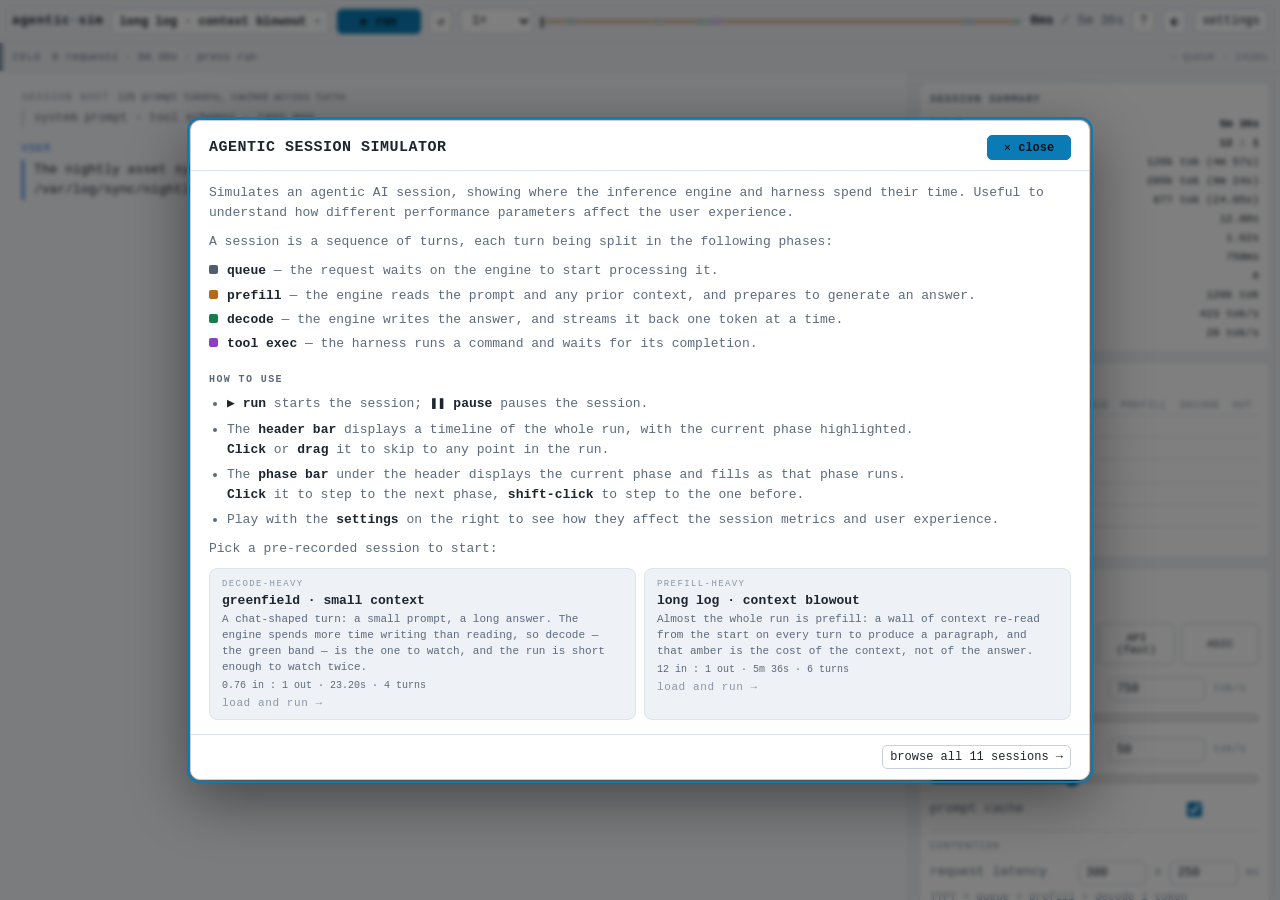
<file: index.html>
<!-- Generated by tools/build.mjs from src/. Edit src/, then run:
         node tools/build.mjs — hand edits to this file are overwritten. -->
<!doctype html>
<html lang="en">
<head>
<meta charset="utf-8">
<meta name="viewport" content="width=device-width, initial-scale=1">
<title>Agentic Session Simulator</title>
<style>
  :root {
    --bg: #0a0c10; --bg-2: #0e1218; --panel: #11161f; --panel-2: #151b26;
    --border: #1e2734; --border-2: #2a3546;
    --fg: #d6deeb; --fg-dim: #8d9bb0; --fg-dimmer: #5d6b80;
    --accent: #4ec9ff;   /* chrome only: buttons, focus, sliders, the decay curve */
    --user: #7fb2ff; --warn: #ff7b7b;
    /* The phase encoding, one colour per phase, shared by the phase bar and the bands
       on the seek bar. Queue is white — nothing has started for you yet, so it gets the
       absence of colour — and prefill holds the amber: at bar height prefill blue sat
       too close to decode green to tell apart. The light theme can't put a white band
       on a white panel, so there queue inverts to a dark neutral instead, and amber
       darkens to stay readable as phase text. */
    --queue: #f2f6fc; --prefill: #f0a35e; --decode: #6ee7a8; --tool: #cf8bff;
    --mono: ui-monospace, "SF Mono", SFMono-Regular, Menlo, Consolas, "Liberation Mono", monospace;
  }
  html[data-theme="light"] {
    --bg: #f7f8fa; --bg-2: #eef1f5; --panel: #ffffff; --panel-2: #f2f5f9;
    --border: #dde3ec; --border-2: #c6cfdd;
    --fg: #1d2530; --fg-dim: #5c6a7d; --fg-dimmer: #8a97a8;
    --accent: #0b7bb5;
    --user: #1f6feb; --warn: #c0392b;
    --queue: #4f5d73; --prefill: #b26a16; --decode: #157f4a; --tool: #8b3fc4;
  }
  * { box-sizing: border-box; }
  html, body { height: 100%; }
  body {
    margin: 0; background: var(--bg); color: var(--fg); font-family: var(--mono);
    font-size: 13px; line-height: 1.55; display: flex; flex-direction: column; overflow: hidden;
  }
  .topbar {
    display: flex; align-items: center; gap: 8px; padding: 8px 12px;
    background: var(--bg-2); border-bottom: 1px solid var(--border);
    flex: 0 0 auto; flex-wrap: wrap;
  }
  .brand { font-weight: 700; letter-spacing: .5px; white-space: nowrap; }
  .brand em { color: var(--accent); font-style: normal; }
  /* the session picker is a decision, not a naked dropdown, so the topbar hosts a button
     that opens the pop-up; the current name sits on it with room to truncate rather than
     widening the whole topbar on the longest scenario */
  button.picker {
    max-width: 232px; overflow: hidden; text-overflow: ellipsis; white-space: nowrap;
    font-weight: 600; text-align: left;
  }
  button.picker::after { content: ' ▾'; color: var(--fg-dimmer); }
  select, input[type="number"], button {
    font-family: inherit; font-size: 12px; color: var(--fg); background: var(--panel);
    border: 1px solid var(--border-2); border-radius: 5px; padding: 4px 7px;
  }
  button { cursor: pointer; }
  button:hover { border-color: var(--accent); color: var(--accent); }
  button.primary { background: var(--accent); border-color: var(--accent); color: #06121a; font-weight: 700; min-width: 84px; }
  button.primary:hover { filter: brightness(1.12); color: #06121a; }
  :focus-visible { outline: 2px solid var(--accent); outline-offset: 1px; }
  input[type="number"] { width: 96px; }
  input[type="checkbox"] { width: 15px; height: 15px; accent-color: var(--accent); }
  /* the two engine sliders were the only panel controls with no frame, so their bare UA
     track nearly vanished into the card. Same border as the number field above them, and
     padding so the thumb has room to sit inside it rather than ride the edge. The bottom
     margin keeps the framed box off the row beneath it, and is wider than the 4px the row
     above leaves, because each slider belongs to the field over it, not the one under. */
  input[type="range"] {
    width: 100%; accent-color: var(--accent); background: var(--panel);
    border: 1px solid var(--border-2); border-radius: 5px; padding: 4px 6px; margin: 0 0 6px;
  }
  /* the tail stays at the right edge whether it shares the header line or is pushed onto one
     of its own. A stretchy spacer only worked while everything fitted on a single line; once
     the header wrapped, the buttons sat at the left edge of the next line, so the same control
     moved between the two ends of the bar depending on width. An auto margin pins the edge. */
  .tail { margin-left: auto; display: flex; align-items: center; gap: 8px; flex: 0 0 auto; }
  .clock { color: var(--fg-dim); font-variant-numeric: tabular-nums; white-space: nowrap; }
  .clock b { color: var(--fg); font-weight: 600; }

  .seek {
    position: relative; height: 7px; flex: 1 1 120px; min-width: 90px;
    background: var(--panel-2); border: 1px solid var(--border); border-radius: 4px; cursor: pointer;
    touch-action: none;
  }
  /* the bar is the timeline drawn to scale, not a progress gradient: one band per
     phase run in that phase's colour, dimmed ahead of the playhead and full
     strength behind it. TL.segments lays out both strips, so the bands land where
     the phases actually happened rather than where an even blend would put them. */
  .seek .track, .seek .played {
    position: absolute; inset: 0; display: flex; overflow: hidden; border-radius: 3px;
  }
  .seek .track { opacity: .3; }
  .seek .played { clip-path: inset(0 100% 0 0); }
  .seek .seg { flex: 1 1 0; }
  .seek .seg[data-phase="queue"]   { background: var(--queue); }
  .seek .seg[data-phase="prefill"] { background: var(--prefill); }
  .seek .seg[data-phase="decode"]  { background: var(--decode); }
  .seek .seg[data-phase="tool"]    { background: var(--tool); }
  .seek .seg[data-phase="gap"]     { background: var(--border-2); }
  /* the playhead takes the colour of the phase it sits in, like the phase bar above, and
     a var(--bg) ring so it still reads against a played band of its own colour */
  .seek .head { position: absolute; top: -2px; width: 2px; height: 11px; background: var(--fg); left: 0; box-shadow: 0 0 0 1px var(--bg); }
  .seek[data-phase="queue"]   .head { background: var(--queue); }
  .seek[data-phase="prefill"] .head { background: var(--prefill); }
  .seek[data-phase="decode"]  .head { background: var(--decode); }
  .seek[data-phase="tool"]    .head { background: var(--tool); }

  /* One rectangle instead of a row of four chips: it names the phase it is in, takes
     that phase's colour (heading, stripe and wash all read from --c) and fills as the
     phase runs. Same encoding as the bands and the playhead, a third of the height,
     and unlike four fixed-minimum boxes it survives a narrow window. */
  .phasebar {
    --c: var(--fg-dimmer);
    position: relative; flex: 0 0 auto; overflow: hidden; user-select: none;
    display: flex; align-items: baseline; gap: 10px;
    padding: 7px 12px; background: var(--bg-2); border-bottom: 1px solid var(--border);
    box-shadow: inset 3px 0 0 var(--c);
    font-family: var(--mono); font-size: 11px; line-height: 1.3;
    cursor: pointer;   /* it steps to the next phase; see stepPhase */
  }
  .phasebar:hover { background: var(--panel); }
  .phasebar .k { position: relative; flex: 0 0 auto; font-size: 10px; font-weight: 600; letter-spacing: 1.5px; text-transform: uppercase; color: var(--c); white-space: nowrap; }
  /* min-width: 0 so the detail can actually shrink and ellipsize instead of pushing
     the bar wider than the window */
  .phasebar .v { position: relative; min-width: 0; flex: 1 1 auto; color: var(--fg-dim); font-variant-numeric: tabular-nums; white-space: nowrap; overflow: hidden; text-overflow: ellipsis; }
  /* the hint names where a click would land, so the control is discoverable without
     having to click it to find out */
  .phasebar .next { position: relative; flex: 0 0 auto; margin-left: auto; padding-left: 12px; color: var(--fg-dimmer); font-variant-numeric: tabular-nums; white-space: nowrap; }
  .phasebar:hover .next { color: var(--c); }
  /* the wash carries the progress as a tint, so it takes the phase colour at low alpha;
     the heading and stripe above stay full strength because opacity is per element */
  .phasebar .fill { position: absolute; left: 0; top: 0; bottom: 0; width: 0; background: var(--c); opacity: .13; }
  .phasebar[data-phase="queue"]   { --c: var(--queue); }
  .phasebar[data-phase="prefill"] { --c: var(--prefill); }
  .phasebar[data-phase="decode"]  { --c: var(--decode); }
  .phasebar[data-phase="tool"]    { --c: var(--tool); }
  /* the non-phases: harness overhead is the harness rather than the engine, and
     idle/done have nothing running — neither gets to borrow a phase's colour */
  .phasebar[data-phase="gap"], .phasebar[data-phase="idle"], .phasebar[data-phase="done"] { --c: var(--fg-dimmer); }

  main { flex: 1 1 auto; display: flex; min-height: 0; }
  /* The pane's scroll height is the session as far as it has been told — unrevealed blocks take
     no room — and under the last block, a cushion. follow() puts the end of the content at the
     end of the pane, so this padding is the space the newest line rests on rather than the pane's
     edge, and the message being written sits where you are looking instead of against the bottom
     border. It is min()-bounded on purpose: a scroll container counts its own padding in its
     scroll height, so a plain 40vh on a short window would lift the live line off the top of the
     pane it belongs to. The trade is that a session short enough to fit still has something to
     scroll — the bar says "there is more below", and the last part of that is rest. */
  .transcript { flex: 1 1 auto; overflow-y: auto; padding: 18px 22px min(40vh, 260px); }
  .panel {
    width: 372px; flex: 0 0 372px; border-left: 1px solid var(--border);
    background: var(--bg-2); overflow-y: auto; padding: 10px;
  }
  /* panel visibility lives on the root element so the head script can close it on a narrow
     window before first paint — a panel that shows and then vanishes is a flash */
  html.no-panel .panel { display: none; }

  /* Hidden until revealed, and out of the layout until then: no box, no room reserved, not in
     the a11y tree, not in find-in-page. A block grows the pane from the bottom as the run
     reveals it, so nothing above it shifts, and the end of the scroll range is the end of the
     session so far. Which is also why follow() must never be handed a block that is not
     revealed: one with no box reports a rect of nothing, and the pane would lurch to its top. */
  .msg { margin: 0 0 14px; }
  .msg:not(.shown) { display: none; }
  .tag {
    font-size: 10px; letter-spacing: 1.3px; text-transform: uppercase; color: var(--fg-dimmer);
    margin-bottom: 3px; display: flex; gap: 8px; align-items: baseline;
  }
  .tag .rt { color: var(--fg-dim); letter-spacing: 0; text-transform: none; }
  .msg.user .tag { color: var(--user); }
  .msg.user .body { border-left: 2px solid var(--user); padding-left: 10px; }
  .msg.system .body { border-left: 2px solid var(--border-2); padding-left: 10px; color: var(--fg-dim); font-size: 12px; }
  .msg.system .tag { color: var(--fg-dimmer); }
  .body { white-space: pre-wrap; word-break: break-word; }
  /* chain of thought: generated like any other token, shown as a dim draft above the
     answer it produced. Dim rather than hidden, and not italic or boxed, so it reads as
     the same voice at a lower volume instead of a second kind of content. */
  .body.cot { color: var(--fg-dimmer); }
  .toks { color: var(--fg-dimmer); }
  .toolcall {
    border: 1px solid var(--border-2); border-left: 2px solid var(--tool); border-radius: 6px;
    background: var(--panel); padding: 6px 10px; margin: 7px 0 0;
  }
  .toolcall .tag { color: var(--tool); margin-bottom: 2px; }
  .toolcall .args { color: var(--fg-dim); white-space: pre-wrap; word-break: break-word; }
  .toolout {
    border: 1px solid var(--border); border-left: 2px solid var(--border-2); border-radius: 6px;
    background: var(--panel-2); padding: 6px 10px; color: var(--fg-dim);
    white-space: pre-wrap; word-break: break-word; max-height: 250px; overflow-y: auto; position: relative;
  }
  .toolout.elided::after {
    content: ""; position: absolute; inset: auto 0 0 0; height: 56px;
    background: linear-gradient(transparent, var(--panel-2));
  }
  .msg.tool .tag { color: var(--fg-dim); }
  .cursor {
    display: inline-block; width: 7px; height: 1.05em; vertical-align: -.15em;
    background: var(--decode); margin-left: 1px; animation: blink 1s steps(1) infinite;
  }
  @keyframes blink { 50% { opacity: 0; } }
  .msg.streaming .cursor { animation: none; opacity: 1; }

  .card { border: 1px solid var(--border); border-radius: 8px; background: var(--panel); padding: 9px 10px; margin-bottom: 10px; }
  .card > h2 { font-size: 10px; letter-spacing: 1.4px; text-transform: uppercase; color: var(--fg-dim); margin: 0 0 8px; font-weight: 600; }
  .row { display: flex; align-items: center; gap: 8px; margin-bottom: 4px; }
  .row .cap { flex: 1 1 auto; color: var(--fg-dim); }
  .unit { color: var(--fg-dimmer); font-size: 11px; width: 46px; }
  /* One line for the pair the group is about, with the units to the right of their fields as
     everywhere else in the panel: the only concession to fitting both is a narrower unit
     column, since "ms" does not need the 46px the engine's "tok/s" is sized for. The ±
     between the fields reads as the relationship they have — jitter is the variation on that
     same wait, not a second setting beside it — and the row may wrap rather than clip if the
     panel ever gets tighter. */
  .row.duo { flex-wrap: wrap; }
  .row.duo .cap { white-space: nowrap; }
  .row.duo input[type="number"] { width: 68px; flex: 0 0 auto; }
  .row.duo .unit { width: auto; flex: 0 0 auto; }
  .row.duo .pm { flex: 0 0 auto; color: var(--fg-dimmer); }
  .hint { color: var(--fg-dimmer); font-size: 11px; }
  /* a group inside a card. Contention is a property of the engine rather than a thing next to it,
     and so is the decay curve — the shape those two speeds take — so both are set off with a rule
     and a caption instead of being promoted to a card of their own: the caption carries the
     definition on hover, the way the summary rows do, so the card stays a list of controls, and the
     rule between groups is what tells them apart now that the headings are gone */
  .gsub {
    margin: 10px 0 6px; padding-top: 8px; border-top: 1px solid var(--border);
    color: var(--fg-dimmer); font-size: 10px; letter-spacing: .1em; text-transform: uppercase;
    cursor: help;
  }
  /* …unless it opens the card, where the rule would sit under the card's own heading and draw a
     second one: the engine presets are the first thing in the engine card, and there is nothing
     above them to be set off from. */
  .card > .gsub:first-of-type { margin-top: 0; padding-top: 0; border-top: 0; }
  table { width: 100%; border-collapse: collapse; font-size: 11px; font-variant-numeric: tabular-nums; }
  th { text-align: left; color: var(--fg-dimmer); font-weight: 500; font-size: 10px; text-transform: uppercase; letter-spacing: .6px; padding: 2px 4px; }
  td { padding: 2px 4px; border-top: 1px solid var(--border); color: var(--fg-dim); }
  td.n { text-align: right; }
  tr.live td { color: var(--fg); }
  tr.pending td { opacity: .35; }
  /* the first request after a harness compaction pays a re-prefill: flag the row */
  tr.post-compact td:first-child { box-shadow: inset 4px 0 0 var(--warn); }
  /* the request rows are links into the transcript, so they take the pointer and a focus ring
     like anything else you click to go somewhere; the header row is not one of them */
  #reqTable tr[data-req] { cursor: pointer; }
  #reqTable tr[data-req]:hover td { color: var(--fg); }
  #reqTable tr[data-req]:focus-visible { outline: 2px solid var(--accent); outline-offset: -2px; }
  svg.chart { width: 100%; height: 132px; display: block; touch-action: none; }
  svg.chart .grid { stroke: var(--border); stroke-width: 1; }
  svg.chart .axis { fill: var(--fg-dimmer); font-size: 8px; font-family: var(--mono); }
  svg.chart path.line { fill: none; stroke: var(--accent); stroke-width: 1.75; }
  svg.chart path.area { fill: var(--accent); opacity: .1; stroke: none; }
  svg.chart circle { fill: var(--bg); stroke: var(--accent); stroke-width: 1.75; cursor: grab; }
  svg.chart circle:hover { fill: var(--accent); }
  .btns { display: flex; gap: 6px; flex-wrap: wrap; margin-top: 6px; }
  .btns button { flex: 1 1 auto; font-size: 11px; padding: 3px 6px; }
  /* the engine presets double as a read-out: the pressed one is the profile the fields are on right
     now, not the last button clicked. Same accent the page uses for state, no extra colour for it. */
  .btns button[aria-current="true"] { border-color: var(--accent); background: var(--panel-2); color: var(--accent); }
  /* Two rows of presets share one pattern: the engine profiles at the head of the engine card, and the
     named curves at the head of the curve card. Equal columns rather than the label-width boxes
     `.btns` gives by default, because a row of presets is one control with N options, not N buttons
     that happen to be next to each other — and unequal widths read as unequal weight, when `gentle`
     is no more of an option than `flat`. */
  .presets { flex-wrap: nowrap; margin-bottom: 8px; }
  .presets button { flex: 1 1 0; min-width: 0; text-align: center; }
  /* The engine presets get the wider gap: they are a group of their own at the head of the card and
     the two speed rows below are another, and with nothing under the buttons the prefill field sat
     right on top of them. Tighter than the 18px the `contention` group spends on its rule and caption,
     because there is no heading here to breathe under. */
  #profiles { margin-bottom: 12px; }
  /* …and its labels are longer than a quarter of the card, so that row is two lines deep: the long
     name wraps inside its column rather than widening it, and no button stands taller than its
     neighbours. `3.1em` is two lines of this row's 11px type at the body's 1.55 leading; the 8px is
     the padding (2 × 3) and border (2 × 1) every button already carries, so a one-line label sits
     centred in exactly twice the height it needed. */
  #profiles button { white-space: normal; display: grid; place-items: center; min-height: calc(3.1em + 8px); }
  dl.summary { margin: 0; display: grid; grid-template-columns: 1fr auto; gap: 2px 8px; font-size: 11px; }
  dl.summary dt { color: var(--fg-dimmer); }
  dl.summary dd { margin: 0; text-align: right; color: var(--fg); font-variant-numeric: tabular-nums; }
  /* the summary sits at the top of the panel because it is the thing you come back to
     after every settings change, and the first two rows are what it is for: where the
     wall time went, and the split between the two faces of inference */
  dl.summary dt.hi { color: var(--fg-dim); font-weight: 600; }
  dl.summary dd.hi { font-weight: 600; }
  /* every row has a hover note, so say so with the cursor rather than leaving the
     definitions undiscoverable; same affordance as the seek bands */
  /* one documentation mechanism for the whole page: a native note on hover, and the cursor
     says there is one to find */
  dl.summary [title], .ctl[title], .row[title], .gsub[title], .hint[title] { cursor: help; }
  /* ---- scenario picker pop-up ----
     a modal over the whole page: a dimmed backdrop behind a centered card listing the
     sessions. It uses the same panel/background variables as the side panel, so it reads as
     part of the app in either theme, and it scrolls independently under a fixed header. */
  .backdrop {
    position: fixed; inset: 0; background: rgba(0, 0, 0, .5); z-index: 40;
    backdrop-filter: blur(2px);
  }
  .pickerModal {
    position: fixed; inset: 0; margin: auto;
    width: min(760px, calc(100vw - 32px)); height: min(560px, calc(100vh - 64px));
    z-index: 50; background: var(--panel); border: 1px solid var(--border-2);
    border-radius: 10px; display: flex; flex-direction: column;
    box-shadow: 0 18px 60px rgba(0, 0, 0, .45);
  }
  .pickerModal[hidden], .backdrop[hidden] { display: none; }
  html.modal-open { overflow: hidden; }
  .pickHead {
    display: flex; align-items: baseline; gap: 12px; padding: 14px 18px 10px;
    border-bottom: 1px solid var(--border); flex: 0 0 auto;
  }
  .pickHead h2 { margin: 0 auto 0 0; font-size: 15px; letter-spacing: .5px; text-transform: uppercase; }
  .pickSub { color: var(--fg-dimmer); font-size: 11px; margin-right: 4px; min-width: 0; text-align: right; }
  .pickList {
    flex: 1 1 auto; overflow-y: auto; padding: 10px 14px 14px; display: grid;
    grid-template-columns: 1fr 1fr; gap: 8px; align-content: start;
  }
  .scenario {
    position: relative; border: 1px solid var(--border); border-radius: 8px;
    background: var(--bg-2); padding: 10px 12px; cursor: pointer;
  }
  .scenario:hover { border-color: var(--fg-dim); }
  .scenario:focus-visible { outline: 2px solid var(--accent); outline-offset: 1px; }
  /* the selected scenario keeps a subtle accent border for the keyboard-visible state, but
     the load state is signalled by a checkmark in the top corner — the clearest cue, one a
     border can read the same as hover */
  .scenario.current { border-color: var(--accent); background: var(--panel-2); }
  .scenario.current:hover { border-color: var(--accent); }
  .check {
    position: absolute; top: 8px; right: 10px; color: var(--accent);
    font-size: 16px; line-height: 1; font-weight: 700; opacity: 0;
    pointer-events: none;
  }
  .scenario.current .check { opacity: 1; }
  .scenarioHead { display: flex; flex-direction: column; gap: 3px; }
  .sName { font-weight: 700; font-size: 12px; line-height: 1.25; padding-right: 18px; }
  .sMeta { color: var(--fg-dim); font-size: 10px; font-variant-numeric: tabular-nums; }
  .sAbout { color: var(--fg-dim); font-size: 11px; line-height: 1.4; margin-top: 6px; }
  @media (max-width: 900px) {
    /* On a narrow window the panel is a view, not a sidebar. Stacked under the session it
     started a screen below the phase bar and both halves were too short to read, so the two
     swap instead: opening the panel takes everything under the bar, and closing it gives the
     room back to the session. Each view scrolls itself, so main does not scroll as well. */
    main { flex-direction: column; overflow: hidden; }
    .panel { width: 100%; flex: 1 1 auto; min-height: 0; border-left: none; }
    html:not(.no-panel) .transcript { display: none; }
    .pickerModal { width: calc(100vw - 16px); height: calc(100vh - 16px); border-radius: 6px; }
    .introModal { width: calc(100vw - 16px); height: calc(100vh - 16px); border-radius: 6px; }
    .pickHead { flex-wrap: wrap; }
    .pickSub { text-align: left; flex: 1 0 100%; order: 3; }
    .pickList { grid-template-columns: 1fr; }
  }

  /* ---- the guide pop-up ----
     The picker's machinery again, deliberately: a backdrop, one centred card, a fixed header over
     a body that scrolls itself. An explainer read before the run and a session chosen before the
     run are the same kind of thing — a decision, not a panel you skim beside the work — so they
     are built the same way and out of the same variables, and neither needs learning twice. */
  .introModal {
    position: fixed; inset: 0; margin: auto;
    width: min(900px, calc(100vw - 32px)); height: min(660px, calc(100vh - 48px));
    z-index: 50; background: var(--panel); border: 1px solid var(--border-2);
    border-radius: 10px; display: flex; flex-direction: column;
    box-shadow: 0 18px 60px rgba(0, 0, 0, .45);
  }
  .introModal[hidden] { display: none; }
  .introBody { flex: 1 1 auto; overflow-y: auto; padding: 12px 18px 18px; }
  /* the prose runs the full width of the panel: a measure cap here reads as a column that stopped
     early, with the right-hand third of the card empty and every paragraph breaking twice */
  .introBody p { margin: 0 0 9px; color: var(--fg-dim); }
  .introBody b { color: var(--fg); font-weight: 600; }
  .introBody h3 {
    font-size: 10px; letter-spacing: 1.4px; text-transform: uppercase; color: var(--fg-dim);
    margin: 18px 0 7px; font-weight: 600;
  }
  /* the four phases, in the colours the whole page already uses for them: the legend and the bands
     under it are one encoding, so the guide teaches the bar rather than a second vocabulary */
  .legend { list-style: none; margin: 0 0 10px; padding: 0; display: grid; gap: 4px; }
  .legend li { display: flex; gap: 9px; align-items: baseline; color: var(--fg-dim); }
  .legend .dot { flex: 0 0 auto; width: 9px; height: 9px; border-radius: 2px; }
  .dot.q { background: var(--queue); } .dot.p { background: var(--prefill); }
  .dot.d { background: var(--decode); } .dot.t { background: var(--tool); }
  /* the walk-through and the settings list are one shape — a name in the page's own colour over the
     sentence that explains it — so they share a rule rather than two that happen to agree. The bottom
     margin is for the paragraph that follows the walk-through; where a heading follows the settings
     list instead, its larger top margin swallows this one, as adjacent margins do. */
  .steps, .specs {
    margin: 0 0 9px; padding-left: 18px; display: grid; gap: 5px; color: var(--fg-dim);
  }
  .keys { display: grid; grid-template-columns: max-content 1fr; gap: 3px 14px; margin: 0; }
  .keys dt { color: var(--fg); white-space: nowrap; font-variant-numeric: tabular-nums; }
  .keys dd { margin: 0; color: var(--fg-dim); }
  /* the two shapes are buttons, not cards with a click handler on them: choosing one is the one
     action the guide has, so it gets the focus ring, Enter and Space for nothing */
  .introShapes { display: grid; grid-template-columns: 1fr 1fr; gap: 8px; }
  .shape {
    display: flex; flex-direction: column; gap: 4px; text-align: left; cursor: pointer;
    background: var(--bg-2); border: 1px solid var(--border); border-radius: 8px;
    padding: 10px 12px; font-family: var(--mono); font-size: 11px; color: var(--fg-dim);
  }
  /* the page tints a hovered button right through to its text, which on a card would paint the
     whole paragraph accent; only the verb at the bottom takes the colour */
  .shape:hover { color: var(--fg-dim); border-color: var(--fg-dim); }
  .shape:hover .shapeGo { color: var(--accent); }
  .shapeKicker { color: var(--fg-dimmer); font-size: 9px; letter-spacing: 1.4px; text-transform: uppercase; }
  .shapeName { color: var(--fg); font-size: 13px; font-weight: 700; }
  .shapeCopy { line-height: 1.45; }
  .shapeStats { color: var(--fg-dim); font-variant-numeric: tabular-nums; font-size: 10px; }
  .shapeGo { margin-top: 2px; color: var(--fg-dimmer); letter-spacing: .6px; }
  .introFoot {
    flex: 0 0 auto; display: flex; align-items: center; gap: 12px;
    padding: 10px 18px; border-top: 1px solid var(--border); font-size: 11px; color: var(--fg-dimmer);
  }
  /* one action, held to the bottom by the footer rather than left at the end of the prose: the body
     scrolls, and the way to the rest of the corpus should still be there when it does */
  #introBrowse { margin-left: auto; }
  @media (max-width: 700px) {
    /* two shapes side by side need about 600px to keep their prose readable; below that the
       comparison is better read one under the other than as two columns of narrow type */
    .introShapes { grid-template-columns: 1fr; }
    .keys { grid-template-columns: 1fr; gap: 0; }
    .keys dt { margin-top: 6px; }
  }
</style>
<script>
/* Apply the theme before first paint: explicit ?theme= wins, otherwise follow
   the OS. window.AS_THEME is the single source the boot config reads, so the
   resolved theme can't disagree between head and script. */
(function () {
  var t = new URLSearchParams(location.search).get('theme');
  t = (t === 'light' || t === 'dark')
    ? t
    : ((window.matchMedia && window.matchMedia('(prefers-color-scheme: light)').matches) ? 'light' : 'dark');
  window.AS_THEME = t;
  document.documentElement.dataset.theme = t;
  /* On a narrow window the panel is a whole view rather than a sidebar, so the two cannot be
     up together. The session is the thing worth seeing, so it gets the space on load and the
     **settings** button in the header swaps between them. Decided here, before paint, for the same
     reason the theme is: opening the panel should not be the page's first motion. */
  if (window.matchMedia && window.matchMedia('(max-width: 900px)').matches)
    document.documentElement.classList.add('no-panel');
})();
</script>
</head>
<body>

<header class="topbar">
  <div class="brand">agentic<em>·</em>sim</div>
  <button id="pickSession" class="picker" title="Choose a built-in session scenario" aria-haspopup="dialog"></button>
  <button id="play" class="primary">▶ run</button>
  <button id="restart" title="Restart (R)">↺</button>
  <select id="speed" title="Playback speed"></select>
  <div class="seek" id="seek" role="slider" tabindex="0" aria-label="seek the run" aria-valuemin="0"><div class="track"></div><div class="played"></div><div class="head"></div></div>
  <div class="clock"><b id="tcur">0.00s</b> / <span id="tdur">0.00s</span></div>
  <div class="tail">
    <button id="introBtn" title="What this is, and the shortcuts" aria-label="about this tool">?</button>
    <button id="theme" title="Toggle theme" aria-label="toggle theme">◐</button>
    <button id="panelToggle" title="Toggle settings" aria-expanded="false">settings</button>
  </div>
</header>

<div class="phasebar" id="phase" data-phase="idle" role="button" tabindex="0"
     title="The phase the engine is in right now — queue, prefill, decode or tool call. Click (or enter/space) to step to the next phase, shift-click to step to the one before.">
  <div class="fill"></div><span class="k">idle</span><span class="v">—</span><span class="next"></span>
</div>

<main>
  <section class="transcript" id="transcript"></section>
  <aside class="panel" id="panel">
    <div class="card">
      <h2>Session summary</h2>
      <dl class="summary" id="summary"></dl>
    </div>

    <!-- the per-request rows are the detail behind the summary's totals, so they ride directly
         under that card rather than below the controls: a settings change re-renders them along
         with the summary, and the two are meant to be read together without scrolling -->
    <div class="card">
      <h2>Requests history</h2>
      <table id="reqTable"></table>
    </div>

    <div class="card">
      <h2>Engine</h2>
      <!-- named profiles for three of the things this card holds — the two speeds below and the request
           wait under that; the decay curve at the card's foot is deliberately not one of them. They
           come first because that is the order the card is read in — pick a machine,
           then adjust it — and because pressing one is what most people do with this card, not a
           discovery they make after they have already set three sliders. The buttons are built from
           PROFILES in the script, one source for the label, the note under it and the values written,
           so this holds the heading and the row they land in. The heading is a group caption like
           `contention` and carries the definition on hover the same way; it spends no rule above it,
           because there is nothing above it to be set off from. -->
      <div class="gsub"
           title="A machine, as prefill speed, decode speed and request latency — the three settings each button writes. The decay curve, the jitter and the prompt cache stay where they are. A button reads as current only while all three fields still match it.">engine presets</div>
      <div class="btns presets" id="profiles"></div>
      <!-- the name is a caption, not a label pointing at the control: a browser suppresses the
           title tooltip on such a label, and that is exactly the text you hover to learn what a
           setting means. So the row carries the note once and everything inside it — caption,
           field, unit, slider — answers with it by inheritance, while the control keeps its
           accessible name through aria-labelledby. What is given up is click-to-focus on the
           name; the field and slider are still clicked directly. -->
      <div class="ctl" title="Tokens per second while processing the prompt. A request re-reads only the part of the context that is not cached (if enabled), that is, the part that was added since the last request. Prefill speed decays as the context grows, following the decay curve.">
        <div class="row"><span class="cap" id="prefillName">prefill speed</span><input id="prefill" type="number" min="50" max="100000" step="50" aria-labelledby="prefillName"><span class="unit">tok/s</span></div>
        <input id="prefillRange" aria-label="prefill speed, as a slider" type="range" min="0" max="100" step="0.5">
      </div>
      <div class="ctl" title="Tokens per second while generating output: prose, chain of thought and tool calls. Decode speed decays as the context grows, following the decay curve.">
        <div class="row"><span class="cap" id="decodeName">decode speed</span><input id="decode" type="number" min="0" max="10000" step="5" aria-labelledby="decodeName"><span class="unit">tok/s</span></div>
        <input id="decodeRange" aria-label="decode speed, as a slider" type="range" min="0" max="100" step="0.5">
      </div>
      <div class="row" title="Cache prompt tokens between requests, so the engine does not have to re-process them on every turn. The cache is invalidated by a context compaction."><span class="cap" id="cacheName">prompt cache</span><input id="cache" type="checkbox" aria-labelledby="cacheName"><span class="unit"></span></div>
      <div class="gsub"
           title="Waits the engine imposes outside the model's own work. With latency and jitter both at zero, the run is a pure throughput model.">contention</div>
      <div class="row duo" title="Time it takes for the engine to start working on a request."><span class="cap" id="latencyName">request latency</span><input id="latency" type="number" min="0" max="120000" step="50" aria-labelledby="latencyName"><span class="pm" aria-hidden="true">±</span><input id="jitter" type="number" min="0" max="60000" step="50" aria-label="time variation in the request latency, in ms" title="Time variation in the request latency: each request waits a little more or a little less."><span class="unit">ms</span></div>
      <div class="hint" id="engineHint" title="Time to first token — how long before anything arrives: the queue wait, the prefill, and one decoded token."></div>
      <!-- the decay curve is not a setting beside these ones; it is the shape of the two speeds above,
           since each is a rate *at a point on this curve*. So it closes the engine card as a group in
           `contention`'s idiom — caption carrying the definition on hover, no heading of its own —
           rather than being the card after the one it has to be read against. -->
      <div class="gsub"
           title="How much of full speed the engine still manages as the context grows. Each point is a context size and the percentage of the prefill and decode speeds above that survives at it; both of them follow this curve. A preset writes this curve and the points table under it, and nothing else.">throughput decay curve · <span id="curveN">N</span>-point</div>
      <!-- the four named curves go above the thing they replace: pressing one redraws the chart and
           rewrites the table under it, so the choice comes first and its result after, the same way
           the engine presets sit above the fields they write. Equal quarters of the card for the same
           reason too, but one line tall — these four names fit a column without help, so they take no
           second line, and what each one means is on its hover note instead. The note is not here: it
           travels with the points it describes, in CURVES, and the script puts it on the button, so a
           name and the shape it loads cannot be edited apart. What is said here instead, on the
           caption like `engine presets` says its own, is what any of the four writes — once for the
           row, rather than four times over on its buttons. -->
      <div class="btns presets" id="curvePresets">
        <button data-curve="flat">flat</button>
        <button data-curve="gentle">gentle</button>
        <button data-curve="steep">steep</button>
        <button data-curve="cliff">cliff</button>
      </div>
      <svg class="chart" id="curveChart" viewBox="0 0 320 132" preserveAspectRatio="none"></svg>
      <table id="curveTable"></table>
      <!-- the one action on the table sits under it, and it needs no rule of its own to span the row:
           `.btns button` is `flex: 1 1 auto`, so a lone button in the row is the whole row -->
      <div class="btns"><button id="addPoint">+ point</button></div>
    </div>

  </aside>
</main>

<div class="backdrop" id="introBackdrop" hidden></div>
<!-- the guide: what the tool is, the phases and settings it works from, and two sessions to start
     with. Static prose in markup, because it is read rather than driven; the two cards under it are
     the only part the script fills, because their numbers are measured at the settings in force. It
     sits before the picker in the document so the picker, on the same z-index, stacks above it. -->
<div class="introModal" id="introModal" role="dialog" aria-modal="true"
     aria-labelledby="introTitle" tabindex="-1" hidden>
  <header class="pickHead">
    <h2 id="introTitle">Agentic Session Simulator</h2>
    <button id="introClose" class="primary" title="Close (Esc)">✕ close</button>
  </header>

  <div class="introBody">
    <p>
      Simulates an agentic AI session, showing where the inference engine and harness spend their time.
      Useful to understand how different performance parameters affect the user experience.
    </p>

    <p>A session is a sequence of turns, each turn being split in the following phases:</p>
    <ul class="legend">
      <li><i class="dot q"></i><span><b>queue</b> — the request waits on the engine to start processing it.</span></li>
      <li><i class="dot p"></i><span><b>prefill</b> — the engine reads the prompt and any prior context, and prepares to generate an answer.</span></li>
      <li><i class="dot d"></i><span><b>decode</b> — the engine writes the answer, and streams it back one token at a time.</span></li>
      <li><i class="dot t"></i><span><b>tool exec</b> — the harness runs a command and waits for its completion.</span></li>
    </ul>

    <h3>How to use</h3>
    <ul class="steps">
      <li><b>▶ run</b> starts the session; <b>❚❚ pause</b> pauses the session.</li>
      <li>The <b>header bar</b> displays a timeline of the whole run, with the current phase
        highlighted.<br><b>Click</b> or <b>drag</b> it to skip to any point in the run.</li>
      <li>The <b>phase bar</b> under the header displays the current phase and fills as that phase
        runs.<br><b>Click</b> it to step to the next phase, <b>shift-click</b> to step to the one
        before.</li>
      <li>Play with the <b>settings</b> on the right to see how they affect the session metrics and
        user experience.</li>
    </ul>

    <p>Pick a pre-recorded session to start:</p>
    <div class="introShapes" id="introShapes"></div>

    <h3>Inference engine options</h3>
    <ul class="specs">
      <li><b>prefill speed</b> — rate at which the engine can read the prompt and context.</li>
      <li><b>decode speed</b> — rate at which the engine can generate and stream the answer.</li>
      <li><b>engine presets</b> — a named machine as prefill, decode and request latency.</li>
      <li><b>prompt cache</b> — whether the engine re-reads the prompt and context every turn, or
        reuses them.</li>
      <li><b>request latency</b> — how long the request waits before the engine starts processing it.</li>
      <li><b>throughput decay curve</b> — how the engine's throughput decreases as the context grows.</li>
    </ul>

    <h3>Shortcuts</h3>
    <dl class="keys">
      <dt>space</dt><dd>play / pause</dd>
      <dt>R</dt><dd>restart from zero</dd>
      <dt>← →</dt><dd>seek one second, <b>shift</b> five</dd>
      <dt id="introSpeedKeys">1 – 7</dt><dd>playback speed, <span id="introSpeedRange">0.25× – 16×</span></dd>
      <dt>esc</dt><dd>close the panel in front</dd>
    </dl>
  </div>

  <footer class="introFoot">
    <button id="introBrowse">browse all sessions →</button>
  </footer>
</div>

<div class="backdrop" id="scenarioBackdrop" hidden></div>
<div class="pickerModal" id="scenarioPicker" role="dialog" aria-modal="true"
     aria-labelledby="scenarioPickerTitle" tabindex="-1" hidden>
  <header class="pickHead">
    <h2 id="scenarioPickerTitle">Choose a session</h2>
    <span class="pickSub">each measured at your current settings</span>
    <button id="pickClose" class="primary" title="Close (Esc)">✕ close</button>
  </header>
  <div class="pickList" id="scenarioList"></div>
</div>

<script>
'use strict';
/* ============================================================================
   Agentic Session Simulator
   Models the two faces of LLM inference: a prefill burst over the whole prompt,
   then a token-at-a-time decode that slows as session context grows, with an
   optional queue wait in front of each request, for a system under contention.
   ========================================================================== */

/* IIFE so the page's many top-level names — above all `scrollBy`, which would otherwise
   overwrite the DOM's window.scrollBy — stay off the global object. Only `window.AS` is
   exported, for the console and the selftest. */
(function () {

/* ------------------------------- corpus ---------------------------------
   simTokens = prompt tokens a tool result drags into context without the
   literal text being written out here (shown as an elided preview).        */
const SESSIONS = [
  {
    id: 'greenfield',
    name: 'greenfield · small context',
    about: 'A clean, small feature add — a --json flag on a 14-line CLI. Tiny context that never grows, tiny tool results, almost no cache to be had. The baseline the other shapes are read against: what a single focused coding turn looks like before any context, curve or cache question becomes interesting.',
    bootTokens: 6200,
    steps: [
      { role: 'user', text: 'Add a --json flag to tools/whoami.py that prints the resolved config as JSON. Keep the existing output paths untouched.' },
      { role: 'assistant', cot:
        'Two things make a --json flag expensive rather than trivial: a formatter that has to learn every type in the config, or a printing path shared with the human output that would now print twice. So find the seam before writing anything. The place where the command decides how to print is the only honest place to branch. If the parser is built at import time the test helper will see the new flag; if it is built inside main() it will not, and I would be shipping a test that asserts nothing while looking green.',
              text: 'Reading the CLI entry point before I touch anything, so I add the flag on the existing argparse object instead of inventing a second parser.',
        tool: { name: 'Read', args: 'tools/whoami.py' } },
      { role: 'tool', name: 'Read', execMs: 140, text:
'1  import argparse\n2  import sys\n3\n4  from whoami.config import load\n5\n6  def main(argv=None):\n7      p = argparse.ArgumentParser(prog="whoami")\n8      p.add_argument("--plain", action="store_true")\n9      args = p.parse_args(argv)\n10     cfg = load()\n11     print(cfg.summary() if args.plain else cfg.pretty())\n12\n13 if __name__ == "__main__":\n14     sys.exit(main())' },
      { role: 'assistant', text: 'Small file, one obvious seam. I will add --json beside --plain and put both in a mutually exclusive group, so nobody can ask for two different renderings of the same object at once and stdout stays machine parseable. The JSON comes from the same load() result the other paths use, rather than re-reading config off disk, which would let the two disagree if a config file changed mid run.',
        tool: { name: 'Edit', args: 'tools/whoami.py · add --json, mutually exclusive with --plain' } },
      { role: 'tool', name: 'Edit', execMs: 70, text:
'--- a/tools/whoami.py\n+++ b/tools/whoami.py\n@@\n-p.add_argument("--plain", action="store_true")\n+group = p.add_mutually_exclusive_group()\n+group.add_argument("--plain", action="store_true")\n+group.add_argument("--json", action="store_true",\n+                   help="print resolved config as JSON")\n@@\n-    print(cfg.summary() if args.plain else cfg.pretty())\n+    if args.json:\n+        print(json.dumps(cfg.as_dict(), indent=2, sort_keys=True))\n+    elif args.plain:\n+        print(cfg.summary())\n+    else:\n+        print(cfg.pretty())' },
      { role: 'assistant', text: 'That diff references json but never imports it, so the new flag would raise NameError on first use while the old paths still looked fine. Adding the import and a smoke test for it.',
        tool: { name: 'Edit', args: 'tools/whoami.py · import json' } },
      { role: 'tool', name: 'Edit', execMs: 60, text:
'--- a/tools/whoami.py\n+++ b/tools/whoami.py\n@@\n import argparse\n+import json\n import sys' },
      { role: 'assistant', cot:
        'Before I call this finished: the new flag has one test, it passes, and the old paths still produce byte identical output. The one thing I have not seen is the failure case - a config that cannot be serialised would now raise from inside the flag rather than the command. That is acceptable here because the config is plain data by construction, and adding a handler for it would be speculative. State the limit rather than pretend it is covered.',
              text: 'Done. whoami --json prints the resolved config as JSON sorted by key, and --plain plus the default pretty output are byte for byte what they were before. Two tests added: one asserting the JSON round trips through json.loads with the expected keys, one asserting --json --plain exits with the argparse exclusivity error rather than picking a winner.' }
    ]
  },
  {
    id: 'bug-hunt',
    name: 'bug hunt · medium context',
    about: 'A flaky test that fails 1 run in 8 on CI but never locally — an ordering hazard the pool exposes only when the machine is busy. Medium, gradually growing context as grep, read and edit tighten the frame. The fault-finding arc: is the test wrong or the scheduler wrong?',
    bootTokens: 9400,
    steps: [
      { role: 'user', text: 'tests/test_scheduler.py::test_drain_order fails about 1 run in 8 on CI but never locally. Find the real cause and fix it, not with a sleep.' },
      { role: 'assistant', text: 'Flaky in CI and clean locally usually means one of three things: a real timing dependency, ordering that only holds when the machine is idle, or state leaking between tests. Checking the test body first, then whatever shared state it leans on.',
        tool: { name: 'Grep', args: 'test_drain_order -n -A24 tests/test_scheduler.py' } },
      { role: 'tool', name: 'Grep', execMs: 260, text:
'58-def test_drain_order():\n59-    sched = Scheduler(threads=4)\n60-    for job in make_jobs(64):\n61-        sched.submit(job)\n62-    sched.drain(timeout=2.0)\n63-    assert [r.index for r in sched.results] == list(range(64))' },
      { role: 'assistant', cot:
        'Before reading the scheduler I want to know which of two bugs this is. If drain() is documented as ordered, the pool is wrong and the fix belongs in the scheduler. If nothing promises order, the test demands a property nobody sold, and teaching the scheduler to satisfy it would serialise work meant to overlap - a real regression dressed up as a fix. The message reads like it was written against a single threaded run, which makes me suspect the test, but suspicion is not evidence. The docstring and the other callers of drain() decide it.',
              text: 'The assertion demands strict submission order out of a four thread pool. Nothing in the docstring says drain() is ordered, so either the contract is real and the implementation is wrong, or the contract does not exist and the test is asserting a coincidence. Reading drain to see which.',
        tool: { name: 'Read', args: 'src/agentic/scheduler.py:118-164' } },
      { role: 'tool', name: 'Read', execMs: 180, simTokens: 5200, text:
'118\t    def drain(self, timeout):\n119\t        deadline = time.monotonic() + timeout\n120\t        while not self._queue.empty() or self._inflight:\n121\t            try:\n122\t                done = self._done.get(timeout=0.05)\n123\t            except Empty:\n124\t                if time.monotonic() > deadline:\n125\t                    raise TimeoutError("drain")\n126\t                continue\n127\t            self.results.append(done)\n128\t            self._inflight -= 1' },
      { role: 'assistant', text: 'Found it. results is append order, and append happens on completion, so drain returns completion order. Locally the queue is empty before the workers can pile up, four threads pick jobs off in submission order, and completion order happens to match, so the test passes by luck. On a loaded CI box the first few jobs land in different workers at different times and the order breaks. The docstring for results claims ordered output, so the implementation is the buggy side, not the test.',
        tool: { name: 'Edit', args: 'src/agentic/scheduler.py · buffer results by submission index, flush ordered' } },
      { role: 'tool', name: 'Edit', execMs: 90, text:
'--- a/src/agentic/scheduler.py\n+++ b/src/agentic/scheduler.py\n@@\n-            self.results.append(done)\n+            self._pending[done.index] = done\n+            while self._next in self._pending:\n+                self.results.append(self._pending.pop(self._next))\n+                self._next += 1\n             self._inflight -= 1' },
      { role: 'assistant', text: 'Now ordering is enforced by the scheduler instead of by thread luck. Running the whole suite in a loop pinned to a single core to reproduce the starved CI condition.',
        tool: { name: 'Bash', args: 'for i in $(seq 40); do taskset -c 0 pytest tests/test_scheduler.py -q || break; done' } },
      { role: 'tool', name: 'Bash', execMs: 4200, simTokens: 3800, text:
'40 runs, 0 failures\n112 passed in 38.42s\n(3x slower under taskset -c 0, as expected)' },
      { role: 'assistant', text: '40 consecutive runs on one core, no failures; it failed roughly 5 of 40 before the change on the same box. I also tightened the test to submit jobs that finish out of order on purpose, so it now fails loudly if the ordering guarantee regresses instead of passing on a quiet machine.' }
    ]
  },
  {
    id: 'long-log',
    name: 'long log · context blowout',
    about: 'An OOM in a nightly sync worker, diagnosed by reading a log that blows context up to ~126k tokens. The curve-grind showcase: prefill dominates decode (see the ratio on the right), and the cache is the whole reason the run is a couple of minutes instead of many.',
    bootTokens: 11800,
    steps: [
      { role: 'user', text: 'The nightly asset sync worker gets OOM killed around 03:10 most nights. Logs are in /var/log/sync/nightly.log. Find the cause and propose a fix.' },
      { role: 'assistant', cot:
        'A kill in the small hours after hours of clean work has two shapes. Memory that creeps until the cgroup takes the process, or one operation larger than everything around it. In a summary they look identical; in the raw lines they read completely differently, because a creep has a slope and an outlier has a gap of silence before it. So the cheap discriminator first: how big is the file and what do the last lines actually say. If the tail slopes I need a series. If it shows one enormous listing I need only that window and nothing else.',
              text: 'Pulling the log shape first, then the tail around the kill window, so I know whether this is a slow leak or one oversized operation.',
        tool: { name: 'Bash', args: 'wc -l /var/log/sync/nightly.log && tail -n 400 /var/log/sync/nightly.log' } },
      { role: 'tool', name: 'Bash', execMs: 1400, simTokens: 31000, text:
'284113 /var/log/sync/nightly.log\n03:04:12 INFO  sync.assets  bucket=media-raw listed 41,208 keys\n03:05:58 INFO  sync.assets  bucket=media-raw listed 96,733 keys\n03:07:40 WARN  sync.assets  heap 2.1GB rss 3.4GB inflight=128\n03:09:02 WARN  sync.assets  heap 3.8GB rss 5.9GB inflight=128\n03:10:11 ERROR kernel    Memory cgroup out of memory: Killed process 2291 (python)' },
      { role: 'assistant', text: 'rss climbs monotonically while inflight stays pinned at 128, so the backlog is not sitting in the work queue, it is retained per item somewhere. The kill lands right as the media-raw listing finishes. Reading the listing path.',
        tool: { name: 'Read', args: 'src/sync/assets.py:1-160' } },
      { role: 'tool', name: 'Read', execMs: 220, simTokens: 12400, text:
'61\tdef iter_keys(bucket):\n62\t    keys = []\n63\t    for page in client.list_objects(bucket):\n64\t        for obj in page:\n65\t            keys.append(Asset(bucket, obj))   # retains the whole listing\n66\t    return keys' },
      { role: 'assistant', text: 'There it is. iter_keys materialises every Asset for the bucket before the consumer asks for a single one, then hands the list to a loop that processes one at a time. 96k objects is the OOM, and the timing lines up exactly with the media-raw listing completing at 03:10. Two changes: yield instead of accumulate, and hold at most one page so a slow consumer cannot pin the whole listing alive.',
        tool: { name: 'Edit', args: 'src/sync/assets.py · iter_keys -> generator with bounded page retention' } },
      { role: 'tool', name: 'Edit', execMs: 80, text:
'--- a/src/sync/assets.py\n+++ b/src/sync/assets.py\n@@\n-def iter_keys(bucket):\n-    keys = []\n-    for page in client.list_objects(bucket):\n-        for obj in page:\n-            keys.append(Asset(bucket, obj))\n-    return keys\n+def iter_keys(bucket, prefetch=2):\n+    pages = client.list_objects(bucket)\n+    with bounded_prefetch(pages, prefetch) as page:\n+        for obj in page:\n+            yield Asset(bucket, obj)' },
      { role: 'assistant', text: 'Running it against media-raw on staging with the memory profiler attached, since a generator is only a fix if nothing downstream forced it back into a list.',
        tool: { name: 'Bash', args: 'python -m sync --bucket media-raw --dry-run --profile-mem | tail -n 40' } },
      { role: 'tool', name: 'Bash', execMs: 9000, simTokens: 62000, text:
'bucket=media-raw keys=96,733 elapsed=611s\npeak rss 410MB  (baseline 5.9GB)\ngc gen2 collections 118 -> 14\n2 assets raised ValueError during HEAD probe (pre-existing, unrelated)' },
      { role: 'assistant', text: 'Peak rss is down by well over an order of magnitude, so the OOM cause is confirmed rather than merely plausible. The two ValueError probes show up on the baseline run too; checking whether they are counted as failures before I call this done.',
        tool: { name: 'Bash', args: 'git stash && python -m sync --bucket media-raw --dry-run 2>&1 | grep -c ValueError' } },
      { role: 'tool', name: 'Bash', execMs: 2100, simTokens: 8000, text: '2   (identical on baseline, pre-existing)' },
      { role: 'assistant', text: 'Confirmed pre-existing and unrelated to this change. Summary: peak rss 5.9GB down to 410MB on the night that used to die, wall time within 3% because the bounded prefetch still hides page latency, gc gen2 pressure way down as a side effect of not holding a 96k element list. The 03:10 kill should be gone; the follow up worth opening is that the HEAD probe path swallows ValueError, which is a correctness bug, not a memory one.' }
    ]
  },
  {
    id: 'deep-fix',
    name: 'deep fix · harness compaction',
    about: 'A render pipeline RSS leak, with a harness compaction mid-session: context spikes to ~70k, the history is collapsed to a summary, and the prefix cache is blown away. The two-sided trade — compaction shortens the run but destroys cache reuse — visible in one session.',
    bootTokens: 12000,
    steps: [
      { role: 'user', text: 'The render pipeline RSS grows about 40MB per frame-snapshot export batch on the viewer box. Logs are in /var/log/viewer/render.log from last night\'s run. Find the leak and fix it so a batch can finish without the box swapping.' },
      { role: 'assistant', text: 'Same playbook as the sync worker: pull the log shape, then the window where RSS climbs, and find what holds decoded frames between batches. Checking the log around the export window first.',
        tool: { name: 'Bash', args: 'wc -l /var/log/viewer/render.log && grep -n "export batch\\|heap" /var/log/viewer/render.log | tail -n 60' } },
      { role: 'tool', name: 'Bash', execMs: 1600, simTokens: 26000, text:
'03:12:01 export batch 1142 start rss 512MB frames=9600\n03:12:07 export batch 1142 frame 6004/9600 heap 1.8GB rss 2.4GB\n03:12:11 export batch 1142 frame 8060/9600 heap 2.9GB rss 3.6GB\n03:12:14 export batch 1142 done rss 3.9GB free 60MB\nassert EXPORT_OK after rss self-check' },
      { role: 'assistant', cot:
        'A leak that crosses batches would leave the floor higher every time; this floor is level, so the retention is scoped to the export and everything held at the end of a batch is released at its boundary. That means I am looking for something that accumulates per frame and is only let go when the batch closes - a registry, a cache keyed by frame id, a list appended to by a callback nobody unsubscribes. The exporter holds per-frame state and does not let go until the batch closes, so I read the exporter before anything else.',
              text: 'rss climbs steadily across frames and never drops within the batch, so frames are being retained somewhere for the whole export rather than released per frame. heap between batches stays flat while the next batch starts from the elevated rss, which means the leak is not per-batch — it is per frame inside export. Reading the exporter to find the list holding them.',
        tool: { name: 'Read', args: 'src/viewer/exporter.py:1-220' } },
      { role: 'tool', name: 'Read', execMs: 240, simTokens: 31000, text:
'114\tdef export_batch(self, frames):\n115\t    # frames arrive decoded; export keeps them until the flush\n116\t    self._pending = self._pending + list(frames)\n117\t    flush = len(self._pending) >= self.batch_size\n118\t    if flush:\n119\t        self._flush()\n120\t        self._pending = []' },
      { role: 'compact', execMs: 3200, simTokens: 6200, text:
'Session so far: viewer box, render pipeline RSS +40MB per export batch, last night run in /var/log/viewer/render.log. Log shows heap climbs per frame inside a batch and never drops across batches; exporter.py:114-120 accumulates self._pending across all incoming frames and only clears on flush, so decoded frames are retained for the whole batch — the suspected leak. Next step: replace the list accumulation with a streaming flush that writes frames as they decode.' },
      { role: 'assistant', text: 'The accumulation is the leak — self._pending grows for the whole batch before a single flush. I will flush incrementally: fill a fixed window, flush it, and let the decoder stream into the next window so only one window of decoded frames is ever resident.',
        tool: { name: 'Edit', args: 'src/viewer/exporter.py · stream frames, flush in fixed windows' } },
      { role: 'tool', name: 'Edit', execMs: 110, text:
'--- a/src/viewer/exporter.py\n+++ b/src/viewer/exporter.py\n@@\n-        self._pending = self._pending + list(frames)\n-        flush = len(self._pending) >= self.batch_size\n-        if flush:\n-            self._flush()\n-            self._pending = []\n+        for frame in frames:\n+            self._pending.append(frame)\n+            if len(self._pending) >= self.window:\n+                self._flush()' },
      { role: 'assistant', text: 'Now the same batch replay with the profiler attached, so I am measuring the exporter and not the graph pipeline.',
        tool: { name: 'Bash', args: 'python -m viewer exporter --replay /var/log/viewer/render.log --dry-run --profile' } },
      { role: 'tool', name: 'Bash', execMs: 4200, simTokens: 12000, text:
'batch 1142 replay: peak rss 640MB (was 3.9GB), frames 9600 processed\nexport completed, EXPORT_OK\nwall 94% of baseline, within noise' },
      { role: 'assistant', text: 'Peak rss is down from 3.9GB to 640MB on the same replay log, EXPORT_OK still holds, and wall time is within 6% because the window flush overlaps decode with I/O. The leak is fixed at the source rather than masked with a larger batch. Ship it — the same accumulation pattern is worth a grep across the repo later, but the exporter is the only hot path for tonight.' }
    ]
  },
  {
    id: 'sweep',
    name: 'batch edits · cache showcase',
    about: 'A public-API rename (close() -> shutdown()) moved everywhere in one commit: wide grep, a codemod, hand fixes, a full test run. Peak ~33k with mostly tiny fresh chunks, so most requests prefill in well under 60ms — the prompt cache working as advertised, not merely claimed.',
    bootTokens: 5400,
    steps: [
      { role: 'user', text: 'Public API rename for 0.9: SessionHandle.close() becomes SessionHandle.shutdown(). It has to move everywhere in one commit — src, tests, the docs snippets — with the deprecation shim in exactly one place and nothing internal still calling close() afterwards. Leave third_party/ alone, the vendored client is synced from upstream and we do not patch it.' },
      { role: 'assistant', text:
'Before I touch a hundred-plus call sites I want the shape of the blast radius, because the interesting question is not how many .close() calls there are, it is how many of them are actually calls on a handle. A socket has a close, a file has a close, the vendored client has a close, and our own FakeHandle in conftest has one that is part of a duck-typed protocol. If I blind-replace on the method name I will rewrite two of those three and break things that were never part of the API. So the first grep is deliberately wide, and the second one is cheap once I know what the count is made of.',
        tool: { name: 'Grep', args: 'rg -n "\\.close\\(\\)" --glob "!third_party/**" src tests docs | wc -l && rg -n "\\.close\\(\\)" --glob "!third_party/**" -M 60 src tests docs' } },
      { role: 'tool', name: 'Grep', execMs: 240, simTokens: 8600, text:
'112\nsrc/agentic/handle.py:88:        self._h.close()\nsrc/agentic/pool.py:214:                h.close()\nsrc/agentic/transport.py:402:        self.sock.close()\ntests/conftest.py:61:    def close(self):\ndocs/guide/session.md:44:    handle.close()\n… 107 more (elided)' },
      { role: 'assistant', cot:
'112 hits, and I want to resist the shape of that number because the dangerous thing is not the count, it is trusting the count. 105 of these are receivers named like handles, but a name is not a type — the risk is three sockets and a vendored client that happen to wear the same name getting swept along. Hand-editing all 105 is not a guard against that, it is just slower and it lets me skim past the ones that look familiar; a blind string replace is the opposite mistake, faster and perfectly happy to rewrite the sockets. The codemod is the interesting middle, but its value is not speed, speed is a distraction. Its value is that it is forced to consider every receiver: it either narrows a name to a handle or it refuses and reports the refusal, and an explicit refusal I can read is better than a substitution I will never see. The bar that actually matters is that a silent miss is impossible — anything it cannot prove it prints, and then I read the skip list instead of pretending I read the whole diff.',
              text: 'I am not going to hand-edit or hand-review 105 sites; the codemod is the review, because it prints every site it rewrites with a line of context and refuses to touch a receiver it cannot narrow to a handle. Anything it skips is reported, so a silent miss is not possible.',
        tool: { name: 'Bash', args: 'python tools/codemod_rename.py --old close --new shutdown --receiver-handle --glob "src/**/*.py" --glob "tests/**/*.py"' } },
      { role: 'tool', name: 'Bash', execMs: 2400, text:
'27 files rewritten · 105 sites\nskipped 7 (receiver not provably a handle):\n  src/agentic/transport.py:402 sock\n  src/agentic/transport.py:455 sock\n  src/agentic/transport.py:501 sock\n  third_party/upstream/client.py:88 (glob excluded)\n  tests/conftest.py:61 FakeHandle.close\n  tests/doubles.py:29 RecordingHandle.close\n  tests/doubles.py:33 RecordingHandle.close\ngit diff --stat: 27 files changed, 105 insertions(+), 105 deletions(-)' },
      { role: 'assistant', text:
'The skip list being exactly the seven I predicted is the signal that the receiver heuristic is trustworthy rather than merely quiet. Three of them still have to move: FakeHandle and RecordingHandle implement the handle protocol, so if the protocol method is called shutdown() they have to name it shutdown() too, or every test that passes a double into a real code path fails on AttributeError. The sockets and the vendored client stay — those are not our API and 0.9 does not get to rename them. Four hand edits then, in one change so the tree is never in a state where the protocol and the doubles disagree. The shim goes on SessionHandle.close itself rather than on a module-level alias, because the deprecation has to fire for handles taken from the pool as well as handles built directly, and the pool returns the same class, so one method covers both. It warns with DeprecationWarning rather than a custom subclass so the default filter behaviour is what users already know.',
        tool: { name: 'Edit', args: 'src/agentic/handle.py · add shutdown(), deprecate close() · tests/conftest.py, tests/doubles.py · rename protocol method · docs/guide/*.md · snippets' } },
      { role: 'tool', name: 'Edit', execMs: 90, text:
'--- a/src/agentic/handle.py\n+++ b/src/agentic/handle.py\n@@\n-    def close(self):\n+    def shutdown(self, drain=True):\n+        """Finish in-flight work and release the transport. Idempotent."""\n         with self._lock:\n             ...\n+\n+    def close(self):  # pragma: no cover - deprecated\n+        warnings.warn(\n+            "SessionHandle.close() is deprecated; use shutdown()."\n+            " Removed in 0.11.", DeprecationWarning, stacklevel=2)\n+        return self.shutdown()\n--- a/tests/doubles.py\n+++ b/tests/doubles.py\n@@\n-    def close(self):\n+    def shutdown(self, drain=True):\n         self._closed = True' },
      { role: 'assistant', text:
'Full suite rather than the touched subset. A rename this wide fails in the places nobody thought of — a getattr in the plugin host, a string in a fixture, a doctest in the guide that pytest collects — and those failures are cheap to find now and expensive to find in the release candidate.',
        tool: { name: 'Bash', args: 'pytest -q --doctest-glob="*.md" -p no:randomly' } },
      { role: 'tool', name: 'Bash', execMs: 12000, simTokens: 18000, text:
'1 failed, 1183 passed, 4 skipped in 96.41s\nFAILED docs/guide/lifecycle.md::lifecycle.md:12\n  AttributeError: handle has no attribute close. Did you mean: _closed?\n… 1183 passing tests (elided)' },
      { role: 'assistant', text:
'The doctest in the lifecycle guide, which is the case the grep caught and the codemod correctly refused to guess about: the snippet calls close() on a real handle and then asserts on the returned future, and the shim returns shutdown() so the call itself is fine — what broke is that the snippet was written against 0.7 semantics where close() returned the drain future and the doctest asserts on it. Fixing the snippet to shutdown() and adding the version marker the other guide snippets already carry, so a doc build against an older pin skips it instead of failing.',
        tool: { name: 'Edit', args: 'docs/guide/lifecycle.md · snippet uses shutdown()' } },
      { role: 'tool', name: 'Edit', execMs: 70, text:
'--- a/docs/guide/lifecycle.md\n+++ b/docs/guide/lifecycle.md\n@@\n-<!-- since 0.7 -->\n-call `.close()` on the handle\n-    >>> handle.close().result()\n+<!-- since 0.9 -->\n+call `.shutdown()` on the handle\n+    >>> handle.shutdown().result()' },
      { role: 'assistant', text:
'Re-running just what the two fixes can reach, plus the deprecation contract, rather than the whole suite again.',
        tool: { name: 'Bash', args: 'pytest -q docs/guide tests/test_deprecation.py tests/test_handle.py' } },
      { role: 'tool', name: 'Bash', execMs: 3600, text:
'41 passed in 8.12s\ndeprecation: close() -> DeprecationWarning at stacklevel 2 (caller line reported)\nclose() on a pooled handle: same warning, same return value as shutdown()' },
      { role: 'assistant', text:
'Done, and the whole thing is one commit. What moved: 105 call sites across 27 files by codemod, two test doubles and one protocol method by hand, four doc snippets, and the deprecation shim on SessionHandle.close, which warns at the caller line and forwards to shutdown() so pooled handles behave identically. What did not move and why: three socket closes in transport.py and the vendored client, neither of which is our API. Tests: the deprecation suite asserts the warning class, the stacklevel, and that close() and shutdown() return the same future; the doc snippets run under the doctest glob so a stale snippet is a build failure instead of a bug report.\n\nTwo things I left for a follow-up rather than folding into a rename commit. The protocol method on FakeHandle is still the only place that documents the handle contract structurally, which wants a real Protocol class with shutdown() in it. And the codemod only understands receiver names, so a handle reached through an attribute like self.active_handle was reported as skipped rather than rewritten — it printed those, I checked them by hand, and there were none, but the next person to run it will not know that unless we say so in the tool docstring.' }
    ]
  },
  {
    id: 'oncall',
    name: 'production incident · context spike',
    about: 'A p99 incident on the bridge: us-east alone is burning 38% of the error budget. One command pulls an 84k dump that spikes context from 13k to 97k, landing the run on the cliff curve at 96k–100k. Incident texture — kubectl, EXPLAIN ANALYZE, a five-minute SLO wait. `?curve=cliff` is the view this was written for.',
    bootTokens: 9800,
    steps: [
      { role: 'user', text: 'Paged: checkout p99 is 4.8s and we are burning 38% of the error budget in five minutes, us-east only, eu-west is clean. Get us back under SLO first and explain afterwards — I am on the bridge, send me the mitigation as a one-liner when it lands.' },
      { role: 'assistant', cot:
        'Someone will ask me to roll the deployment inside the first two minutes, and rolling is the wrong move until I know what I am rolling away from. If the pods are idle and slow a rollout buys nothing and destroys the state I would want to inspect; if they are pinned it might help, but only by spreading the same load thinner over pods that will be just as busy a minute later. The events and the restart counts come free with the pod listing, so I take them in the same call rather than making the bridge wait twice.',
              text:
'Us-east only with identical code in both regions says either data, traffic, or infrastructure, and the first thing I want is whether this is compute-bound or waiting-bound. If the API pods are pinned on CPU it is a work problem; if they are idle and blocked, something downstream is slow and killing pods makes it worse by shrinking the connection pool. Pods, top, and the node view answer that in one shot.',
        tool: { name: 'Bash', args: 'kubectl get pods -n checkout -o wide | head -40; kubectl top pods -n checkout --sort-by=memory | head -12; kubectl get events -n checkout --sort-by=.lastTimestamp | tail -15' } },
      { role: 'tool', name: 'Bash', execMs: 2600, simTokens: 2400, text:
'NAME                      READY  STATUS   RESTARTS  AGE   NODE\ncheckout-api-7d9f8-2kq4   2/2    Running  0         41d   ip-10-4-22-7\ncheckout-api-7d9f8-9x1c   2/2    Running  3         41d   ip-10-4-22-7\ncheckout-api-7d9f8-4f2b   2/2    Running  0         41d   ip-10-4-31-2\n… 10 pods (elided)\n2kq4  4.62GiB  118%   9x1c  4.51GiB  114%   4f2b  0.71GiB  22%\nLAST SEEN  Type  Reason               message\n2m       Warn  EvictionThresholdMet  node ip-10-4-22-7 memory available 312Mi' },
      { role: 'assistant', text:
'Two pods on one node at 4.6GiB and 118% CPU while a third pod on a different node sits at 700MiB. That is not load skew — the balancer is even, ten pods, one of the nodes is the problem — it is two pods holding something the others are not, and the node is one eviction threshold away from taking their neighbours down with them. Restarting is the wrong first move: whatever they are holding gets rebuilt by the next request and we lose the evidence at the same time. So the dump comes first, and all of it at once, because on a bridge I would rather read one big picture in a single round trip than page through six commands while the budget burns. Heap top, the live statement list, the top of pg_stat_statements by mean time, and the plan for whatever ends up on top.',
        tool: { name: 'Bash', args:
'for p in 2kq4 9x1c; do kubectl exec -n checkout checkout-api-7d9f8-$p -- curl -s "localhost:8080/debug/pprof/heap?debug=1" | head -c 300000; done; ' +
'psql "$PRIMARY" -c "select pid, state, now()-query_start as dur, left(query,120) from pg_stat_activity order by 3 desc limit 25"; ' +
'psql "$PRIMARY" -c "select calls, mean_exec_time, rows, left(query,200) from pg_stat_statements order by mean_exec_time desc limit 12"; ' +
'psql "$PRIMARY" -c "explain (analyze, buffers) SELECT * FROM ledger_entries WHERE account_id = 8812 ORDER BY posted_at DESC"' } },
      { role: 'tool', name: 'Bash', execMs: 8200, simTokens: 84000, text:
'heap: 3.14GB in use, us-east pods only\n  1.82GB  report.build_statement_rows (result materialisation)\n  0.41GB  pyarrow.record_batch staging\npg_stat_activity: 6 backends state=active, dur 00:02:41 .. 00:04:58\n  SELECT * FROM ledger_entries WHERE account_id=$1 ORDER BY posted_at DESC\npg_stat_statements top:\n  calls=4182  mean_exec_time=1942ms  rows=4,118,402  SELECT * FROM ledger_entries ...\nexplain analyze:\n  Sort  (actual time=184.2..1841.2 rows=4118402 loops=1)\n        Sort Method: external merge  Disk: 1248kB -> 1.2GB\n    ->  Seq Scan on ledger_entries  (actual rows=4118402 loops=1)\n          Filter: (account_id = 8812)  Rows Removed by Filter: 408765799\n… 6.2k lines of heap profile (elided)' },
      { role: 'assistant', text:
'Diagnosis, and it is one line of that plan: Seq Scan on ledger_entries, 412 million rows read to return 4.1 million, an external merge sort spilling to disk, and 1.8GB of Python holding the result rows per request. Two consequences follow. The primary is spending four seconds of work per report request, and every one of those requests parks about a gigabyte of response rows in the pod heap; two concurrent callers is the eviction threshold, which is why it looks like a memory incident and a latency incident at the same time. The index that makes this a millisecond lookup is idx_ledger_account_posted, and it exists in eu-west — that is the whole answer to why only one region is on fire. Migration 0141 shipped there and not here.\n\nMitigation order is by what stops the burn rather than what fixes the cause: kill the six report backends so the primary stops spending four seconds per request, then point /reports at the replica so the retries do not land on the primary again. Both are one command to reverse and neither touches the API pods, so the evidence stays on the heap if this is wrong.',
        tool: { name: 'Bash', args: 'psql "$PRIMARY" -c "select pg_terminate_backend(pid) from pg_stat_activity where query ilike \'%ledger_entries%\' and state=\'active\' and now()-query_start > interval \'5 seconds\'"; flagctl set checkout.reports.datasource replica --region us-east --reason INC-4471' } },
      { role: 'tool', name: 'Bash', execMs: 1400, text:
'pg_terminate_backend — 6 rows\nflag checkout.reports.datasource = replica (us-east)   rollout 11.8s   no API pod restarts\nreplica lag 0.4s -> 0.9s' },
      { role: 'assistant', text:
'Mitigation landed, but a flag flip is a hypothesis until the SLO window closes. What I need to believe is that the burn rate is back to baseline and the replica has not become the new bottleneck, so I wait out a five minute window rather than reading one instantaneous sample — the retry storm from the incident is still inside the p99 for the first minute and I would rather wait than declare victory on a stale number.',
        tool: { name: 'Bash', args: 'sleep 300; prom -q \'histogram_quantile(0.99, checkout_request_duration)\' -r 5m; prom -q \'sum(rate(checkout_5xx[5m]))\'; kubectl top pods -n checkout --sort-by=memory | head -4; prom -q \'pg_replication_lag_seconds\'' } },
      { role: 'tool', name: 'Bash', execMs: 302000, text:
'p99 over last 5m: 0.41s  (SLO 0.8s)\n5xx rate 0.02%   error budget burn 0.4%/h  (was 38%/5m)\n2kq4 0.78GiB 19%   9x1c 0.74GiB 17%   4f2b 0.70GiB 21%\nreplica lag 1.1s   read pool saturated 0.6%' },
      { role: 'assistant', text:
'Under SLO and the heap is gone — both pods back to ~750MiB the moment the report work stopped, which confirms the retention was per-request rather than a leak, and no pod restarts were needed.\n\nBridge one-liner: p99 0.41s, burn 0.4%/h, /reports on the replica in us-east, primary idle, no restarts, root cause is a missing index, not a code regression.\n\nWhat happened. Yesterday\'s release added the account statement view, which calls report.build_statement_rows. That function runs SELECT * FROM ledger_entries WHERE account_id = ? ORDER BY posted_at DESC and materialises the whole result set in Python before it renders anything. In eu-west that is an index scan over a few thousand rows. In us-east the index does not exist, so the planner seq-scans 412M rows, sorts 4.1M of them across a disk spill, and the application then holds roughly a gigabyte per request. Four thousand calls at 1.9s each is the primary; two concurrent callers is 2GB of pod heap; the node threshold is the page. Nothing about the code is region specific except the deploy flag: us-east is the only region in the canary cohort, and that cohort runs with --skip-migrations, so the release reported success while the schema stayed behind.\n\nWhat actually fixes it, and not tonight. CREATE INDEX CONCURRENTLY on ledger_entries (account_id, posted_at DESC) is 35-40 minutes at this table size and needs a change window. Run it as migration 0141 rather than as an ad-hoc statement, otherwise the regions drift again and we are back here next quarter with a worse explanation. Separately, build_statement_rows should stream batches instead of materialising, which caps pod heap at one batch no matter what the planner decides; that is a correctness fix under load rather than a performance nicety, and it is the thing that stops a missing index from becoming an OOM anywhere.\n\nWhat I want in CI. A release gate that fails if any region has unapplied migrations — the deployer currently prints a green check while skipping them, which is silent schema skew between regions. An assertion that every ORDER BY pair introduced by a new query has a matching index in every region\'s schema dump. And a page on heap-in-use per request rather than heap in use, so this shape pages at one gigabyte of retention per request instead of waiting for an eviction.' }
    ]
  },
  {
    id: 'migration',
    name: 'backfill · tool-bound',
    about: 'A nightly migration on a 412M-row table: a NOT NULL column and an index, with the rule that no writer may block for more than a second. Four Bash calls from 31s to 240s — minutes of tool exec against a fraction of inference. The shape where every "LLM latency" argument is simply wrong.',
    bootTokens: 8100,
    steps: [
      { role: 'user', text: 'Tonight\'s window: add ledger_entries.currency as NOT NULL DEFAULT \'USD\' on the 412M row table, plus an index so the currency filter stops seq-scanning. Nothing may hold an ACCESS EXCLUSIVE lock for more than a second — the checkout writers live on that table all night. Plan it, run it, verify it, and write the rollback into the change ticket.' },
      { role: 'assistant', cot:
        'A backfill choice is a write-amplification choice, and the size of the table decides whether a nullable column is affordable at all. Two things I must not guess: whether any caller has already begun reading the new column, and whether any of these call sites sit inside a transaction - adding a column read to a hot transaction would move this from a background job to an incident. Grep tells me both, and it is cheap compared to being wrong.',
              text:
'The plan comes before anything touches the table, and I want lock modes and durations rather than just SQL. Two things make this riskier than it looks: the table is written continuously, so any ACCESS EXCLUSIVE acquisition queues every writer behind it while it waits, and a DEFAULT on a large table is only free on the version we run — on the older one it rewrites 412M rows and takes the table down with it. Dry run first, so the numbers come from the planner and not from my recollection.',
        tool: { name: 'Bash', args: 'pg_migrate --plan migrations/0143_ledger_currency.py --dry-run --explain-locks' } },
      { role: 'tool', name: 'Bash', execMs: 45000, simTokens: 3400, text:
'plan 0143_ledger_currency (3 statements)\n  1  ALTER TABLE ledger_entries ADD COLUMN currency text NOT NULL DEFAULT \'USD\'\n       ACCESS EXCLUSIVE · estimated hold 0.6s · table rewrite: NO (pg11+ attmissingval)\n  2  CREATE INDEX CONCURRENTLY idx_ledger_currency ON ledger_entries (currency, posted_at)\n       SHARE UPDATE EXCLUSIVE · estimated 38m · does not block writers\n  3  ALTER TABLE ledger_entries SET (autovacuum_vacuum_scale_factor = 0.02)\n       SHARE UPDATE EXCLUSIVE · instant\nenvironment\n  writers on table: 6 backends, 41 tx/s\n  largest index build this window: 41m (0137)\n  free disk for index + temp: 1.9TB, needed 214GB\n  RECOMMENDATION split into two phases: the lock-sensitive statement alone, then the concurrent build' },
      { role: 'assistant', text:
'Two changes to the plan, both forced by the dry run. First: that 0.6s estimate is the hold once the lock is granted and says nothing about the wait to acquire it, and while it waits every writer is queued behind it. So the ALTER runs with lock_timeout at 250ms and retries until it wins the race, which bounds the worst case for the checkout path at a quarter second instead of at whatever the queue happens to look like at two in the morning. Second: the concurrent build cannot run inside a transaction and must not sit in the same statement group as the ALTER, because a group retry would take the lock again. Splitting into phases also makes the rollback honest — phase one has a one-line inverse, phase two has a drop.',
        tool: { name: 'Bash', args: 'pg_migrate --apply migrations/0143_ledger_currency.py --phase add-column --lock-timeout 250ms --max-retries 40' } },
      { role: 'tool', name: 'Bash', execMs: 31000, simTokens: 1800, text:
'attempt 1  lock_timeout after 251ms (2 writers queued ahead)  retry in 1.8s\nattempt 2  acquired\nALTER TABLE ... ADD COLUMN currency text NOT NULL DEFAULT \'USD\'   0.41s\n  table rewrite: none (attmissingval set)\n  ACCESS EXCLUSIVE held 0.41s · longest writer block observed 0.66s\nvalidate: 412,884,201 rows · currency IS NULL = 0 · default coverage 100%\nphase add-column OK · 0143 recorded in schema_migrations' },
      { role: 'assistant', text:
'Column is in and no writer was blocked longer than the timeout plus the hold, which was the constraint that mattered. Now the build, which is the long one: 35-40 minutes, does not block writers, and can leave an INVALID index if it dies partway through — and an invalid index still costs write amplification until it is dropped and rebuilt. So the end check is not whether the index exists but whether it is valid, and I would rather watch it at minute intervals than discover at 4am that it gave up at minute six.',
        tool: { name: 'Bash', args: 'pg_migrate --apply migrations/0143_ledger_currency.py --phase build-index --watch 60s' } },
      { role: 'tool', name: 'Bash', execMs: 240000, simTokens: 5200, text:
'[00:00] phase build-index start · 412,884,201 rows · 214GB estimated\n[05:12] 41M tuples · writers unaffected · max query wait 12ms\n[19:44] 168M tuples · replica lag 4.2s (warn at 10s)\n[37:11] index scan complete, second table scan for uniqueness validation\n[37:44] idx_ledger_currency valid=true · size 6.4GB\nCREATE INDEX CONCURRENTLY OK  37m44s\nINVALID indexes: none\nphase 3 applied (autovacuum scale_factor 0.02)\nlongest writer block during build: 12ms' },
      { role: 'assistant', text:
'Verify against the thing the change was for rather than that the objects exist: the currency filter has to stop seq-scanning, and the planner has to pick the new index for the query shapes in the codebase and not for the one I typed by hand. ANALYZE first, because a fresh index on stale statistics is the classic way for a successful migration to look like it did nothing.',
        tool: { name: 'Bash', args: 'psql "$PRIMARY" -c "ANALYZE ledger_entries (currency, posted_at)"; pg_verify --queries reports/queries.sql --expect-index idx_ledger_currency; pg_bench --scenario currency_filter --runs 200; pg_stat_reset --scope=ledger_entries' } },
      { role: 'tool', name: 'Bash', execMs: 95000, simTokens: 2600, text:
'ANALYZE OK · 30000 sample rows\nreports/queries.sql: 12 queries · 11 use idx_ledger_currency · 1 Seq Scan\n  SEQ SCAN  reports/queries.sql:88  WHERE currency <> \'USD\'\n          expected: a negation is not index-usable, planner is correct\ncurrency_filter p95: 8.4s -> 41ms   (200 runs)\nindex scans 99.7% · idx scans 2 of 612 · no INVALID\nreplica lag peak 3.1s during build, 0.5s now\nindex size 6.4GB · bloat estimate 0%\nwriters during verify: 40.8 tx/s (baseline 41.2)' },
      { role: 'assistant', text:
'Done, on time, inside the window, with no writer blocked longer than 660ms at any point. Three objects: the column, added without a rewrite because the DEFAULT is a constant and pg11 stores it in the catalog, which is the whole reason the ALTER took 0.41s instead of 40 minutes; idx_ledger_currency, valid, 6.4GB, 37m44s; and an autovacuum scale factor of 0.02 on the table, because a 412M row table that gets a new column filtered in eleven queries will have dead tuples concentrated exactly where the new index lives, and I would rather vacuum it often than plan a maintenance window for it.\n\nRollback, in reverse order, and this goes in the ticket.\n\n  1  DROP INDEX CONCURRENTLY IF EXISTS idx_ledger_currency;\n       ~6 minutes, SHARE UPDATE EXCLUSIVE, does not block writers. Repeat until it reports the index gone; a cancelled CONCURRENTLY drop leaves the index behind.\n  2  ALTER TABLE ledger_entries ALTER COLUMN currency DROP DEFAULT;\n     ALTER TABLE ledger_entries ALTER COLUMN currency DROP NOT NULL;\n       Both metadata-only, instant, ACCESS EXCLUSIVE but sub-second because neither rewrites. This is the state the application runs against if it stops reading currency at all.\n  3  ALTER TABLE ledger_entries DROP COLUMN currency;\n       ACCESS EXCLUSIVE, sub-second, reclaims nothing until vacuum. It is also not the rollback you want first: it is irreversible without a restore, so steps 1 and 2 are the rollback and step 3 is a deliberate decision made the next morning.\n  4  ALTER TABLE ledger_entries RESET (autovacuum_vacuum_scale_factor);\n       Metadata only.\n\nThe one-way door is any write that puts a real value into currency. Once the backfill job fills non-default values, dropping the column destroys data, so the backfill has to be re-runnable from its own source before step 3 is even discussed.\n\nWatch-list for the next 24 hours. The single Seq Scan in reports/queries.sql is correct and should stay — a <> predicate cannot use the index — but it is one query doing a full scan on a hot table and it deserves a rewrite to an explicit allow-list of non-USD currencies, which would use the index and stop touching the other 411M rows. Replica lag peaked at 4.2 seconds mid-build against a 10 second warning, so there is headroom, but the lag curve is the thing to look at if anyone runs a second CONCURRENTLY build in this window. And the writer rate is unchanged at 40.8 tx/s against a 41.2 baseline, which is the number that says the night went to plan.' }
    ]
  },
  {
    id: 'refactor',
    name: 'monolith split · steady grind',
    about: 'Splitting a 5,112-line billing monolith behind ports, each step green on its own so you can stop anywhere. Context climbs steadily to ~95k, reads then edits, ending on the steepest part of the decay curve. The typical long, ground-out refactor.',
    bootTokens: 12500,
    steps: [
      { role: 'user', text: 'Split billing/monolith.py into billing/invoice/ and billing/tax/ behind ports. No behaviour change, no big bang — both teams land on main every day, so each step has to be green on its own and I need to be able to stop after any of them and ship. Start with the tax seam because that is where the correctness lives.' },
      { role: 'assistant', cot:
'Before anything moves I want the seams, and there are two ways to get this wrong and both are tempting. The cheap one is to grep what calls what and trust the resulting call graph — but a call graph tells me a helper is used by both sides without ever telling me whether that helper reads shared mutable state, and that is the whole danger, because a split that looks clean from signatures ends as two packages secretly sharing one dict. The safe-feeling one is to start with the smallest function on the theory that a move is a move. Safe, and it tells me nothing about the hard edge. The refund path is the one I actually fear: if tax logic reaches into invoice state, or the other way round, that edge has to become a port and I want to know it before I commit to a shape, not after. So reading the module whole, and the refund seam is what I am checking for in the first pass rather than hoping the call graph volunteers it.',
              text: 'Reading the whole module first — the seams have to be found, not invented, and the refund edge is the one I am checking for in the first pass.',
        tool: { name: 'Read', args: 'billing/monolith.py' } },
      { role: 'tool', name: 'Read', execMs: 260, simTokens: 40000, text:
'1\t"""Billing. Everything, in one place, since 2019."""\n…\n212\tTAX_TABLES = {}          # module-level, mutated by load_tax_table()\n288\tdef compute_tax(invoice, jurisdiction, fx):\n331\t    invoice.gross = …          # writes through to the caller\'s invoice\n402\t    rate = TAX_TABLES[jurisdiction][invoice.product_class]\n1180\tdef render_invoice(...)\n1455\tdef recalculate_after_refund(...)\n…\n3\tseams observed: tax tables (pure), invoice rendering (io only), refund replay (touches both)\n5,112 lines · 41 top-level functions · 3 module-level singletons (elided)' },
      { role: 'assistant', text:
'Two things in that read decide the shape of the change. compute_tax writes through to its argument at line 331 — invoice.gross = … — so invoice state is an implicit input and output of the tax path, and any tax package that took an invoice object would own half of invoice\'s invariants. That becomes a value: the tax port takes a TaxableLine list and returns TaxAmounts, and nothing crosses the boundary in the other direction. Second, TAX_TABLES is a module-level dict mutated by load_tax_table, so today tax behaviour depends on whether something called the loader — a hidden dependency the split has to make explicit, so it becomes an injected TaxTables and the loader becomes a constructor.\n\nCommit one is therefore only the boundary: the ports, the value types, an empty billing/tax package that re-exports what exists through a shim, and the import-linter rule I want enforcing the split from now on. That rule is vacuously true on today\'s tree, which is worth knowing before I start — the edge I want to forbid has never been crossed, so I can turn it on in the first commit and let it defend the split, rather than adding it at the end when a violation would be someone\'s weekend. Nothing moves yet, which makes commit one reviewable in ten minutes and makes every later commit a pure move: the only kind of commit a two-team file can absorb.',
        tool: { name: 'Edit', args: 'billing/tax/ports.py (new) · TaxableLine, TaxAmounts, TaxTables protocol · billing/tax/__init__.py · re-export shim · importlinter.toml · contract tax_does_not_import_invoice' } },
      { role: 'tool', name: 'Edit', execMs: 150, simTokens: 2400, text:
'--- /dev/null\n+++ b/billing/tax/ports.py\n@@\n+@dataclass(frozen=True)\n+class TaxableLine:\n+    product_class: str\n+    amount: Decimal\n+    jurisdiction: str\n+\n+@dataclass(frozen=True)\n+class TaxAmounts:\n+    gross: Decimal\n+    tax: Decimal\n+    by_jurisdiction: Mapping[str, Decimal]\n+\n+class TaxTable(Protocol):\n+    def rate(self, product_class: str, jurisdiction: str) -> Decimal: ...\n+…\n… 22 more lines (elided)\nlint-imports --config importlinter.toml: 1 contract KEPT, 0 broken\n  tax_does_not_import_invoice: 0 violations (vacuous — no billing.tax module imports billing.invoice yet)' },
      { role: 'assistant', text:
'Now the move itself: compute_tax, the table loader, and the eleven tests that reach the table internals go into billing/tax/calc.py, and the monolith keeps a thin wrapper that builds TaxableLines from the invoice, calls the new function, and assigns the result back exactly where it assigns now. That wrapper is the behaviour guarantee — the write-through stays, in the old file, where the old callers can see it. If the numbers are bit-identical after this, the seam holds.',
        tool: { name: 'Bash', args: 'python -m refactor.move --from billing/monolith.py --to billing/tax/calc.py --symbols compute_tax,load_tax_table,_round_half_even · pytest -q tests/test_tax_table.py tests/test_quote_parity.py --tb=short' } },
      { role: 'tool', name: 'Bash', execMs: 24000, simTokens: 4200, text:
'moved 3 symbols, 194 lines · wrapper at billing/monolith.py:288 (34 lines)\ntests/test_tax_table.py 41 passed\ntests/test_quote_parity.py 18 passed\n  quote parity: 1,204 fixtures · max delta 0.000000 · 0 mismatches\nimport-linter tax-does-not-import-invoice: KEPT\nbilling/monolith.py 5,112 -> 4,941 lines' },
      { role: 'assistant', text:
'Parity is the only evidence that matters for a move like this and it is clean: 1,204 recorded quotes, zero delta. Moving the invoice side next, which is bigger and dumber — rendering, numbering, and the PDF path — and the interesting part is that it has no tax imports at all, so it is a straight move with the contract doing the checking. Then refunds, which touch both and are where I expect to find something I got wrong about the seam.',
        tool: { name: 'Bash', args: 'python -m refactor.move --from billing/monolith.py --to billing/invoice/render.py,billing/invoice/numbering.py --symbols render_invoice,pdf_bytes,allocate_credit,recalculate_after_refund --follow-imports && rg -n "billing.monolith" billing tests | wc -l' } },
      { role: 'tool', name: 'Bash', execMs: 41000, simTokens: 16000, text:
'moved 4 symbols, 1,186 lines\nrecalculate_after_refund imports billing.tax.compute_tax  -> left in monolith as RECOMPUTE SEAM\n  reason: touches invoice.lines and tax rates; both sides, no port for it yet\nbilling/monolith.py 4,941 -> 3,772 lines\nimports of billing.monolith remaining: 41 in 27 files\n… 900 lines of move log + import graph diff (elided)' },
      { role: 'assistant', text:
'The tool left the refund recompute where it was and it was right to: that function is the one place that genuinely needs both sides, and pretending otherwise by inventing a port for it today would be a guess at an interface I have not earned. I am leaving it in the monolith as the seam with a comment naming what it needs — a read-only view of invoice lines — and that becomes commit five once someone has a caller for it other than refunds. Final gate before I call this done: the whole suite unrandomised and randomised, the contract suite, and a check that the monolith is now only the seams so nobody adds a sixth team\'s code to it.',
        tool: { name: 'Bash', args: 'pytest -q -p no:randomly && pytest -q && lint-imports --config importlinter.toml && python -c "import billing, billing.tax, billing.invoice; print(billing.monolith.__file__)" && cloc billing --by-file | sort -n | tail -8' } },
      { role: 'tool', name: 'Bash', execMs: 61000, simTokens: 18000, text:
'2,411 passed (fixed order) · 2,411 passed (randomised, 3 seeds)\nimport-linter: 3 contracts KEPT, 0 broken\n  billing.tax -> billing.invoice: forbidden, 0 imports\n  billing.invoice -> billing.tax: forbidden, 0 imports\n  billing.* -> billing.monolith: allowed, 41 imports\ncoverage billing/tax 96% · billing/invoice 91% · billing/monolith 74%\nbilling/monolith.py 3,772\nbilling/invoice/render.py 812\nbilling/tax/calc.py 194\n… (elided)' },
      { role: 'assistant', text:
'Landed as four commits, each green on its own, and you can stop after any of them.\n\nOne: billing/tax/ports.py with the value types and the TaxTable protocol, plus the import-linter contract that was vacuously true before and is load-bearing now. Two: compute_tax, the table loader, and the rounding helper into billing/tax/calc.py behind a wrapper that keeps the write-through in the old file — 1,204 quote fixtures replayed at zero delta. Three: rendering, numbering, and the PDF path into billing/invoice/, which was a straight move with no tax imports. Four: the __init__ surface and the doc pointer that rode along with the gate run, so billing.tax and billing.invoice are the public names and billing.monolith stays importable but is not for new code.\n\nWhat changed in behaviour: nothing, and the parity run is the evidence for that rather than my saying so. What changed in shape: the tax tables are injected instead of being a module dict that some code path populates at import time, which is a real if invisible change — anything that called load_tax_table() for its side effect now has to hold the object it got back. That is the one thing a reviewer should grep for, and the wrapper raises a clear error rather than silently returning a zero rate if the table is missing, so the failure mode is loud.\n\nWhat is left, deliberately. recalculate_after_refund is still in the monolith because it reads invoice lines and tax rates in the same breath; the honest next step is a read-only LineView port, not a guess. 41 imports of billing.monolith remain across 27 files, all of them going through the wrapper shims, so they can move one file at a time in ordinary PRs with no coordination — the coverage numbers say the shims are exercised (74% on the monolith is the wrapper layer, not legacy code). And billing/tax is 96% covered against the old 88%, because moving a function drags its tests with it, which is the quiet dividend of doing this as moves rather than rewrites.' }
    ]
  },
  {
    id: 'doc',
    name: 'API reference · decode-bound',
    about: 'Writing an API reference for an internal team, the artifact streamed through two Write calls as tool args. Deeply decode-bound: hundreds of tokens per write generated against a near-instant prefill, so the run is dominated by the act of typing the document, not re-reading the prompt.',
    bootTokens: 7200,
    steps: [
      { role: 'user', text: 'Write docs/api/session-lifecycle.md for the 0.9 release. Audience is the three internal teams that build services on the handle, not end users, so it can assume they know what a transport is. It has to cover: the state machine and what is legal in each state, shutdown versus close versus abandon, idempotency, what happens to in-flight work, the error taxonomy and which errors are retryable, and the two things people keep getting wrong in review. Take it from the code and the existing tests, not from memory, and if the code and the old doc disagree, the code wins and you tell me.' },
      { role: 'assistant', cot:
'Two sources and they will disagree, and the first thing I have to do is pick which one wins before I read a line, because it decides every sentence of the reference. The old guide is a thesis I cannot wholly trust — it was written against a design that shipped two releases ago and has been quietly contradicted by the code since. The implementation is a fact. So the docstring source almost disqualifies itself, because the docstrings are what I am writing, and seeding the reference from their wording would be a circle: quoting them is trusting a self that does not exist yet. That leaves the code and the tests, and they are not equal evidence. A raise site tells me a transition is illegal; a test tells me why it is illegal and what somebody depended on. When the two quietly disagree, the test is the older, more fought-over document and I trust it. Read the implementation for the state machine, then the tests for the callers\' expectations.',
              text: 'The code is the source and the tests are the spec, because quoting the docstrings I am about to write would be circular, and the tests encode intent better than the raise sites do. Reading the implementation for the state machine, then the tests for what each state\'s callers are promised.',
        tool: { name: 'Read', args: 'src/agentic/handle.py · src/agentic/errors.py · tests/test_handle_lifecycle.py' } },
      { role: 'tool', name: 'Read', execMs: 340, simTokens: 13500, text:
'31\tclass State(Enum):\n32\t    NEW, OPEN, DRAINING, CLOSED = "new", "open", "draining", "closed"\n…\n88\t    def submit(self, msg):\n89\t        if self._state is not State.OPEN:\n90\t            raise HandleClosedError(self._state) if self._state is State.CLOSED \\\n91\t                else HandleDrainingError(self._state)\n…\n142\t    def shutdown(self, drain=True):\n143\t        """NEW/OPEN -> DRAINING -> CLOSED. Idempotent; returns the drain future."""\n…\n171\t            raise AbandonedError(...)   # only reachable from abandon()\n…\n540 lines handle.py · 96 lines errors.py · 71 tests (elided)' },
      { role: 'assistant', text:
'That gives me the taxonomy and, more usefully, the asymmetries the tests encode: submit after DRAINING raises a different error than submit after CLOSED, shutdown is idempotent but abandon is terminal, and abandon does not raise at all — it just stops waiting, which is the thing most often mistaken for a bug. Writing the reference in two passes so the state machine and the semantics are settled before the error table, because the table is only meaningful once the states are defined.',
        tool: { name: 'Write', args:
'{"path": "docs/api/session-lifecycle.md", "content": "# Session lifecycle\\n\\nAudience: service owners building on `SessionHandle`. Assumes you know what a transport is.\\n\\n## The four states\\n\\n`NEW` the object exists, no transport has been dialled. Nothing is legal except `open()` and garbage collection.\\n\\n`OPEN` transport dialled, the reader task is running, `submit()` is accepted. This is the only state in which work is accepted.\\n\\n`DRAINING` you have asked to stop. The reader keeps running until the in-flight set empties or the grace period expires. No new work is accepted; everything already submitted will complete. `submit()` here raises `HandleDrainingError`, which is not the same error as after `CLOSED` and is not a bug.\\n\\n`CLOSED` the transport is released and the object holds no resources. Terminal. Reads and `shutdown()` are legal; `submit()` raises `HandleClosedError`.\\n\\n```\\nNEW --open()--> OPEN --shutdown()--> DRAINING --drain done--> CLOSED\\nOPEN --shutdown(drain=False)--------> CLOSED (in-flight cancelled)\\nOPEN --abandon()-------------------> CLOSED (in-flight detached)\\n```\\n\\n## `shutdown()`, `close()`, `abandon()`\\n\\n`shutdown(drain=True)` is the normal exit. It returns a future that resolves when the drain finishes, so a caller that cares waits on the future rather than sleeping. Idempotent: calling it twice returns the same future, and calling it on a `CLOSED` handle is a no-op rather than an error, because a lifecycle method that fails when the thing you want has already happened is a lifecycle method people wrap in try/except.\\n\\n`close()` is `shutdown()` with a `DeprecationWarning`, and nothing else. It exists in 0.9 and is removed in 0.11. It does not have different semantics, it does not drain less, and it does not return anything different.\\n\\n`abandon()` stops waiting without releasing politely: the in-flight tasks are detached, not cancelled, and any that finish after the call have nowhere to deliver their result. Use it in a test fixture teardown and in nothing else. If you think you need it in a service, you need `shutdown(drain=False)`.\\n\\n## In-flight work\\n\\nIn-flight means submitted and not yet resolved. `drain=True` waits for all of them or the grace period, whichever comes first; the grace period is `handle.config.drain_timeout`, default 10s. `drain=False` cancels at the boundary of the current await point. `abandon()` neither waits nor cancels.\\n"}' } },
      { role: 'tool', name: 'Write', execMs: 90, text:
'docs/api/session-lifecycle.md  +62 lines\nmarkdownlint: 0 errors · 2 MD013 line-length warnings (table rows)' },
      { role: 'assistant', text:
'Second half: the error taxonomy with the retry verdict attached to each one, because that is the question every caller actually has, plus the two review findings the tests say people keep repeating. Pulling the retryable classification from what the tests assert rather than from what feels right.',
        tool: { name: 'Write', args:
'{"path": "docs/api/session-lifecycle.md", "append": true, "content": "\\n## Errors\\n\\n| error | raised when | retry? | notes |\\n|---|---|---|---|\\n| `HandleClosedError` | `submit()` on a `CLOSED` handle | no | your code kept a handle past its lifecycle; fix the ownership |\\n| `HandleDrainingError` | `submit()` on a `DRAINING` handle | yes, elsewhere | back of the shutdown is draining, not broken; move the work |\\n| `TransportError` | dial fails, reader dies, or the peer closes | yes, with backoff | the only transient error in the set |\\n| `ProtocolError` | peer sent something we cannot decode | no | the peer is wrong; retrying reproduces it |\\n| `AbandonedError` | a result is delivered to an abandoned handle | no | cannot happen in a service |\\n| `DrainTimeoutError` | `drain=True` exceeded `drain_timeout` | no | raised after the handle is already `CLOSED`; the work is gone |\\n\\nEverything except `TransportError` is a caller bug or a peer bug. A retry loop that catches `Exception` around `submit()` converts four programming errors into a production outage with extra latency.\\n\\n## Two things review keeps catching\\n\\n**1. Awaiting the handle instead of the future.** `shutdown()` returns a future; `close()` returns the same future. Code that calls `shutdown()` and then immediately `submit()` is not racing the shutdown, it is a logic error: `DRAINING` is not a state you can submit into, and there is no window in which you can.\\n\\n**2. Treating `HandleDrainingError` as fatal.** A service that shuts down one handle per request and restarts them on config reload will hit `DRAINING` during every reload and will page itself if it counts that error as a 5xx. Check the state before you page on the class.\\n\\n## What changed from the 0.7 guide\\n\\nThe old guide said `close()` releases immediately and `shutdown()` is the polite one. That is not true in 0.9 and was not true in 0.8: both go through the same drain, and the difference is the warning. It also said `abandon()` raises if work is outstanding — it does not, it detaches. The code is the contract here; the guide text came from a design that was reverted before 0.8 shipped.\\n"}' } },
      { role: 'tool', name: 'Write', execMs: 80, text:
'docs/api/session-lifecycle.md  +54 lines (appended)\nmarkdownlint: 0 errors · 4 MD013 line-length warnings (table rows)\n23 headings · 1 table · 1 code block' },
      { role: 'assistant', text:
'Now checking it is actually true rather than plausible. Every claim in that file came from the code or a test, so the check is the other direction: does the doc reference anything that no longer exists, and does the old guide still assert the two things I just said it gets wrong? Link check across the docs tree, a grep for the stale claims, and a render to make sure the state diagram survives the markdown pipeline.',
        tool: { name: 'Bash', args:
'docs-lint --links --strict && rg -n "close\\(\\)|abandon\\(\\)|drain" docs/guide/*.md | head -20 && mkdocs build --strict 2>&1 | tail -6' } },
      { role: 'tool', name: 'Bash', execMs: 6400, simTokens: 2600, text:
'docs-lint: 0 broken links · 1 orphan page (docs/api/session-lifecycle.md — not in nav)\nrg in docs/guide:\n  docs/guide/lifecycle.md:12  call `.shutdown()` on the handle        OK (renamed today)\n  docs/guide/lifecycle.md:57  close() releases the transport immediately   STALE\n  docs/guide/lifecycle.md:63  abandon() raises if work is outstanding       STALE\nmkdocs build --strict: succeeded, 1 warning (orphan page)\nnav check: add docs/api/session-lifecycle.md to mkdocs.yml' },
      { role: 'assistant', text:
'Two stale lines confirmed in the old guide, exactly the two the new file calls out, so they are not my inference — the guide was written against a reverted design and has been wrong for two releases. Fixing both in place with a pointer to the new reference, because deleting a claim from a guide silently leaves the next reader to rediscover it, and adding the page to the nav so it stops being an orphan.\n\nWhat the new reference asserts, and where each claim comes from: the four states and their legal operations from the State enum and the raise sites in submit; the idempotency of shutdown from test_handle_lifecycle.py:88, which asserts the second call returns the identical future object; the drain semantics and the 10 second default from handle.config.drain_timeout, not from the guide; and the retry column from the error classes plus the 71 lifecycle tests, which cover every state transition except abandon-after-DRAINING — that combination has no test and no caller, which is why the doc says abandon is fixture-only instead of documenting behaviour nobody has exercised.\n\nTwo judgement calls you should look at rather than take on trust. I put the retry verdict in the error table rather than in a section of its own, which means someone skimming will see it; and I wrote that everything except TransportError is a caller bug or a peer bug, which is true for the code as it stands but is a strong statement to put in a doc, and if a future release adds a transient ProtocolError — a truncating proxy, say — that sentence becomes the thing that misleads someone. The alternative was hedging it into uselessness.\n\nNot in scope, and worth a ticket: the guide and the reference overlap on the shutdown explanation, and one of them should own it. I would keep the narrative in the guide and reduce the reference to the table plus a link, but that is a restructuring of four pages and it should not ride along with a new page.' }
    ]
  },
  {
    id: 'repro',
    name: 'crash repro · huge boot',
    about: 'An arm64-only segfault in a PNG decoder, ~1 in 300. A 24k boot prompt (a giant repo map) makes request one re-prefill the whole system prompt cold — more than the next four requests combined. A short incident story over a huge initial context.',
    bootTokens: 24000,
    steps: [
      { role: 'user', text: 'arm64 runner segfaults in the PNG decoder about 1 run in 300 on the image fuzz target. Core is at /cores/python-core.9412. I need a reproduction I can hand to the Rust owner, and if you cannot get one, tell me exactly what you need to get one. Do not weaken the fuzz corpus to make it pass.' },
      { role: 'assistant', cot:
        'A core dump is a snapshot of the wrong decision already made, which makes it the most honest thing in this investigation. If the fault lands inside a NEON helper the architecture explains itself and the report practically writes; if it lands in malloc then the arch was a red herring and I have a lifetime bug that only looks arch specific because the allocator lays out 16 and 32 byte slots differently. Faulting instruction first, then the register that supplied the pointer, before I open a single source file.',
              text:
'A crash that is rare, arch-specific and corpus-driven is almost never in the corpus — it is in whatever the runner\'s allocator layout or SIMD alignment happened to be. So the core first, not the code: the faulting instruction and the register state tell me whether this is a bounds bug, an alignment bug, or a use-after-free, and those three have completely different reproduction stories.',
        tool: { name: 'Bash', args: 'lldb -c /cores/python-core.9412 -b -o "bt 25" -o "frame variable" -o "register read x0-x8" -o "info registers pc sp"' } },
      { role: 'tool', name: 'Bash', execMs: 6400, simTokens: 5200, text:
'EXC_BAD_ACCESS (SIGSEGV) KERN_INVALID_ADDRESS at 0x0000000118000000\nthread #1:\n  frame #0: 0x104c8a4c0 in libcodec.dylib::scanline_unfilter_neon+0x140\n  frame #1: 0x104c89d84 in libcodec.dylib::decode_idat+0x2a8\n  frame #2: 0x104c86a10 in libcodec.dylib::png_decode_into+0x94\n  frame #3: _PyDecoderTrampoline\nframe #0 variables:\n  row_ptr = 0x0000000117fff001   <- 1 byte past a page boundary, NEON ld1 needs 16\n  stride = 65 · out_w = 17 · filter_type = 3 (Paeth)\nx1 = 0x117fff001   v0.16b loaded from x1  -> ESR: alignment fault' },
      { role: 'assistant', text:
'That is not a bounds bug and not a UAF, it is an alignment fault: x1 ends in 1, and the NEON path loads 16 bytes from it unconditionally. 0x…001 is one byte past a page start, which is what a freshly mmap\'ed row buffer looks like when the allocation is one byte larger than the caller assumed — so the row buffer is sized short by the filter\'s leading byte and the SIMD loader is reading from the first byte of the next page. Rare because it needs an allocation that happens to land exactly on a page start; arch specific because x86 ldqu tolerates misalignment and NEON ld1 does not. Reading the two functions that agree about the row stride to find which one is lying.',
        tool: { name: 'Read', args: 'src/codec/png.rs:210-430 · scanline_unfilter_neon + row_buffer_layout' } },
      { role: 'tool', name: 'Read', execMs: 260, simTokens: 6400, text:
'214\tfn row_buffer_layout(w: u32, bpp: usize) -> Layout {\n215\t    let bytes = w as usize * bpp;\n216\t    Layout { len: bytes, align: 16 }      // no leading filter byte\n…\n301\tfn scanline_unfilter_neon(row: &[u8], out: &mut [u8], filter: u8) {\n302\t    // out[0] is the filter tag; payload starts at out[1] and is assumed 16-aligned\n307\t    unsafe { let v = vld1q_u8(out.as_ptr().add(1) as *const u8); }\n…\n404\t  callers pass out.len() == w*bpp, never w*bpp+1' },
      { role: 'assistant', text:
'There is the disagreement, in two lines that are each individually reasonable: row_buffer_layout reserves w*bpp and the unfilter assumes the payload starts at offset 1 of a 16-aligned buffer, so the payload can never be aligned and is always one byte past the end of what was reserved for it. On x86 both halves of that are invisible — misaligned loads are allowed and the one-byte overrun lands in slack. On arm64 it is an alignment fault when the buffer starts on a page boundary and a possible read of the next page otherwise, which is the 1-in-300. So the repro does not need the corpus at all, it needs a width that makes w*bpp small enough to land on a fresh mmap and a Paeth filter: width 17 at bpp 4, and I can force the page-aligned allocation from the allocator rather than wait for luck.',
        tool: { name: 'Bash', args: 'cargo test -p codec --test repro_pagealign -- --nocapture' } },
      { role: 'tool', name: 'Bash', execMs: 38000, simTokens: 3200, text:
'repro_pagealign: allocating row buffers from a page-aligned arena (mmap MAP_FIXED at 0x118000000)\n  width 17 bpp 4 filter Paeth   -> SIGSEGV (alignment)  3 of 3   <- matches core: x1 = 0x118000001\n  width 17 bpp 4 filter Sub      -> SIGSEGV (alignment)  3 of 3\n  width 16 bpp 4 filter Paeth    -> pass (payload lands aligned)\n  width 17 bpp 3 filter Paeth    -> pass (bpp 3 -> odd stride, scalar path taken)\n  x86_64 host, same corpus      -> no crash, 0 of 500\nminimal input: 42 byte PNG, IHDR w=17 h=1 bitdepth=8 colortype=6, one IDAT, filter 3' },
      { role: 'assistant', text:
'Deterministic, three lines of corpus reduced to a 42 byte PNG, and the width-16 and bpp-3 cases explain exactly why the fuzz corpus almost never hits it — it needs a width where w*bpp is 1 mod 16 and a filter type that reaches the NEON path. Fixing the layout rather than the load, because aligning the load would leave the one-byte overrun in place and turn a crash into silent memory reads.',
        tool: { name: 'Edit', args: 'src/codec/png.rs · row_buffer_layout reserves the leading filter byte and pads to align' } },
      { role: 'tool', name: 'Edit', execMs: 110, text:
'--- a/src/codec/png.rs\n+++ b/src/codec/png.rs\n@@\n fn row_buffer_layout(w: u32, bpp: usize) -> Layout {\n-    let bytes = w as usize * bpp;\n-    Layout { len: bytes, align: 16 }\n+    // out[0] is the filter tag, so the payload starts at out[1]: reserve for it\n+    // and pad the total so payload = out.as_ptr().add(1) stays 16-byte aligned.\n+    let bytes = 1 + w as usize * bpp;\n+    Layout { len: bytes.next_multiple_of(16), align: 16 }\n@@\n     // SAFETY: payload pointer is 16-aligned by row_buffer_layout\n+    debug_assert_eq!((out.as_ptr() as usize).rem_euclid(16), 0);' },
      { role: 'assistant', text:
'Then the soak, since the claim I am making is about a crash that used to happen 1 in 300: the fuzz corpus at full strength on arm64, plus the alignment assert turned on, which turns any remaining misaligned call site into a failure rather than a maybe.',
        tool: { name: 'Bash', args: 'cargo test --release -p codec --test fuzz_replay -- --corpus corpus/png --runs 5000 && cargo test -p codec --test repro_pagealign && git stash show -p | git apply --check' } },
      { role: 'tool', name: 'Bash', execMs: 74000, simTokens: 1400, text:
'aarch64: 5,000 replays, 0 crashes (was 17/5000 on the same corpus after the layout fix)\nrepro_pagealign: 0 of 3 crash · width 17 Paeth now aligned\ndebug_assert build: 1,204 corpus images, 0 alignment asserts\nx86_64: 5,000 replays, 0 crashes · no perf regression (median 4.1us/row, was 4.2)\ncorpus unchanged: 12,884 inputs, 0 weakened' },
      { role: 'assistant', text:
'Reproducible, fixed, and the fix is the layout rather than the load. Hand this to the Rust owner: the disagreement was between row_buffer_layout, which reserved w*bpp, and scanline_unfilter_neon, which assumes the payload begins at out[1] of a 16-aligned buffer. Those cannot both hold, so the payload was always one byte past the reserved end and never aligned. x86 hides both facts; arm64 faults on the alignment when the row buffer happens to start on a page boundary, which is the 1-in-300 and why it is runner-specific rather than load-specific.\n\nThe minimal input is a 42 byte PNG, 17x1, 8-bit RGBA, one IDAT, filter type 3 (Paeth), and repro_pagealign forces the page-aligned allocation so nobody has to be unlucky to see it. Width 16 or bpp 3 do not reproduce, which is the explanation for the corpus rarity: you need w*bpp congruent to 15 mod 16 together with a filter that reaches the NEON path.\n\nOne thing to be properly worried about rather than satisfied about. Before the fix the code read one byte past the end of every row buffer on every platform, on a path that runs for every image we decode; the arm64 crash was that overrun becoming visible. So the question worth answering before this closes is what the scalar x86 path was doing with those bytes for the last two years — the overrun is into allocator slack, so almost certainly harmless, but it was reading memory it did not own while producing output we shipped. The debug_assert build over 1,204 images is what I would point at for the answer, and the ASAN build over the full corpus is the thing I would ask for if you want certainty rather than a strong argument.' }
    ]
  },
  {
    id: 'audit',
    name: 'concurrency audit · thinking-bound',
    about: 'A worker that stalls weekly with no crash, no log and no reproducer, so no tool can answer it. Five turns, ~74% of what the engine generates is reasoning that never reaches the transcript. The most decode-heavy split in the set: the decode band runs for tens of seconds while the transcript looks idle.',
    bootTokens: 7400,
    steps: [
      { role: 'user', text: 'A checkout worker stalls once or twice a week, always in us-east, never on a test box, and both are arm64. No crash, no log line, no core — the thread simply stops making progress and the supervisor restarts it. I cannot give you a reproducer and I will not let anything run on that host while the incident clock is up. Read the queue it hands work through and tell me what you would stake the fix on.' },
      { role: 'assistant', cot:
'A thread that hangs without crashing, without logging and without ever reproducing on a test box is not something I can observe, so it has to come out of the algorithm. That changes what I am hunting. I am not looking for a state that throws, I am looking for a state a thread can enter and cannot leave. In a queue there are very few such states. Either both sides end up waiting on the other, which is a logic bug and should surface under load in seconds, or a slot gets published before it is filled and the reader then waits on a handoff that already completed. The first shape contradicts the weekly cadence, so I am leaning at the second before I have read a line, which is exactly the kind of lean I should distrust. I want push and pop side by side, and I want whatever ordering the author asked the hardware for, because a queue can be logically flawless and still be wrong on paper. Nothing on that box gets touched, so whatever I conclude has to stand up with no experiment behind it.',
        text: 'Reading push and pop side by side. The ordering annotations matter as much as the logic here.',
        tool: { name: 'Read', args: 'src/queue/mpsc.cc:40-118' } },
      { role: 'tool', name: 'Read', execMs: 210, simTokens: 3400, text:
'// reserve, fill, publish\nvoid Mpsc::Push(Item* v) {\n    uint64_t i = tail.fetch_add(1, std::memory_order_relaxed);\n    Slot& n = slots[i & MASK];\n    n.item  = v;\n    n.ready = true;\n    head.store(i, std::memory_order_relaxed);      // publish\n}\n\nItem* Mpsc::Pop() {\n    for (;;) {\n        uint64_t h = head.load(std::memory_order_relaxed);\n        uint64_t t = tail.load(std::memory_order_relaxed);\n        if (h == t) return nullptr;\n        Slot& n = slots[h & MASK];\n        if (!n.ready) continue;                 // spin until the writer catches up\n        if (head.compare_exchange_strong(h, h + 1)) {\n            n.ready = false;\n            return n.item;\n        }\n    }\n}' },
      { role: 'assistant', cot:
'The logic is sound, and I should say that plainly to myself before going further, because it means the deadlock hunt is over and something else is going on. Every path either returns or advances, nothing is held twice, and a lost compare-and-swap just loops with a freshly loaded head. Nothing here can wait forever on a lock. So the reader must be able to reach a state the writer has already left behind, and the only way that happens is if the writes arrive in a different order than they were written. Two lines bother me. The publish is a relaxed store, which means the standard promises nothing about the payload writes being visible before the new head is. And the reader loads head relaxed as well, so even a perfectly ordered writer would not oblige the reader to see the item before it sees the head. On x86 either half is survivable, because TSO keeps stores in order and a reader that observes the later store generally observes the earlier one with it. That is why three years of test boxes have never seen this. Arm64 makes no such promise, and the window is a few nanoseconds wide, which fits a failure measured in weeks far better than any logic bug would. If that is the mechanism then the stall is not a lock at all: the reader takes a head whose slot still holds the zero value, sees ready false, and spins on a condition the producer satisfied microseconds ago. Before I commit to that I want the rest of the file, because a fence or a guard somewhere above this would make the whole story moot.',
        text: 'The logic is clean, so I am done with the logic. Now the ordering annotations around that load.',
        tool: { name: 'Read', args: 'src/queue/mpsc.hh:1-44' } },
      { role: 'tool', name: 'Read', execMs: 180, text:
'// Multi-producer, single-consumer handoff for the checkout pipeline.\n// Slots are power-of-two and never reallocated, so a producer can never\n// block: the backlog is bounded and Push cannot fail.\n//\n// Ordering note (2023-11): head is published relaxed. That is deliberate -\n// ready is what the consumer waits on, so the item cannot be read too early,\n// and the full fences cost 4% of throughput in the pipeline benchmark.\n// Verified under TSan on the build farm (x86).\nclass Mpsc {\n    std::atomic<uint64_t> head, tail;\n    Slot slots[SLOTS];\n};\n\nstruct Slot {\n    Item* item;\n    bool  ready;\n    char  pad[56];           // one cache line\n};' },
      { role: 'assistant', cot:
'That comment is the whole bug, and I have to be careful not to write it up as stupidity, because it is the reasoning of somebody who tested it on hardware that forgave them. The claim is that ready is what the consumer waits on, so the item cannot be read too early. But ready is not published atomically at all. It is a plain bool in the same cache line as the item, and the only atomic operations in the sequence are relaxed — so the guarantee being leaned on is borrowed from a hardware promise that exists on x86 and not on arm64. The 4 percent benchmark that justified the choice was run on the build farm, and the comment says the verification was TSan on that same farm, which means the fix was tested on the one architecture where the bug cannot appear. Now the failure rate has to fit the mechanism, and this is where it stops being plausible and starts being likely. A missing release does not corrupt anything most of the time, because the payload write usually lands long before another core can poll the line. The bad case needs the store buffer to still hold the slot write at the moment a reader on the second core polls it, which is most likely when that write is expensive: a cold line, a page not yet resident, or a producer that just missed on the item itself. On a busy us-east host under memory pressure that window opens a little more often, and a little more often, times a week, is an incident. So the cadence, the architecture, the absence of a crash and the fact that a restart clears it all point the same way, which is the most a diagnosis without a reproducer can honestly ask for.',
        text: 'Checking whether anything upstream already orders the handoff. If it does, I am about to recommend a barrier that buys nothing.',
        tool: { name: 'Grep', args: 'memory_order|atomic_thread_fence|std::mutex|std::atomic src/queue/' } },
      { role: 'tool', name: 'Grep', execMs: 340, text:
'src/queue/mpsc.cc:41:  tail.fetch_add(1, std::memory_order_relaxed)\nsrc/queue/mpsc.cc:45:  head.store(i, std::memory_order_relaxed)\nsrc/queue/mpsc.cc:50:  head.load(std::memory_order_relaxed)\nsrc/queue/mpsc.cc:51:  tail.load(std::memory_order_relaxed)\nsrc/queue/mpsc.cc:55:  head.compare_exchange_strong(h, h + 1)      // default: seq_cst\nsrc/queue/mpsc.hh:6:   // Ordering note (2023-11): head is published relaxed.\n\n6 matches in 2 files — no fence, no mutex, no ordering helper anywhere in the package' },
      { role: 'assistant', cot:
'Nothing upstream orders anything, so the handoff rests entirely on those lines. Now I want the smallest change that is actually sufficient, and I want to be able to defend it, because whoever reviews this will have the same 4 percent number in front of them. The tempting change is a mutex around the whole thing. It would work, it would be obvious, and it would break the one property this file exists to provide: Push cannot block and the backlog is bounded. I would be trading an incident a week for a latency regression in the checkout path. The tempting change number two is a full fence on every push, which is precisely what the author measured and rejected, and it is more than the bug needs. What the bug needs is one direction only: writes that happen before the publish must be visible to anyone who observes the publish. That is a release store on head and an acquire load on the same variable, and on arm64 it costs a store-release and a load-acquire rather than a barrier in both directions — the cheap end of the memory model, priced only in the ordering the reader needed anyway. The compare-and-swap is already sequentially consistent, so the pop side needs no help beyond the load that feeds it. One asymmetry I want to keep honest about: this makes the stale read impossible, it does not make the spin terminate. If a producer is descheduled between reserving and publishing, the reader still spins, and on a loaded host that is a second way to stall that looks exactly like the first. That is a different bug with a different fix and I should not let a diff that addresses one look like it addresses both.',
        text: 'Writing it up would be premature. Two lines carry the ordering and I want them in place before I claim anything.',
        tool: { name: 'Edit', args: 'src/queue/mpsc.cc · publish stores head with memory_order_release; Pop loads head with memory_order_acquire; ordering note rewritten to name the architecture the old reasoning relied on' } },
      { role: 'tool', name: 'Edit', execMs: 120, text:
'--- a/src/queue/mpsc.cc\n+++ b/src/queue/mpsc.cc\n@@ publish @@\n-    head.store(i, std::memory_order_relaxed);      // publish\n+    // Release: the item and ready writes above must be visible to any core\n+    // that observes the new head. Relaxed let them sit in the store buffer\n+    // on arm64 while head was already published.\n+    head.store(i, std::memory_order_release);    // publish\n@@ pop @@\n-        uint64_t h = head.load(std::memory_order_relaxed);\n+        uint64_t h = head.load(std::memory_order_acquire);   // orders the slot read\n@@ ordering note @@\n-// Ordering note (2023-11): head is published relaxed. That is deliberate...\n+// Ordering: head is the publish point. Everything written before the release\n+// store is observable to any thread that acquires it. Relaxed was only ever\n+// safe on a Total Store Order machine, which the build farm is and prod is not.' },
      { role: 'assistant', text:
'There is your stake. The publish is a relaxed store and the guarantee the note leans on — that ready protects the read — only holds on hardware that orders stores for you. On arm64 a consumer can observe the new head while the slot write is still in the producer store buffer, take that head, find ready false, and then spin on a handoff that completed microseconds earlier. No lock, no log line, no crash, and a restart that clears it, which is the whole signature you described. The fix is release on the publish and acquire on the load of head, not a fence in both directions, so the 4 percent number should not come back: the writer pays a store-release, the reader pays a load-acquire, and the compare-and-swap was already sequentially consistent. Two things I have not fixed. The spin itself can still stall a reader if a producer is descheduled between reserving and publishing, which on a loaded host looks identical from outside and wants a bounded spin or a park of its own. And a fix like this cannot be verified on the one machine you will not let me touch: the honest check is a race-detector build crossed to arm64, or the incident counter, and only the second will ever be strong evidence.' }
    ]
  },
];

/* ------------------------------- helpers -------------------------------- */
const $ = (s) => document.querySelector(s);
const clamp = (v, a, b) => Math.min(b, Math.max(a, v));
/* A closer approximation of a real tokenizer than one token per word. A BPE vocabulary carries the
   common short word whole and breaks the long or the rare one into pieces of a handful of characters,
   so any chunk longer than five characters costs more than one: cut into segments of five, `the` is
   one token, `compaction` is two and `invalidates` is three. Boundaries come first, as they do in a
   real vocabulary: every punctuation or symbol character is a token of its own, so `foo-bar` is
   `foo`, `-`, `bar` and `"foo"` is `"`, `foo`, `"`; and a run of digits splits off from the letters
   around it, so `port8080` is `port` and `8080`. Whitespace rides with the piece it follows,
   exactly as it did when a chunk was one token, so the pieces still join back into the text the
   transcript streams out.

   Approximate on purpose: a real tokenizer splits on learned merges rather than at a fixed five, and
   merges punctuation and digits differently again. What the page needs is that a 400-character JSON
   blob and a one-line shell command are not the same size — which one token per word could not tell
   apart, since both were one. */
const WORD_RE = /\S+\s*/g;                        /* a word, with the whitespace that follows it */
const PIECE_RE = /[\p{L}_]+|\d+|[^\s\p{L}\d_]/gu; /* letters · one run of digits · one other character */
const TOKEN_CHARS = 5;
const tokenize = (s) => {
  const out = [];
  for (const word of s.match(WORD_RE) || []) {
    const trail = word.match(/\s+$/)?.[0] ?? '';  /* whitespace rides with the piece before it */
    const pieces = word.slice(0, word.length - trail.length).match(PIECE_RE) || [];
    for (const piece of pieces)
      for (let i = 0; i < piece.length; i += TOKEN_CHARS) out.push(piece.slice(i, i + TOKEN_CHARS));
    if (trail && out.length) out[out.length - 1] += trail;
  }
  return out;
};

function fmtTok(n) {
  if (!Number.isFinite(n)) return '—';
  if (n >= 1e6) return (n / 1e6).toFixed(2) + 'M';
  /* carry the k-form into M at the boundary, so 999,999 reads 1.00M rather than 1000k */
  if (n >= 1e4) {
    const k = Math.round(n / 1e3);
    return k >= 1000 ? (n / 1e6).toFixed(2) + 'M' : k + 'k';
  }
  if (n >= 1000) return (n / 1e3).toFixed(1) + 'k';
  return String(Math.round(n));
}
/* durations hug their unit — `750ms`, `12.65s`, `2m 27s` — so the compound minute form
   and the single-unit forms read as one style; `tok` keeps its space because it is a
   word, not a unit suffix */
function fmtDur(s) {
  if (!Number.isFinite(s)) return '—';
  if (s < 1) return Math.round(s * 1000) + 'ms';
  /* round to whole seconds first, then split, so the seconds field carries and
     119.6s reads 2m 0s rather than 1m 60s */
  if (s < 59.995) return s.toFixed(2) + 's';
  const total = Math.round(s);
  const m = Math.floor(total / 60);
  return m + 'm ' + (total - m * 60) + 's';
}
function mulberry32(a) {
  return function () {
    a |= 0; a = (a + 0x6D2B79F5) | 0;
    let t = Math.imul(a ^ (a >>> 15), 1 | a);
    t = (t + Math.imul(t ^ (t >>> 7), 61 | t)) ^ t;
    return ((t ^ (t >>> 14)) >>> 0) / 4294967296;
  };
}
/* piecewise-linear decode multiplier over prompt size */
function curveAt(pts, x) {
  if (!pts.length) return 100;
  if (x <= pts[0].ctx) return pts[0].mult;
  for (let i = 1; i < pts.length; i++) {
    if (x <= pts[i].ctx) {
      const a = pts[i - 1], b = pts[i];
      /* ctx is quantised to CTX_STEP and points are deduped, so b.ctx > a.ctx always */
      const f = (x - a.ctx) / (b.ctx - a.ctx);
      return a.mult + (b.mult - a.mult) * f;
    }
  }
  return pts[pts.length - 1].mult;
}
/* effective tok/s for a base speed under the curve at prompt size x. Both
   phases and every display read this, so the floor and the % math can't
   disagree between the model and the phase bar. */
function effRate(base, pts, x) {
  return Math.max(1, base * curveAt(pts, x) / 100);
}

/* ------------------------------- config --------------------------------- */
/* The four named curves, each holding the points it draws and the note that says what its shape does
   to a run. Both live in one entry for the same reason PROFILES holds a machine's name, its three
   values and its note together: the label is one short word — four of them share a line inside a
   372px panel — so the hover note is the only place the page can say what pressing the button makes
   true, and a note written somewhere else is a note that can drift from the shape it describes. One
   line of prose, then the numbers the shape turns on, in the k-form `fmtTok` puts on the axis under
   the chart. The harness holds every number in a note to the points it belongs to: a note may name
   fewer points than the curve has, but not one the curve does not have. */
const CURVES = {
  flat:   { pts: [[0, 100]],
            note: 'No decay: both speeds stay constant for the whole session.' },
  gentle: { pts: [[0, 100], [64000, 90], [200000, 75]],
            note: 'Throughput degrades slowly, so the session is a little slower at the end. 100% at 0, 75% at 200k.' },
  steep:  { pts: [[0, 100], [16000, 80], [64000, 55], [160000, 30], [256000, 20]],
            note: 'Throughput degrades quickly over the session, so the session is significantly slower at the end. 100% at 0, 20% at 256k.' },
  cliff:  { pts: [[0, 100], [96000, 95], [100000, 40], [256000, 20]],
            note: 'Throughput degrades slowly, then falls off a cliff, so the session is fast until 100k tokens and then slows down.' }
};
/* Named engine profiles — prefill, decode and the request wait together — for the machines people
   actually run a session against: a model on your own hardware, a hosted frontier API, a faster API
   tier, and fixed-weight silicon where decode runs close to prefill. They exist because
   these settings only make sense as a set: the same prefill speed is a different machine depending
   on what the wait in front of each request is, and hunting a machine's position across three
   sliders is not a way to compare machines.

   Speeds and the wait, and nothing else: the decay curve, the jitter and the prompt cache belong to
   the deployment rather than to the hardware, so a preset leaves them where you had them. Nothing
   is remembered either — a preset writes the fields and is gone, so it is a shortcut rather than a
   mode, and a link copied after one is pressed carries plain numbers and replays identically
   without knowing a preset was ever touched. Every value sits inside LIMITS so the button lands on
   the number it names; the selftest clicks each one and reads it back. */
const PROFILES = {
  local: {
    name: 'local', prefill: 750, decode: 50, latency: 300,
    note: 'A model on your own hardware: slow prefill and acceptable decode with low request latency.'
  },
  API: {
    name: 'API', prefill: 10000, decode: 75, latency: 3000,
    note: 'A hosted frontier API: fast prefill and slow decode with high request latency.'
  },
  APIfast: {
    name: 'API (fast)', prefill: 10000, decode: 250, latency: 1000,
    note: 'The fast API tier, faster prefill and decode, and lower request latency.'
  },
  ASIC: {
    name: 'ASIC', prefill: 20000, decode: 10000, latency: 500,
    note: 'Fixed-weight inference silicon: very fast prefill and decode with low request latency.'
  }
};
const SPEEDS = [0.25, 0.5, 1, 2, 4, 8, 16];
/* fixed so that a link replays identically, without an option for it */
const JITTER_SEED = 1337;
const DEFAULTS = {
  session: 'long-log',
  /* the shipped engine is one of the named profiles rather than three numbers beside it, so a page
     opened without a link arrives on a machine the row can name: the preset row marks a profile only
     while all three fields sit on it, and here they do. Jitter, the cache and the decay curve are not
     part of a profile — they belong to the deployment — so they keep defaults of their own. */
  prefill: PROFILES.local.prefill, decode: PROFILES.local.decode, latency: PROFILES.local.latency,
  jitter: 250,
  cache: 1,
  /* the shipped curve is a named preset rather than a hand-tuned list, so the page opens with that
     preset marked as current — the curve row reads the curve, it does not remember a click */
  curve: 'steep',
  /* the page opens parked: the run is something you start rather than something that starts
     at you. `autoplay=1` is the opt-in for a page that plays itself, and a link copied from a
     page that was playing carries it, so a shared run still replays on its own */
  speed: 1, autoplay: 0,
  /* and it opens on the guide, which is the one place the page explains itself. `intro=0` is the
     opt-out a link can carry, for a run sent to somebody who has already read it */
  intro: 1
};

const Q = new URLSearchParams(location.search);
const qnum = (k, d) => { const v = parseFloat(Q.get(k)); return Number.isFinite(v) ? v : d; };
/* a flag query, so `?cache=off` and `?cache=0` both mean off instead of one of them
   silently falling through to the default */
const qbool = (k, d) => {
  const v = Q.get(k);
  if (v == null || v === '') return d;
  if (/^(0|false|off|no)$/i.test(v)) return false;
  if (/^(1|true|on|yes)$/i.test(v)) return true;
  return d;
};
const mkPts = (src) => src.map(([ctx, mult]) => ({ ctx, mult }));

/* single source for every parameter bound, shared by the URL parser, the number
   fields, the sliders and their clamps, so a link cannot carry a value the panel
   would refuse to show */
const LIMITS = {
  prefill: { min: 50, max: 100000 },
  decode:  { min: 1, max: 10000 },
  latency: { min: 0, max: 120000 },
  jitter:  { min: 0, max: 60000 }
};
/* clamp a parsed query number into a bound, rounded the way the field is */
const bounded = (k, d, lim, int) => {
  const v = clamp(qnum(k, d), lim.min, lim.max);
  return int ? Math.round(v) : v;
};

/* single source for the curve multiplier bounds — chart axis, drag, table editor
   and parser all share it so drawn vs typed values cannot disagree */
const MULT = { min: 1, max: 100, axis: 120 };
/* ctx quantisation + minimum spacing shared by drag, table edit and addPoint */
const CTX_STEP = 1000;
const normMult = (v) => {
  const n = parseFloat(v);
  return Number.isFinite(n) ? clamp(n, MULT.min, MULT.max) : MULT.min;
};
const normCtx = (v) => {
  const n = parseFloat(v);
  return Number.isFinite(n) ? Math.max(0, Math.round(n / CTX_STEP) * CTX_STEP) : 0;
};
/* quantise and clamp to a quantised [lo, hi], so the returned value is always a
   clean multiple of CTX_STEP even when the bounds (like the axis edge) aren't.
   An open upper bound stays open rather than collapsing to lo. */
const qclampCtx = (raw, lo, hi) => {
  lo = normCtx(lo);
  hi = hi === Infinity ? Infinity : Math.max(normCtx(hi), lo);
  return clamp(Math.round(raw / CTX_STEP) * CTX_STEP, lo, hi);
};

function parseCurve(raw, fallback) {
  if (!raw) return mkPts(fallback);
  const pts = String(raw).split(',').map((pair) => {
    const kv = pair.split(':');
    const ctx = parseFloat(kv[0]), mult = parseFloat(kv[1]);
    return Number.isFinite(ctx) && Number.isFinite(mult) ? { ctx, mult } : null;
  }).filter(Boolean).sort((a, b) => a.ctx - b.ctx);
  /* clamp to the same domain the editor uses, drop coincident points */
  const out = [];
  for (const p of pts) {
    p.ctx = normCtx(p.ctx);
    p.mult = normMult(p.mult);
    if (out.length && out[out.length - 1].ctx === p.ctx) continue;
    out.push(p);
  }
  return out.length ? out : mkPts(fallback);
}

/* a named preset, or an explicit `ctx:mult` list; anything else falls back to the
   default preset */
function resolveCurve(raw) {
  if (raw && CURVES[raw]) return mkPts(CURVES[raw].pts);
  return parseCurve(raw, CURVES[DEFAULTS.curve].pts);
}
function readSpeed() {
  const v = qnum('speed', DEFAULTS.speed);
  return SPEEDS.includes(v) ? v : DEFAULTS.speed;
}

const config = {
  session:  SESSIONS.some(s => s.id === Q.get('session')) ? Q.get('session') : DEFAULTS.session,
  prefill:  bounded('prefill', DEFAULTS.prefill, LIMITS.prefill, true),
  decode:   bounded('decode', DEFAULTS.decode, LIMITS.decode, true),
  latency:  bounded('latency', DEFAULTS.latency, LIMITS.latency, true),
  jitter:   bounded('jitter', DEFAULTS.jitter, LIMITS.jitter, true),
  cache:    qbool('cache', !!DEFAULTS.cache),
  speed:    readSpeed(),
  autoplay: qbool('autoplay', !!DEFAULTS.autoplay),
  intro:    qbool('intro', !!DEFAULTS.intro),
  /* the head script resolves the theme before first paint; this is only a fallback */
  theme:    window.AS_THEME || 'dark',
  curve:    resolveCurve(Q.get('curve'))
};

/* ---------------------------- timeline model ----------------------------
   Per model turn (one request):
     queue    scheduler / contention wait
     prefill  uncached prompt tokens are ingested at prefill tok/s * curve, nothing
              visible; the cached prefix is reused free
     decode   tokens arrive at decode tok/s * curve(prompt size so far)
     tool     the tool runs; its output joins context for the next prefill
   Both phases read the same curve: a longer prompt costs more per token whether
   the work is ingesting it or generating against it. */
let TL = null;

/* prefill is charged in blocks, both because engines chunk it and so the curve
   can be integrated instead of sampled once at the end */
const PREFILL_BLOCK = 512;

/* seconds to ingest prompt tokens in [from, to) at the given base prefill speed */
function prefillSeconds(from, to, pts, base) {
  let secs = 0;
  for (let n = from; n < to; ) {
    const end = Math.min((Math.floor(n / PREFILL_BLOCK) + 1) * PREFILL_BLOCK, to);
    const rate = effRate(base, pts, (n + end) / 2);
    secs += (end - n) / rate;
    n = end;
  }
  return secs;
}

/* the inverse of prefillSeconds: the position in [from, to) the engine has reached after
   `elapsed` seconds. It is a position, not a count — absolute like the curve it integrates,
   which is read against context size — so a caller that wants tokens ingested subtracts
   `from`. The phase bar's progress is a fraction of time, but the token count it prints has
   to be the real one, which is not linear while the curve bends inside the request. Walks the
   same blocks, interpolating linearly within the block the time lands in. */
function prefillTokensAt(from, to, pts, base, elapsed) {
  if (elapsed <= 0) return from;
  let spent = 0;
  for (let n = from; n < to; ) {
    const end = Math.min((Math.floor(n / PREFILL_BLOCK) + 1) * PREFILL_BLOCK, to);
    const rate = effRate(base, pts, (n + end) / 2);
    const dt = (end - n) / rate;
    if (spent + dt >= elapsed) return n + (elapsed - spent) * rate;
    spent += dt;
    n = end;
  }
  return to;
}

/* The harness's own overhead between turns — the prompt assembled, the next request dispatched.
   They belong to no phase but still elapse, so they are summed into the summary to make the
   accounting reach the duration the clock shows, and drawn as their own band for the same reason. */
const GAP_USER_MS = 150, GAP_TOOL_MS = 120;

/* The bar under the topbar drawn to scale: TL.items reduced to one band per phase
   run, edge to edge over [0, duration]. Reads the same latencyStart / prefillStart
   / decodeStart / end fields phaseAt reads, so the coloured bands and the phase bar
   cannot disagree about where a phase is. Time that belongs to no phase — the harness overhead, and
   anything before the first event — is its own 'gap' band so
   the bands always sum to the duration the clock shows. Zero-length runs (no queue
   wait, an empty completion) drop out rather than steal a pixel from their
   neighbours. */
function phaseSegments(items, duration) {
  const segs = [];
  const push = (phase, from, to, extra) => {
    if (to - from <= 1e-9) return;
    segs.push(Object.assign({ phase, from, to }, extra || {}));
  };
  let t = 0;
  for (const item of items) {
    if (item.kind === 'assistant') {
      const q = item.req;
      push('gap', t, item.latencyStart);
      push('queue', item.latencyStart, item.prefillStart, { req: q.no });
      push('prefill', item.prefillStart, item.decodeStart, { req: q.no });
      push('decode', item.decodeStart, item.end, { req: q.no });
      t = item.end;
    } else if (item.kind === 'tool') {
      push('gap', t, item.from);
      push('tool', item.from, item.at, { name: item.name });
      t = item.at;
    } else {
      push('gap', t, item.at);
      t = item.at;
    }
  }
  push('gap', t, duration);
  return segs;
}

function buildTimeline() {
  const session = SESSIONS.find(s => s.id === config.session) || SESSIONS[0];
  const pts = config.curve;
  /* the parameter vector this timeline was built from. Every downstream read
     (phase bar, request table, summary, boot banner) goes through TL.params, so a deferred
     rebuild (rAF-coalesced during drags/typing) can never render live settings
     against an older timeline. The curve is copied: the editor mutates
     config.curve in place. */
  const params = {
    prefill: config.prefill, decode: config.decode,
    latency: config.latency, jitter: config.jitter, cache: config.cache,
    curve: pts.map(p => ({ ctx: p.ctx, mult: p.mult }))
  };
  const rnd = mulberry32(JITTER_SEED);
  const items = [], reqs = [];
  let ctx = session.bootTokens || 0, t = 0, n = 0, peak = ctx;
  let userGapMs = 0, toolGapMs = 0, lastCompact = null;
  /* tokens added since the previous request: only these are prefillable, the
     prefix before them is already in the KV cache and costs nothing to reuse,
     which is the local-inference case where the cache is not shared */
  let fresh = session.bootTokens || 0;
  if (ctx) items.push({ kind: 'system', at: 0, tokens: ctx });

  for (const step of session.steps) {
    if (step.role === 'user') {
      const tokens = tokenize(step.text);
      items.push({ kind: 'user', text: step.text, at: t, tokens: tokens.length });
      ctx += tokens.length;
      if (ctx > peak) peak = ctx;
      fresh += tokens.length;
      t += GAP_USER_MS / 1000; userGapMs += GAP_USER_MS;

    } else if (step.role === 'assistant') {
      const latencyStart = t;
      const wait = Math.max(0, (config.latency + (config.jitter ? (rnd() * 2 - 1) * config.jitter : 0)) / 1000);
      const prefillStart = latencyStart + wait;
      const cached = config.cache ? clamp(ctx - fresh, 0, ctx) : 0;
      const cold = ctx - cached;
      const prefillDur = prefillSeconds(cached, ctx, pts, config.prefill);
      const decodeStart = prefillStart + prefillDur;

      /* output = reasoning, then prose, then an optional streamed tool call, one token
         stream. Chain of thought is generated at the decode rate like any other token and
         stays in the history afterwards — harnesses that echo thinking blocks back on tool
         turns pay for them again on every later request, so they are counted here rather
         than waved away as free. It is not a phase: it is decode, just not output the user
         is being shown yet. */
      const segments = [];
      let at = 0;
      const add = (seg) => { segments.push(Object.assign(seg, { from: at })); at += seg.tokens.length; };
      if (step.cot) add({ kind: 'cot', tokens: tokenize(step.cot) });
      add({ kind: 'text', tokens: tokenize(step.text) });
      if (step.tool) {
        add({ kind: 'tool', name: step.tool.name, args: step.tool.args,
              tokens: tokenize(step.tool.args) });
      }
      const all = [];
      for (const s of segments) for (const tk of s.tokens) all.push(tk);

      const times = [];
      let acc = decodeStart, gen = 0, secs = 0;
      for (let i = 0; i < all.length; i++) {
        const rate = effRate(config.decode, pts, ctx + gen);
        const dt = 1 / rate;
        secs += dt; acc += dt; gen++;
        times.push(acc);
      }
      const end = all.length ? acc : decodeStart;
      const req = {
        no: ++n, ctx, out: all.length, cached, cold,
        queueMs: wait * 1000, prefillMs: prefillDur * 1000,
        cacheSaveMs: prefillSeconds(0, cached, pts, config.prefill) * 1000,
        avgDecode: secs > 0 ? all.length / secs : 0,
        start: latencyStart, decodeStart, end,
        ...(lastCompact != null ? { afterCompact: lastCompact } : {})
      };
      lastCompact = null;
      fresh = 0;
      /* the block this request produced, linked from the request. The row in the requests
         history and the message in the transcript are two views of one thing, and a click on
         the first has to be able to find the second */
      const item = { kind: 'assistant', req, segments, tokens: all, times,
                     latencyStart, prefillStart, decodeStart, end, shown: -1 };
      req.item = item;
      reqs.push(req);
      items.push(item);
      ctx += all.length;
      if (ctx > peak) peak = ctx;
      t = end;

    } else if (step.role === 'compact') {
      /* a coding-harness history compaction: the detailed history is replaced by
         a summary, so ctx shrinks and the prefix cache keeps only boot —
         everything the engine had ingested past boot is new text again */
      const tokens = tokenize(step.text).length + (step.simTokens || 0);
      const from = t, before = ctx, boot = session.bootTokens || 0;
      t += Math.max(0, (step.execMs ?? 3000) / 1000);
      items.push({ kind: 'tool', compact: true, name: 'compaction', text: step.text,
                   at: t, from, before, after: boot + tokens, boot, tokens,
                   simTokens: step.simTokens || 0 });
      ctx = boot + tokens;
      fresh = tokens;
      lastCompact = tokens;
      t += GAP_TOOL_MS / 1000; toolGapMs += GAP_TOOL_MS;

    } else {
      const tokens = tokenize(step.text).length + (step.simTokens || 0);
      const from = t;
      t += Math.max(0, (step.execMs ?? 100) / 1000);
      items.push({ kind: 'tool', name: step.name, text: step.text, at: t, from,
                   tokens, simTokens: step.simTokens || 0 });
      ctx += tokens;
      if (ctx > peak) peak = ctx;
      fresh += tokens;
      t += GAP_TOOL_MS / 1000; toolGapMs += GAP_TOOL_MS;
    }
  }

  const sum = (f) => reqs.reduce((a, r) => a + f(r), 0);
  let toolMs = 0;
  for (const i of items) if (i.kind === 'tool') toolMs += (i.at - i.from) * 1000;
  const stats = {
    requests: reqs.length, outTokens: sum(r => r.out),
    queueMs: sum(r => r.queueMs), prefillMs: sum(r => r.prefillMs),
    decodeMs: sum(r => r.end - r.decodeStart) * 1000, toolMs, peakCtx: peak,
    coldTokens: sum(r => r.cold), cachedTokens: sum(r => r.cached),
    cacheSaveMs: sum(r => r.cacheSaveMs), gapMs: userGapMs + toolGapMs,
    compactions: items.filter(i => i.compact).length
  };
  const duration = Math.max(t, 0.001);
  return {
    session, items, reqs, ctx, duration, params,
    segments: phaseSegments(items, duration),
    stats
  };
}

/* phase split as a ratio against decode, with enough precision to stay useful
   when one phase is an order of magnitude smaller than the other */
function pfDk(prefillMs, decodeMs) {
  const r = prefillMs / Math.max(1e-9, decodeMs);
  return (r >= 10 ? r.toFixed(0) : r >= 1 ? r.toFixed(1) : r.toFixed(2)) + ' : 1';
}

/* ------------------------------ DOM build ------------------------------- */
const transcript = $('#transcript');
/* the requests history: one table node that outlives every rebuild, so a handler can sit on it
   while buildReqTable() refills its rows on every settings change */
const REQ_TABLE = $('#reqTable');
const PHASE_BAR = $('#phase'), PHASE_K = $('#phase .k'), PHASE_V = $('#phase .v'), PHASE_F = $('#phase .fill'),
      PHASE_NEXT = $('#phase .next');

function el(tag, cls, txt) {
  const e = document.createElement(tag);
  if (cls) e.className = cls;
  if (txt != null) e.textContent = txt;
  return e;
}

/* the elided-preview block is shared by a normal tool result and a compaction,
   which is just a harness tool whose output is the summary */
function toolOutput(item) {
  const o = el('div', 'toolout' + (item.simTokens ? ' elided' : ''));
  o.appendChild(el('span', null, item.text));
  if (item.simTokens) {
    o.appendChild(document.createElement('br'));
    o.appendChild(el('span', 'toks', '… ' + fmtTok(item.simTokens) +
      ' tokens elided from this preview, still counted in context'));
  }
  return o;
}

function renderDOM() {
  transcript.textContent = '';
  for (const item of TL.items) {
    if (item.kind === 'user' || item.kind === 'system') {
      const m = el('div', 'msg ' + item.kind);
      const tag = el('div', 'tag');
      tag.appendChild(el('span', null, item.kind === 'user' ? 'user' : 'session boot'));
      if (item.kind === 'system') tag.appendChild(el('span', 'rt', fmtTok(item.tokens) + ' prompt tokens' +
        (TL.params.cache ? ', cached across turns' : ', re-sent on every request')));
      m.appendChild(tag);
      m.appendChild(el('div', 'body', item.kind === 'user'
        ? item.text
        : 'system prompt · tool schemas · repo map'));
      item.el = m;

    } else if (item.kind === 'assistant') {
      const m = el('div', 'msg assistant');
      const tag = el('div', 'tag');
      tag.appendChild(el('span', null, 'assistant'));
      item.rtEl = el('span', 'rt');
      tag.appendChild(item.rtEl);
      m.appendChild(tag);
      item.segs = item.segments.map((s) => {
        let box, tokHost;
        if (s.kind === 'text') {
          box = el('div', 'body');
          tokHost = box;
        } else if (s.kind === 'cot') {
          /* same stream, same cursor, no emphasis: the reasoning is shown because the harness
             surfaces it, not because it is part of the answer */
          box = el('div', 'body cot');
          tokHost = box;
        } else {
          box = el('div', 'toolcall');
          /* framed and labelled, so it has to start hidden the way the cursor does: the
             message is built before the request is even queued, and a call box standing
             there empty would promise a call nobody has made yet */
          box.style.display = 'none';
          const bt = el('div', 'tag');
          bt.appendChild(el('span', null, 'tool call'));
          bt.appendChild(el('span', 'rt', s.name));
          box.appendChild(bt);
          tokHost = el('div', 'args');
          box.appendChild(tokHost);
        }
        const tokEl = el('span', 'tok');
        const cursorEl = el('span', 'cursor');
        cursorEl.style.display = 'none';
        tokHost.appendChild(tokEl);
        tokHost.appendChild(cursorEl);
        m.appendChild(box);
        return { seg: s, node: box, tokEl, cursorEl, last: -1 };
      });
      item.el = m;

    } else if (item.compact) {
      const m = el('div', 'msg tool');
      const tag = el('div', 'tag');
      tag.appendChild(el('span', null, 'harness'));
      tag.appendChild(el('span', 'rt', 'context compacted · ' + fmtTok(item.before) + ' → ' +
        fmtTok(item.tokens) + ' tok summary · ' +
        (TL.params.cache
          ? 'only ' + fmtTok(item.boot) + ' boot cached · next request re-prefills ' + fmtTok(item.tokens) + ' cold'
          : 'next request re-prefills ' + fmtTok(item.after) + ' cold')));
      m.appendChild(tag);
      m.appendChild(toolOutput(item));
      item.el = m;

    } else {
      const m = el('div', 'msg tool');
      const tag = el('div', 'tag');
      tag.appendChild(el('span', null, 'result'));
      tag.appendChild(el('span', 'rt', item.name + ' · ' + fmtDur(item.at - item.from) +
                                    ' · +' + fmtTok(item.tokens) + ' tok in'));
      m.appendChild(tag);
      m.appendChild(toolOutput(item));
      item.el = m;
    }
    transcript.appendChild(item.el);
  }
  /* clearing and refilling the pane resets scrollTop; adopt that as the position we wrote,
     or the resulting scroll event is misread as a reader taking over and follow switches off */
  followTop = Number(transcript.scrollTop) || 0;
  buildReqTable();
}

/* the rows are the per-request detail behind the summary, and these are the least
   self-evident labels on the panel, so each column carries its own note */
const REQ_HEADERS = [
  ['#', 'Request number, in harness order. A ↻ marks the first request after a compaction.'],
  ['ctx in', 'Prompt size at the start of the request: boot prompt, messages, tool results and everything generated so far.'],
  ['prefilled', 'Prompt tokens this request had to ingest; the cached prefix is reused free.'],
  ['queue', 'Time the request waited for a slot before prefill started.'],
  ['prefill', 'Time spent ingesting the uncached prompt, at prefill tok/s × the decay curve.'],
  ['decode', 'Time spent generating this request\u2019s output, one token at a time.'],
  ['out', 'Generated tokens streamed so far / this request\u2019s total. Reasoning is included.']
];
function buildReqTable() {
  const tbl = REQ_TABLE;
  tbl.textContent = '';
  const head = document.createElement('tr');
  for (const [label, tip] of REQ_HEADERS) {
    const th = el('th', null, label);
    th.title = tip;
    th.scope = 'col';
    head.appendChild(th);
  }
  tbl.appendChild(head);
  for (const r of TL.reqs) {
    const tr = document.createElement('tr');
    tr.className = 'pending' + (r.afterCompact ? ' post-compact' : '');
    /* the row is a way into the transcript, so it carries the number it stands for, the note
       saying what the click does, and a tab stop — that jump is for the keyboard as well */
    tr.dataset.req = String(r.no);
    tr.tabIndex = 0;
    tr.title = 'Request #' + r.no + ' · jump to the message it produced';
    [(r.afterCompact ? '↻ ' : '') + String(r.no), fmtTok(r.ctx), '', '', '', '', '']
      .forEach(v => tr.appendChild(el('td', 'n', v)));
    tbl.appendChild(tr);
    r.row = tr;
  }
}

/* ------------------------------- rendering ------------------------------ */
let vTime = 0, playing = false, lastFrame = 0, raf = 0, userScrolled = false;
/* followTop remembers where follow() itself put the pane, because the browser delivers
   that scroll as an event like any other and the pane must not read its own motion as a
   reader taking over */
let followTop = null;

/* One rectangle for the whole run: it takes the phase's name, its colour (through
   --c, via the data-phase attribute) and its own progress, so there is no idle chip
   to reset and nothing to dim back to — the bar always says what is happening now. */
function setPhase(phase, text, frac) {
  PHASE_BAR.dataset.phase = phase;
  PHASE_K.textContent = PHASE_NAME[phase] || phase;
  PHASE_V.textContent = text;
  PHASE_F.style.width = (clamp(frac || 0, 0, 1) * 100).toFixed(1) + '%';
}

/* band titles carry the phase and its own duration, so hovering the bar reads as
   a legend for the run rather than a strip of decorative colour */
const PHASE_NAME = { queue: 'queue', prefill: 'prefill', decode: 'decode', tool: 'tool exec',
                     gap: 'harness overhead', idle: 'idle', done: 'run complete' };

/* Both strips hold the whole timeline and only differ by the clip, so the bands
   are laid out once per rebuild and a frame costs one style write. */
function renderSeekTrack() {
  const track = $('#seek .track'), played = $('#seek .played');
  track.textContent = ''; played.textContent = '';
  for (const s of TL.segments) {
    const span = s.to - s.from;
    const title = (PHASE_NAME[s.phase] || s.phase) +
      (s.req ? ' #' + s.req : '') + (s.name ? ' · ' + s.name : '') + ' · ' + fmtDur(span);
    for (const strip of [track, played]) {
      const b = el('div', 'seg');
      b.dataset.phase = s.phase;
      /* grow by seconds against the bar width, so bands stay proportional without
         accumulating rounding drift the way a list of percentages would */
      b.style.flex = span.toFixed(5) + ' 1 0';
      b.title = title;
      strip.appendChild(b);
    }
  }
}

function phaseAt(t) {
  for (const item of TL.items) {
    if (item.kind === 'assistant') {
      if (t < item.latencyStart) return null;
      if (t < item.decodeStart) {
        if (t < item.prefillStart) {
          const d = item.prefillStart - item.latencyStart;
          return { phase: 'queue', frac: d > 0 ? (t - item.latencyStart) / d : 1, item };
        }
        const d = item.decodeStart - item.prefillStart;
        return { phase: 'prefill', frac: d > 0 ? (t - item.prefillStart) / d : 1, item };
      }
      /* the end is exclusive: a band boundary belongs to the phase that starts there,
         which is what the colour under the playhead already says, so the bar, the head
         and the band agree instead of the bar naming the phase that just finished */
      if (t < item.end) {
        const d = item.end - item.decodeStart;
        return { phase: 'decode', frac: d > 0 ? (t - item.decodeStart) / d : 1, item };
      }
    } else if (item.kind === 'tool') {
      if (t < item.from) return null;
      if (t < item.at) return { phase: 'tool', frac: (t - item.from) / Math.max(1e-9, item.at - item.from), item };
    }
  }
  return null;
}

function countTokens(times, t) {
  let lo = 0, hi = times.length;
  while (lo < hi) { const mid = (lo + hi) >> 1; if (times[mid] <= t) lo = mid + 1; else hi = mid; }
  return lo;
}

/* How far inside the pane a block read from its first line lands: inside rather than at the
   edge, so a line never sits flush against the border, where the pane's own padding would clip
   half of it. The streaming rule carries no number of its own — see scrollToEnd(). */
const FOLLOW_TOP = 10;

/* scroll the active block into view. What "in view" means depends on how the block
   arrives: a tool result or the next user message lands all at once, so its beginning is
   what you want, while an assistant message grows token by token and should keep showing
   its newest line. */
function follow(item) {
  const el = item && item.el;
  if (!el) return;
  /* a hidden pane has nothing to scroll: on a narrow window the panel replaces the
     transcript, and writing to it every frame would be layout work for no pixels */
  if (!transcript.clientHeight) return;
  if (item.kind === 'assistant') {
    /* terminal rule: the newest line rides the end of the pane, where the run is. This is also
       how the pane comes back down to a message when the playhead jumps back above it */
    scrollToEnd();
    return;
  }
  const c = transcript.getBoundingClientRect(), b = el.getBoundingClientRect();
  if (Math.abs(b.top - (c.top + FOLLOW_TOP)) > 2) {
    /* a block that arrives whole is read from its first line, even when a few lines of it
       are already peeking in at the bottom of the pane — one visible line of a long tool
       result is not a place to start reading */
    scrollBy(b.top - (c.top + FOLLOW_TOP));
  }
}

/* Read one request in the transcript: put the playhead on its last token and let the pane do
   the rest. Two rules the page already has turn that into a jump — a request the clock has not
   streamed has nothing on screen to look at (unreached it has no box at all, queued or
   prefilling it has an empty one) and its last token is the one instant its message is whole;
   and the pane follows the playhead to the end of what has been revealed, which after that
   seek is this message. The transcript is the session as far as it has been told, and clicking
   a row says where it should be told to. */
function jumpToRequest(no) {
  const r = TL.reqs.find((x) => x.no === no);
  const item = r && r.item;
  if (!item) return;
  /* on a narrow window the panel is a whole view and the transcript has no box to show, so
     swap the views: a row clicked in the settings view is a wish to read the session */
  if (!transcript.clientHeight) {
    document.documentElement.classList.add('no-panel');
    syncPanelToggle();
  }
  seek(item.end);
}

/* how far the pane can be scrolled: its content and its own padding, less what it can show */
const paneMax = () => Math.max(0, (Number(transcript.scrollHeight) || 0) - (Number(transcript.clientHeight) || 0));

/* one clamped write: scrollTop has no clamping of its own mid-layout, and a negative write
   would fight the browser */
function scrollBy(delta) {
  if (!delta) return;
  const top = Number(transcript.scrollTop);
  scrollTopTo((Number.isFinite(top) ? top : 0) + delta);
}

/* The end of the pane is a position rather than its edge: what the page reserves under its
   content is where the newest line rests, so scrolling to the end is what keeping up with the
   run means, and the pane's padding — not a number kept twice — decides how high that is. */
function scrollToEnd() {
  const max = paneMax();
  if (Math.abs((Number(transcript.scrollTop) || 0) - max) < 1) return;
  scrollTopTo(max);
}

/* followTop remembers where the page itself put the pane, because the browser delivers
   that scroll as an event like any other and the pane must not read its own motion as a
   reader taking over */
function scrollTopTo(v) {
  followTop = clamp(v, 0, paneMax());
  transcript.scrollTop = followTop;
}

/* clear a partially-streamed message when the playhead moves back before its
   prefill started; otherwise seeking backward leaves already-emitted text in
   the body next to a "queued" tag (the streaming branch never runs again) */
function resetStream(item) {
  item.shown = -1;
  for (const s of item.segs) {
    if (s.last !== 0) { s.last = 0; s.tokEl.textContent = ''; }
    s.cursorEl.style.display = 'none';
    /* the framed call box goes back with its tokens, so rewinding a run does not leave
       a framed box standing over an empty argument list */
    if (s.seg.kind === 'tool') s.node.style.display = 'none';
  }
}

function render(t) {
  const P = TL.params;
  const itemForReq = {};
  /* the latest *revealed* block, which is what the transcript follows. It is not the
     phase's item: a tool result is not revealed until its exec ends, so during the
     run the block to keep in view is the tool call that started it, not a hidden
     result the pane would otherwise scroll to */
  let active = null;
  for (const item of TL.items) {
    if (item.kind === 'assistant') {
      itemForReq[item.req.no] = item;
      const queued = t >= item.latencyStart;
      const prefilling = t >= item.prefillStart;
      const done = t >= item.end;
      item.el.classList.toggle('shown', queued);
      if (queued) active = item;
      if (prefilling) {
        const n = countTokens(item.times, t);
        if (item.shown !== n) {
          item.shown = n;
          for (const s of item.segs) {
            const from = s.seg.from, len = s.seg.tokens.length;
            const k = clamp(n - from, 0, len);
            /* append only what is new, so streaming one token does not re-join the whole
               prefix every frame (O(n²) over a long trace); a rewind rebuilds */
            if (s.last !== k) {
              if (k > s.last && s.last >= 0) s.tokEl.textContent += s.seg.tokens.slice(s.last, k).join('');
              else s.tokEl.textContent = s.seg.tokens.slice(0, k).join('');
              s.last = k;
            }
            const mine = n > from && n < from + len;
            const lastSeg = s === item.segs[item.segs.length - 1];
            s.cursorEl.style.display = (mine || (!done && n >= from + len && lastSeg)) ? '' : 'none';
            /* a call does not exist until the model starts emitting it. The box is framed
               and labelled, so showing it from the start would announce, through queue,
               prefill and the prose half of decode, a tool call that has not been made —
               the one thing the stream is not supposed to give away early. A call with no
               argument tokens has nothing to stream, so it appears when the stream reaches
               the position it occupies rather than waiting on a token that never comes. */
            if (s.seg.kind === 'tool') {
              const begun = len > 0 ? n > from : n >= from && n > 0;
              s.node.style.display = begun ? '' : 'none';
            }
          }
        }
        const q = item.req;
        item.rtEl.textContent = done
          ? 'ctx ' + fmtTok(q.ctx) + ' → ' + q.out + ' tok out @ ' + q.avgDecode.toFixed(0) + ' tok/s'
          : (t < item.decodeStart ? 'prefilling ' + fmtTok(q.cold) + ' new tokens' +
              (q.cached ? ', ' + fmtTok(q.cached) + ' reused' : '') + '…'
                                  : 'decoding ' + n + '/' + q.out);
      } else if (queued) {
        /* seeked back before this message's prefill: drop any previously
           streamed tokens so the body matches the "queued" state */
        if (item.shown >= 0) resetStream(item);
        item.rtEl.textContent = 'queued · waiting for a slot on the engine';
      } else if (item.shown >= 0) {
        /* before the request starts at all */
        resetStream(item);
      }
      item.el.classList.toggle('streaming', t >= item.decodeStart && !done);
    } else {
      const shown = t >= item.at - 1e-9;
      item.el.classList.toggle('shown', shown);
      if (shown) active = item;
    }
  }

  /* both ends of the run are states of it rather than phases inside it: at zero nothing
     has been asked yet, at the far end the last token is already out — and phaseAt
     reports decode at exactly that instant, which would read as if it were still running */
  const p = t <= 1e-9 || t >= TL.duration - 1e-9 ? null : phaseAt(t);
  if (!p) {
    /* phaseAt is null both between phases and outside the run, so the band list says
       which: a gap band is harness overhead, anything else is before or after */
    const g = t >= TL.duration - 1e-9 || t <= 1e-9 ? null
      : TL.segments.find((s) => s.phase === 'gap' && t >= s.from && t < s.to);
    if (g) setPhase('gap', fmtDur(g.to - g.from) + ' · no inference, no tool running',
                    (t - g.from) / Math.max(1e-9, g.to - g.from));
    else if (t >= TL.duration - 1e-9) setPhase('done', TL.stats.requests + ' requests · ' +
      fmtTok(TL.stats.outTokens) + ' tok out · ' + fmtDur(TL.duration) + ' total', 1);
    else setPhase('idle', TL.stats.requests + ' requests · ' + fmtDur(TL.duration) + ' · press run', 0);
  } else if (p.phase === 'queue') {
    const q = p.item.req;
    setPhase('queue', 'req #' + q.no + ' · ' + fmtDur(q.queueMs / 1000) + ' wait · ' +
            fmtDur(q.prefillMs / 1000) + ' prefill next', p.frac);
  } else if (p.phase === 'prefill') {
    const q = p.item.req;
    /* prefillTokensAt answers where in the prompt the engine has reached, not how much it has
       taken in, and it has to work in absolute positions: the decay curve is a function of
       context size, so the rate at token 118k of the prompt is not the rate at token 118k of
       the cold tail. The count beside the denominator is the other thing — only the cold tail
       is being ingested at all — so the reused prefix comes back off. Left in, a cache hit
       starts the numerator at the prefix and walks it past its own denominator. */
    const at = prefillTokensAt(q.cached, q.ctx, P.curve, P.prefill, t - p.item.prefillStart);
    const eff = effRate(P.prefill, P.curve, at);
    setPhase('prefill', 'req #' + q.no + ' · ' + fmtTok(at - q.cached) + ' / ' + fmtTok(q.cold) +
            ' tok ingested · ' + (q.cached ? fmtTok(q.cached) + ' reused' : 'cold') +
            ' @ ' + fmtTok(eff) + ' tok/s', p.frac);
  } else if (p.phase === 'decode') {
    const q = p.item.req, n = countTokens(p.item.times, t);
    /* at the first instant of decode there is no measured rate yet, and reporting 0
       tok/s would read as a stall rather than a start */
    const cap = effRate(P.decode, P.curve, q.ctx + n);
    const inst = n > 0 ? n / Math.max(1e-9, t - p.item.decodeStart) : cap;
    setPhase('decode', 'req #' + q.no + ' · ' + n + '/' + q.out + ' tok · ' + inst.toFixed(0) +
            ' tok/s (cap ' + cap.toFixed(0) + ')', p.frac);
  } else {
    setPhase('tool', p.item.name + ' · ' + fmtDur(p.item.at - p.item.from), p.frac);
  }
  /* the hint is the control's label: it names where a click lands, and stepPhase reads
     the same boundary, so the two cannot disagree about where the next phase starts */
  const nb = TL.segments.find((s) => s.from > t + 1e-6);
  PHASE_NEXT.textContent = nb ? '→ ' + PHASE_NAME[nb.phase] + ' · ' + fmtDur(nb.to - nb.from)
                              : '→ end of run';

  for (const r of TL.reqs) {
    const item = itemForReq[r.no];
    const td = r.row.children;
    r.row.className = (r.afterCompact ? 'post-compact ' : '') + (t >= r.end ? '' : (t >= r.start ? 'live' : 'pending'));
    td[2].textContent = t >= r.start
      ? (r.afterCompact
        ? 're-prefill · ' + fmtTok(r.cold) + (TL.params.cache ? ' (cache invalidated)' : '')
        : fmtTok(r.cold))
      : '';
    td[3].textContent = t >= r.start ? fmtDur(r.queueMs / 1000) : '';
    td[4].textContent = t >= r.start + r.queueMs / 1000 ? fmtDur(r.prefillMs / 1000) : '';
    if (t >= r.decodeStart) {
      /* decode is a duration column like queue and prefill beside it, so it shows the time the
         request spent generating rather than the rate it generated at — that rate is already
         the summary's `avg decode`, and the out column is what ticks during the phase */
      td[5].textContent = fmtDur(r.end - r.decodeStart);
      const n = countTokens(item.times, t);
      td[6].textContent = n + '/' + r.out;
    } else { td[5].textContent = ''; td[6].textContent = ''; }
  }

  const frac = clamp(t / TL.duration, 0, 1);
  $('#tcur').textContent = fmtDur(t);
  /* reveal the timeline to the left of the playhead rather than growing a bar,
     so the colour under the head is always the phase the head is inside */
  $('#seek .played').style.clipPath = 'inset(0 ' + ((1 - frac) * 100).toFixed(3) + '% 0 0)';
  $('#seek .head').style.left = 'calc(' + (frac * 100) + '% - 1px)';
  $('#seek').dataset.phase = p ? p.phase : '';
  /* the bar is a slider to assistive tech too: name the position it is at */
  $('#seek').setAttribute('aria-valuemax', TL.duration.toFixed(2));
  $('#seek').setAttribute('aria-valuenow', t.toFixed(2));

  /* keep the phase you are watching on screen, which means different things depending on
     how the block arrives: a tool result or the next user message lands all at once, so
     its beginning is what you want to see, while an assistant message grows token by token
     and should keep showing its newest line. Scrolling up disengages this, returning to
     the bottom re-engages it, and any explicit navigation does too — see seek(). */
  if (!userScrolled) follow(active);
}

/* one frame's worth of clock: the step is clamped so a stalled frame — a hidden tab, a
   laptop asleep, a long GC — does not fast-forward the whole gap when it resumes */
const MAX_FRAME = 0.25;
function loop() {
  cancelAnimationFrame(raf);
  const now = performance.now();
  if (playing) {
    const dt = Math.min(Math.max(0, (now - lastFrame) / 1000), MAX_FRAME);
    lastFrame = now;
    vTime += dt * config.speed;
    if (vTime >= TL.duration) { vTime = TL.duration; playing = false; updatePlayBtn(); }
  }
  render(vTime);
  if (playing) raf = requestAnimationFrame(loop);
}

/* ------------------------------ transport ------------------------------- */
function updatePlayBtn() {
  $('#play').textContent = playing ? '❚❚ pause'
    : (vTime >= TL.duration - 1e-6 ? '↻ run' : (vTime > 0 ? '▶ resume' : '▶ run'));
}
function play() {
  if (vTime >= TL.duration - 1e-6) { vTime = 0; userScrolled = false; }
  playing = true; lastFrame = performance.now();
  updatePlayBtn(); loop();
}
function pause() { playing = false; cancelAnimationFrame(raf); updatePlayBtn(); render(vTime); }
function togglePlay() { if (playing) pause(); else play(); }
function restart() { userScrolled = false; seek(0); play(); }
function seek(t) {
  vTime = clamp(t, 0, TL.duration);
  if (playing) lastFrame = performance.now();
  /* moving the playhead on purpose means you want to see where it landed, so explicit
     navigation takes the transcript back over from a reader who scrolled elsewhere */
  userScrolled = false;
  updatePlayBtn(); render(vTime);
}

let rebuildQueued = 0;
/* Any change to the session settings stops the clock: the run is something you resume on
   purpose, not something that keeps moving under you while you edit. The pause lands
   immediately, while the costly rebuild is still coalesced to one frame. Transport (speed)
   and appearance (theme) are not settings in this sense and do not pause. */
function scheduleRebuild() {
  if (playing) { playing = false; cancelAnimationFrame(raf); updatePlayBtn(); }
  if (rebuildQueued) return;
  rebuildQueued = requestAnimationFrame(() => { rebuildQueued = 0; rebuild(); });
}
function rebuild() {
  const keep = vTime;
  cancelAnimationFrame(raf);
  playing = false;
  userScrolled = false;
  TL = buildTimeline();
  renderDOM();
  renderSeekTrack();
  drawCurve();
  vTime = clamp(keep, 0, TL.duration);
  render(vTime);
  updatePlayBtn();
  updateSummary();
}

/* the panel is the only place these definitions are written down, so every row carries a
   hover note; the two cache-dependent notes are built from the same table */
function tipsFor(cache) {
  return {
    total: 'Wall time of the run: queue + prefill + decode + tool exec + harness overhead.',
    split: 'Prefill to decode time ratio. 1 : 1 means one second of prompt processing '
         + 'for every second of decoding.',
    prefill: 'Prompt tokens the engine had to process, and the total time it took, at prefill '
           + 'tok/s × the decay curve. ' + (cache
             ? 'Prompt tokens that are already cached are not included in this count.'
             : 'Repeated prompt tokens are re-read and re-processed on every turn.'),
    decode: 'Time spent generating, one token at a time, at decode tok/s × the decay curve.'
          + (cache
            ? ' Once generated, tokens are cached and the model is never charged for re-reading them.'
            : ''),
    tool: 'Time spent in the harness executing tools. Does not involve the engine, but is part '
        + 'of the total wall time.',
    queue: 'The network and scheduler wait (latency ± jitter) before the engine starts working on a request.',
    gaps: 'What the harness spends between turns: 150ms before a user message, 120ms after a '
        + 'tool result.',
    requests: 'Number of steps taken by the harness.',
    peak: 'The largest prompt of the session, reached before the harness compacted the history '
        + 'away. Context only ever shrinks at a compaction.',
    compactions: 'When the context is too large for the engine to handle, the harness compacts '
               + 'it by rewriting the history into a smaller form. The next request re-prefills '
                 + 'the context at full cost, because the compaction invalidates the cache.',
    final: 'Context size at the end of the session.',
    avgPrefill: 'Average prefill speed over the course of the session.',
    avgDecode: 'Average decode speed over the course of the session.',
    saved: 'Number of prefilled tokens read from the cache.'
  };
}

function updateSummary() {
  const s = TL.stats;
  const TIPS = tipsFor(!!TL.params.cache);
  /* the saving reads best where the cost was just stated: directly under prefill, so it
     answers the row above it, and above decode, which takes the reader off the prompt.
     With the cache off there is nothing saved to report — the row would read
     "0 ms (0%)" forever, so it belongs to the cache, not to the run */
  const saved = TL.params.cache
    ? ['prefill (cached)', fmtTok(s.cachedTokens) + ' tok (' + fmtDur(s.cacheSaveMs / 1000) + ')', 0, TIPS.saved]
    : null;
  const rows = [
    ['total', fmtDur(TL.duration), 1, TIPS.total],
    ['prefill : decode', pfDk(s.prefillMs, s.decodeMs), 1, TIPS.split],
    ['prefill', fmtTok(s.coldTokens) + ' tok (' + fmtDur(s.prefillMs / 1000) + ')', 0, TIPS.prefill],
    ...(saved ? [saved] : []),
    ['decode', fmtTok(s.outTokens) + ' tok (' + fmtDur(s.decodeMs / 1000) + ')', 0, TIPS.decode],
    ['tool exec', fmtDur(s.toolMs / 1000), 0, TIPS.tool],
    ['queue wait', fmtDur(s.queueMs / 1000), 0, TIPS.queue],
    ['harness overhead', fmtDur(s.gapMs / 1000), 0, TIPS.gaps],
    ['requests', s.requests, 0, TIPS.requests]
  ];
  if (TL.ctx < s.peakCtx) rows.push(['peak context', fmtTok(s.peakCtx) + ' tok', 0, TIPS.peak]);
  if (s.compactions) rows.push(['harness compactions', s.compactions + '×', 0, TIPS.compactions]);
  rows.push(
    ['final context', fmtTok(TL.ctx) + ' tok', 0, TIPS.final],
    ['avg prefill', (s.coldTokens / Math.max(1e-9, s.prefillMs / 1000)).toFixed(0) + ' tok/s', 0, TIPS.avgPrefill],
    ['avg decode', (s.outTokens / Math.max(1e-9, s.decodeMs / 1000)).toFixed(0) + ' tok/s', 0, TIPS.avgDecode]
  );
  /* the cache toggle used to have its own row here, restating the switch above. The rows say it
     better: with the cache off the "(cached)" row is gone and the prefill count jumps, so the
     card shows the state instead of repeating it */

  const dl = $('#summary');
  dl.textContent = '';
  for (const [k, v, hi, tip] of rows) {
    const dt = el('dt', hi ? 'hi' : null, k), dd = el('dd', hi ? 'hi' : null, String(v));
    /* both cells of the row carry it, so the note is reachable anywhere along the line */
    if (tip) { dt.title = tip; dd.title = tip; }
    dl.appendChild(dt);
    dl.appendChild(dd);
  }
  $('#tdur').textContent = fmtDur(TL.duration);
}

/* ------------------------------ curve chart ----------------------------- */
const SVG_NS = 'http://www.w3.org/2000/svg';
const CH = { w: 320, h: 132, l: 26, r: 8, t: 8, b: 16 };
const cxOf = (ctx, xMax) => CH.l + (ctx / xMax) * (CH.w - CH.l - CH.r);
const cyOf = (mult) => CH.t + (1 - clamp(mult, 0, MULT.axis) / MULT.axis) * (CH.h - CH.t - CH.b);
const invX = (px, xMax) => ((px - CH.l) / (CH.w - CH.l - CH.r)) * xMax;
const invY = (py) => (1 - (py - CH.t) / (CH.h - CH.t - CH.b)) * MULT.axis;
const curveMax = () => Math.max(1000, config.curve[config.curve.length - 1].ctx * 1.12);
const sortCurve = () => config.curve.sort((a, b) => a.ctx - b.ctx);

/* Which preset, if any, the curve on the card actually is — the same read-out the engine presets
   give: a preset stays current only while the curve is still exactly its points, so dragging a point,
   typing one or adding one leaves the row unmarked rather than claiming a shape it no longer draws.
   Driven from drawCurve because every path that changes the curve passes through it — a rebuild, a
   preset button, a table commit, `+ point`, the drag itself — so there is no path that can redraw the
   chart and leave the row behind. The default curve is DEFAULTS.curve, resolved through CURVES, so a
   page opened with no `curve` in the link arrives with that preset marked. */
const CURVE_BTNS = document.querySelectorAll('[data-curve]');
const isCurve = (name) => {
  const c = CURVES[name] && CURVES[name].pts;
  return !!c && c.length === config.curve.length
    && c.every((p, i) => config.curve[i].ctx === p[0] && config.curve[i].mult === p[1]);
};
const syncCurvePresets = () => {
  for (const b of CURVE_BTNS) b.setAttribute('aria-current', String(isCurve(b.dataset.curve)));
};

function drawCurve() {
  const svg = $('#curveChart');
  svg.textContent = '';
  CH.w = Math.max(200, svg.clientWidth || 320);
  svg.setAttribute('viewBox', '0 0 ' + CH.w + ' ' + CH.h);
  const xMax = curveMax();
  const mk = (tag, attrs, txt) => {
    const e = document.createElementNS(SVG_NS, tag);
    for (const k in attrs) e.setAttribute(k, attrs[k]);
    if (txt != null) e.textContent = txt;
    svg.appendChild(e);
    return e;
  };
  for (const m of [0, 25, 50, 75, 100]) {
    mk('line', { class: 'grid', x1: CH.l, x2: CH.w - CH.r, y1: cyOf(m), y2: cyOf(m) });
    mk('text', { class: 'axis', x: 1, y: cyOf(m) + 3 }, m + '%');
  }
  for (const f of [0, 0.5, 1]) {
    mk('text', { class: 'axis', x: Math.max(1, cxOf(xMax * f, xMax) - 9), y: CH.h - 4 },
       f === 0 ? '0' : fmtTok(xMax * f));
  }
  const pts = config.curve.map(p => [cxOf(p.ctx, xMax), cyOf(p.mult)]);
  const d = pts.map((p, i) => (i ? 'L' : 'M') + p[0].toFixed(1) + ' ' + p[1].toFixed(1)).join(' ');
  mk('path', { class: 'area', d: d + ' L' + pts[pts.length - 1][0].toFixed(1) + ' ' + cyOf(0) +
                                ' L' + pts[0][0].toFixed(1) + ' ' + cyOf(0) + ' Z' });
  mk('path', { class: 'line', d });
  config.curve.forEach((p, i) => {
    const c = mk('circle', { cx: pts[i][0], cy: pts[i][1], r: 4.5 });
    c.dataset.i = String(i);
    const tip = document.createElementNS(SVG_NS, 'title');
    tip.textContent = fmtTok(p.ctx) + ' context → ' + p.mult + '% speed';
    c.appendChild(tip);
  });
  $('#curveN').textContent = String(config.curve.length);
  drawCurveTable();
  syncCurvePresets();
}

/* Enter commits, Escape puts the stored value back; both leave the field */
function commitOnEnter(node, point, key) {
  node.addEventListener('keydown', (e) => {
    if (e.key === 'Enter') { node.blur(); }
    else if (e.key === 'Escape') { node.value = String(point[key]); node.blur(); }
  });
}

function drawCurveTable() {
  const tbl = $('#curveTable');
  tbl.textContent = '';
  const head = document.createElement('tr');
  ['context size', 'speed %', ''].forEach(h => head.appendChild(el('th', null, h)));
  tbl.appendChild(head);
  config.curve.forEach((p, i) => {
    const tr = document.createElement('tr');
    const c1 = document.createElement('td');
    const i1 = document.createElement('input');
    i1.type = 'number'; i1.min = '0'; i1.step = String(CTX_STEP); i1.value = String(p.ctx);
    i1.style.width = '88px';
    /* commit on blur: redrawing the table destroys these inputs, so updating on
       every keystroke would steal the caret mid-number. Clamp to the same
       neighbor bounds the drag uses so an edit can't cross/reorder points. */
    i1.addEventListener('change', () => {
      const raw = parseFloat(i1.value) || 0;
      const lo = i > 0 ? config.curve[i - 1].ctx + CTX_STEP : 0;
      const hi = i < config.curve.length - 1 ? config.curve[i + 1].ctx - CTX_STEP : Infinity;
      p.ctx = normCtx(clamp(raw, lo, Math.max(lo, hi)));
      sortCurve(); rebuild();   /* rebuild redraws the chart */
    });
    commitOnEnter(i1, p, 'ctx');
    c1.appendChild(i1);
    const c2 = document.createElement('td');
    const i2 = document.createElement('input');
    /* A number input's arrows walk a ladder anchored on `min`, not on zero: `min="1" step="5"` put the
       rungs at 1, 6, 11 … 96, so every press landed on a multiple of five plus one — and 96 was the top
       rung, so 100% was unreachable by keyboard. The ladder therefore starts at 0, where the column's
       own labels count from; the floor a curve may actually hold is MULT.min, and the commit below
       applies it, so admitting 0 here costs nothing. */
    i2.type = 'number'; i2.min = '0'; i2.max = String(MULT.max); i2.step = '5'; i2.value = String(p.mult);
    i2.style.width = '62px';
    i2.addEventListener('change', () => {
      p.mult = normMult(i2.value);
      rebuild();   /* rebuild redraws the chart */
    });
    commitOnEnter(i2, p, 'mult');
    c2.appendChild(i2);
    const c3 = document.createElement('td');
    if (config.curve.length > 1) {
      const b = el('button', null, '×');
      b.style.padding = '0 7px';
      b.title = 'remove point';
      b.addEventListener('click', () => { config.curve.splice(i, 1); sortCurve(); rebuild(); });
      c3.appendChild(b);
    }
    tr.append(c1, c2, c3);
    tbl.appendChild(tr);
  });
}

(function curveDrag() {
  const svg = $('#curveChart');
  let idx = -1;
  /* x-domain is snapshotted at pointerdown: curveMax() derives from the dragged
     point, so reading it live each move would rescale the axis under the cursor
     and make a stationary point drift (clamped to hi = xMax) */
  let xMax = 1000;
  let captured = false;
  const local = (e) => {
    const r = svg.getBoundingClientRect();
    return { x: ((e.clientX - r.left) / r.width) * CH.w, y: ((e.clientY - r.top) / r.height) * CH.h };
  };
  svg.addEventListener('pointerdown', (e) => {
    const c = e.target.closest ? e.target.closest('circle') : null;
    if (!c) return;
    idx = Number(c.dataset.i);
    xMax = curveMax();
    captured = false;
    try { svg.setPointerCapture(e.pointerId); captured = true; } catch (err) {}
    e.preventDefault();
  });
  svg.addEventListener('pointermove', (e) => {
    if (idx < 0 || !config.curve[idx]) return;
    const p = local(e), pt = config.curve[idx];
    const lo = idx > 0 ? config.curve[idx - 1].ctx + CTX_STEP : 0;
    const hi = idx < config.curve.length - 1 ? config.curve[idx + 1].ctx - CTX_STEP : xMax;
    pt.ctx = qclampCtx(invX(p.x, xMax), lo, hi);
    pt.mult = normMult(Math.round(invY(p.y) / 5) * 5);
    drawCurve(); scheduleRebuild();
  });
  const stop = () => { idx = -1; };
  svg.addEventListener('pointerup', stop);
  svg.addEventListener('pointercancel', stop);
  /* only treat a leave as the end of the gesture when we never held capture;
     with capture the pointer stays logically inside regardless of the boundary */
  svg.addEventListener('pointerleave', () => { if (!captured) stop(); });
})();

/* A new point extends the curve to the right rather than filling a gap in it: the question an edit to
   a decay curve usually asks is "and what if it falls away out at 300k", which no midpoint between two
   points already there can pose. The step is a fraction of the width the curve already spans — one
   point's worth, max/N — so the additions space themselves out as the curve widens instead of crawling
   right one notch at a time, which on a 256k axis would be invisible. A curve with nothing past ctx 0
   (`flat`) has no width to take a fraction of, so the floor is one quantisation step: a point landed on
   top of the one it extends would make a zero-width segment and wedge the editor. */
$('#addPoint').addEventListener('click', () => {
  const pts = config.curve;
  const last = pts[pts.length - 1];
  pts.push({
    ctx: Math.max(normCtx(last.ctx + last.ctx / pts.length), normCtx(last.ctx) + CTX_STEP),
    mult: Math.max(MULT.min, last.mult - 20)
  });
  sortCurve(); rebuild();
});

/* The label is one word, so a button's hover note is the whole of what it means, taken from the entry
   in CURVES that also holds the points — which is what lets the harness hold the note's numbers to the
   curve. Nothing else is appended. What a preset writes is a fact about the row rather than about one
   of its four options, so it is said once, on the caption over the row, exactly where the engine row
   says the same for its three fields; a trailer on each button is four sentences the reader has
   already read, appended to the one line they came for. */
for (const b of document.querySelectorAll('[data-curve]')) {
  b.title = CURVES[b.dataset.curve].note;
  b.addEventListener('click', () => { config.curve = mkPts(CURVES[b.dataset.curve].pts); rebuild(); });
}

/* ------------------------------ settings UI ----------------------------- */
/* slider ranges derive from the same bounds the URL parser and the fields use */
const RANGE = { prefill: [LIMITS.prefill.min, LIMITS.prefill.max], decode: [LIMITS.decode.min, LIMITS.decode.max] };
const toRange = (v, r) => clamp((Math.log(clamp(v, r[0], r[1]) / r[0]) / Math.log(r[1] / r[0])) * 100, 0, 100);
const fromRange = (p, r) => {
  const v = r[0] * Math.pow(r[1] / r[0], clamp(p, 0, 100) / 100);
  return Math.max(r[0], Math.round(v));
};

/* ------------------------------ engine presets ---------------------------
   The first thing in the engine card, ahead of the fields it writes: picking a machine is what most
   people do with this card, and a shortcut that sits below the three sliders it moves is a shortcut
   found only by someone who has already hunted them. Built here from PROFILES so the label, the note
   under it and the values written cannot drift apart; the markup holds the heading and the row.

   The label is only the name — four of them share one line inside a 372px panel — and the hover note
   says what kind of machine it is. The three numbers each one writes stay in the fields under the row,
   where a number has a unit beside it and can be edited; the note names the machine rather than
   reciting it, and the pressed state is what ties the name to the three fields it moved.

   The button carries `aria-current` while the fields sit exactly on it, so the row answers "am I on
   that machine right now" rather than "was this button pressed once" — move a slider and the pressed
   state drops, because the page is no longer on that profile. */
const PROFILE_BTNS = [];
for (const id of Object.keys(PROFILES)) {
  const p = PROFILES[id];
  const b = el('button', null, p.name);
  b.dataset.profile = id;
  b.title = p.note;
  b.addEventListener('click', () => {
    /* clamped rather than trusted, so a profile outside the bounds can never put a number in the
       model that a link could not have carried; the selftest reads each one back unclamped */
    config.prefill = clamp(p.prefill, LIMITS.prefill.min, LIMITS.prefill.max);
    config.decode = clamp(p.decode, LIMITS.decode.min, LIMITS.decode.max);
    config.latency = clamp(p.latency, LIMITS.latency.min, LIMITS.latency.max);
    syncControls();
    rebuild();
  });
  PROFILE_BTNS.push(b);
  $('#profiles').appendChild(b);
}

/* which profile the page is on, if any: a preset is current only while every field it writes sits
   exactly on it. Separate from syncControls because a typed field must be able to drop it without
   having the whole panel rewritten under the caret. */
function syncProfiles() {
  for (const b of PROFILE_BTNS) {
    const p = PROFILES[b.dataset.profile];
    b.setAttribute('aria-current', String(!!p && config.prefill === p.prefill
      && config.decode === p.decode && config.latency === p.latency));
  }
}

/* the standing note under the engine controls, and the one thing it says when no control is
   being asked about */
const HINT_TTFT = 'TTFT ≈ queue + prefill + decode 1 token';
/* one function writes every field from the model, so the engine and contention controls
   cannot be synced to different states */
function syncControls() {
  $('#prefill').value = String(config.prefill);
  $('#decode').value = String(config.decode);
  $('#prefillRange').value = String(toRange(config.prefill, RANGE.prefill));
  $('#decodeRange').value = String(toRange(config.decode, RANGE.decode));
  $('#cache').checked = !!config.cache;
  $('#latency').value = String(config.latency);
  $('#jitter').value = String(config.jitter);
  syncProfiles();
  /* one line, three durations, in the order the phases happen. It stays a sum because that is
     all the reader needs here: rates and the curve belong on the hover, and a rate in place of
     a duration is wrong twice over — it understates prefill on every curve below 100%, and it
     implies TTFT is decode-bound when it is prefill-bound. The third term is not decoration:
     the first token is placed one decode step after prefill ends, not on the boundary. */
  $('#engineHint').textContent = HINT_TTFT;
}

/* While typing, only a value already inside the bounds takes effect, so a partially typed
   number is never rewritten under the caret (typing 12000 must not become 50 after `1`).
   The clamp and the reflect-back land when the field is left, matching the curve table. */
const num = (id, key, min, max, int) => {
  const node = $('#' + id);
  const commit = (reflect) => {
    let v = parseFloat(node.value);
    if (!Number.isFinite(v)) { if (reflect) node.value = String(config[key]); return; }
    v = clamp(v, min, max);
    if (int) v = Math.round(v);
    config[key] = v;
    if (reflect && String(node.value) !== String(v)) node.value = String(v);
    if (RANGE[key]) $('#' + key + 'Range').value = String(toRange(v, RANGE[key]));
    /* coalesce like the sliders: a typed multi-digit value rebuilds once, not
       once per keystroke */
    syncProfiles();
    scheduleRebuild();
  };
  node.addEventListener('input', () => {
    const v = parseFloat(node.value);
    if (!Number.isFinite(v) || v < min || v > max) return;
    commit(false);
  });
  node.addEventListener('change', () => commit(true));
  /* escape restores the value the field held when it was focused, the same contract the
     curve-table fields have */
  let before = null;
  node.addEventListener('focus', () => { before = node.value; });
  node.addEventListener('keydown', (e) => {
    if (e.key === 'Escape') { node.value = before != null ? before : String(config[key]); node.blur(); }
  });
};
num('prefill', 'prefill', LIMITS.prefill.min, LIMITS.prefill.max, true);
num('decode', 'decode', LIMITS.decode.min, LIMITS.decode.max, true);
num('latency', 'latency', LIMITS.latency.min, LIMITS.latency.max, true);
num('jitter', 'jitter', LIMITS.jitter.min, LIMITS.jitter.max, true);

$('#cache').addEventListener('change', (e) => {
  config.cache = !!e.target.checked;
  syncControls();
  rebuild();
});

for (const key of ['prefill', 'decode']) {
  $('#' + key + 'Range').addEventListener('input', (e) => {
    config[key] = fromRange(parseFloat(e.target.value), RANGE[key]);
    syncControls();
    scheduleRebuild();
  });
}

/* ------------------------- scenario picker pop-up -------------------------
   The topbar hosts a button rather than a `<select>`: choosing a session is a decision,
   not a pick from a list of one-line names, so the button opens a pop-up that shows each
   scenario's fuller description beside the numbers the summary would report for it — the
   in:out ratio and the wall time — measured at the current engine settings, so the picker
   tells you what you would actually get with these sliders, not some reference profile.
   Measuring walks the corpus through the same buildTimeline the page renders; it is
   side-effect free (buildTimeline only reads config and the corpus), so it runs fresh each
   time the pop-up opens and is never cached against a stale profile. */
function scenarioStats(id) {
  /* measure the session under the live settings by pointing config at it, then putting the
     selected session back. The other settings (prefill, decode, cache, curve, latency) stay
     exactly as the user has them, which is what makes the numbers match the run on screen.
     buildTimeline does not mutate config.curve (it clones it into params), so this is safe */
  const saved = config.session;
  config.session = id;
  const tl = buildTimeline();
  config.session = saved;
  return { in: tl.stats.prefillMs, out: tl.stats.decodeMs, total: tl.duration };
}
/* the picker shows the split as “in : out” (prefill : decode), normalised so that decode
   reads as 1 and prefill is its ratio against it — the same precision pfDk uses, but the
   numbers carry their labels instead of the labels staring back from the string */
function ratioLabel(prefillMs, decodeMs) {
  const r = prefillMs / Math.max(1e-9, decodeMs);
  const n = r >= 10 ? r.toFixed(0) : r >= 1 ? r.toFixed(1) : r.toFixed(2);
  return n + ' in : 1 out';
}

const pickBtn = $('#pickSession');
const picker = $('#scenarioPicker');
const listEl = $('#scenarioList');
const backdrop = $('#scenarioBackdrop');

function selectScenario(id) {
  config.session = id;
  userScrolled = false;
  /* a new scenario starts parked at zero: rebuild stops the clock and seek(0) rewinds.
     Land at zero before the rebuild so it renders once at the new start, not once at the
     old playhead and again at zero */
  vTime = 0;
  rebuild();
  updatePickerButton();
  syncPickerSelection();
  closePicker();
}

function buildPicker() {
  listEl.innerHTML = '';
  for (const s of SESSIONS) {
    const ref = scenarioStats(s.id);
    const row = el('div', 'scenario');
    row.dataset.id = s.id;
    const selected = s.id === config.session;
    row.setAttribute('role', 'option');
    row.setAttribute('aria-selected', String(selected));
    row.classList.toggle('current', selected);
    row.tabIndex = 0;
    /* a checkmark badge sits in the top corner, shown only on the selected scenario */
    const check = el('span', 'check', '✓');
    check.setAttribute('aria-hidden', 'true');
    row.appendChild(check);
    const head = el('div', 'scenarioHead');
    head.appendChild(el('span', 'sName', s.name));
    const meta = el('span', 'sMeta',
      ratioLabel(ref.in, ref.out) + ' · ' + fmtDur(ref.total) + ' · ' + s.steps.filter(x => x.role === 'assistant').length + ' turns');
    head.appendChild(meta);
    row.appendChild(head);
    if (s.about) row.appendChild(el('div', 'sAbout', s.about));
    row.addEventListener('click', () => selectScenario(s.id));
    row.addEventListener('keydown', (e) => {
      if (e.key === 'Enter' || e.code === 'Space') { e.preventDefault(); selectScenario(s.id); }
      else if (e.key === 'ArrowDown') { e.preventDefault(); (row.nextElementSibling || listEl.firstElementChild).focus(); }
      else if (e.key === 'ArrowUp') { e.preventDefault(); (row.previousElementSibling || listEl.lastElementChild).focus(); }
    });
    listEl.appendChild(row);
  }
}
function updatePickerButton() {
  const s = SESSIONS.find(x => x.id === config.session);
  pickBtn.textContent = s ? s.name : config.session;
  pickBtn.title = 'Choose a session · current: ' + (s ? s.name : config.session);
}
function syncPickerSelection() {
  for (const row of listEl.children) {
    const cur = row.dataset.id === config.session;
    row.setAttribute('aria-selected', String(cur));
    row.classList.toggle('current', cur);
  }
}
function openPicker() {
  /* rebuild on every open so the in:out ratios and totals reflect whatever the sliders
     and cache/curve settings are right now, not the profile the pop-up last rendered */
  buildPicker();
  picker.hidden = false;
  backdrop.hidden = false;
  syncModalLock();
  const cur = listEl.querySelector('[aria-selected="true"]') || listEl.firstElementChild;
  (cur || picker).focus();
}
function closePicker() {
  picker.hidden = true;
  backdrop.hidden = true;
  syncModalLock();
  /* focus goes back where the picker was opened from, which is the guide when the reader came
     from the guide — otherwise leaving the list drops the caret on a button behind a panel that
     is still up */
  if (intro.hidden) pickBtn.focus(); else introBrowse.focus();
}

pickBtn.addEventListener('click', () => (picker.hidden ? openPicker() : closePicker()));
backdrop.addEventListener('click', closePicker);
$('#pickClose').addEventListener('click', closePicker);
updatePickerButton();
buildPicker();

/* --------------------------- the guide pop-up ---------------------------
   The page opens on an explainer rather than on a run nobody asked for: what the tool measures,
   the two shapes a session comes in, and the shortcuts. It offers a start rather than a lecture —
   each card names the scenario it will load and measures it at the settings in force, the same
   way the picker does, so the numbers on the card are the run you get and not a reference profile.

   Two shapes because the one thing a first reader cannot guess is that prefill and decode pull in
   opposite directions: the same harness is a different machine depending on whether the engine is
   reading or writing, and looking at one of them tells you nothing about the other. The rest of
   the corpus is the space between these two ends and is one click further, in the picker.

   It stands aside when asked to — `?intro=0`, which a link can carry, or a run told to play itself
   — and the `?` in the header brings it back: an explainer you can only read once is an explainer
   you cannot read. The ✕, the backdrop or `esc` puts it away. There is deliberately no preference
   stored for it. The page is a file you open from disk and read again, and a guide you cannot get
   back to is worse than one you see twice. */
const intro = $('#introModal'), introBackdrop = $('#introBackdrop'), introBtn = $('#introBtn'),
      introShapes = $('#introShapes'), introBrowse = $('#introBrowse');
/* the two ends of the corpus. Named by id so the guide says which session it is loading; the
   selftest holds them to their billing, so a corpus that stops being shaped this way fails
   loudly instead of quietly printing the wrong label over the right card. */
const INTRO_SHAPES = [
  { id: 'greenfield', kicker: 'decode-heavy',
    copy: 'A chat-shaped turn: a small prompt, a long answer. The engine spends more time writing '
        + 'than reading, so decode — the green band — is the one to watch, and the run is short '
        + 'enough to watch twice.' },
  { id: 'long-log', kicker: 'prefill-heavy',
    copy: 'Almost the whole run is prefill: a wall of context re-read from the start on every turn '
        + 'to produce a paragraph, and that amber is the cost of the context, not of the answer.' },
];

/* localStorage is not used anywhere on this page, and the guide is the reason it is not: the one
   thing worth remembering would be "stop explaining", and a page that can be opened straight from
   disk is an opaque origin where storage may be refused outright. */

function buildIntro() {
  introShapes.innerHTML = '';
  for (const sh of INTRO_SHAPES) {
    const s = SESSIONS.find((x) => x.id === sh.id);
    if (!s) continue;
    const ref = scenarioStats(s.id);
    const b = el('button', 'shape');
    b.type = 'button';
    b.title = 'Load ' + s.name + ' and start the run';
    b.appendChild(el('span', 'shapeKicker', sh.kicker));
    b.appendChild(el('span', 'shapeName', s.name));
    b.appendChild(el('span', 'shapeCopy', sh.copy));
    b.appendChild(el('span', 'shapeStats',
      ratioLabel(ref.in, ref.out) + ' · ' + fmtDur(ref.total) + ' · ' +
      s.steps.filter((x) => x.role === 'assistant').length + ' turns'));
    b.appendChild(el('span', 'shapeGo', 'load and run →'));
    /* choosing a shape IS the ask, so this one starts the clock — the page opens parked because
       it should not start by itself, not because pressing a button should do nothing */
    b.addEventListener('click', () => {
      closeIntro();
      selectScenario(s.id);
      play();
    });
    introShapes.appendChild(b);
  }
  introBrowse.textContent = 'browse all ' + SESSIONS.length + ' sessions →';
  introBrowse.title = 'The full corpus, measured at these settings';
  /* the keys name the speed range rather than restating it, so the list cannot claim a key the
     transport does not implement */
  $('#introSpeedKeys').textContent = '1 – ' + SPEEDS.length;
  $('#introSpeedRange').textContent = SPEEDS[0] + '× – ' + SPEEDS[SPEEDS.length - 1] + '×';
}

/* one lock for the page: the two panels share it, so leaving the picker does not unlock the
   scroll behind the guide that is still up */
function syncModalLock() {
  document.documentElement.classList.toggle('modal-open', !picker.hidden || !intro.hidden);
}

function openIntro() {
  /* measured on every open, for the same reason the picker is: the cards quote the settings you
     have, so a guide opened after you moved the sliders is not the guide that opened on load */
  buildIntro();
  intro.hidden = false;
  introBackdrop.hidden = false;
  syncModalLock();
  intro.focus();
}
function closeIntro() {
  intro.hidden = true;
  introBackdrop.hidden = true;
  syncModalLock();
  /* back to the button that opens it, so closing the panel has not also dropped the keyboard on a
     page the reader was not looking at */
  introBtn.focus();
}

introBtn.addEventListener('click', () => (intro.hidden ? openIntro() : closeIntro()));
$('#introClose').addEventListener('click', closeIntro);
introBackdrop.addEventListener('click', closeIntro);
/* the guide steps aside for the picker rather than stacking on it: two panels over one page is
   a page you have to close twice to see */
introBrowse.addEventListener('click', () => { closeIntro(); openPicker(); });

const speedSel = $('#speed');
for (const s of SPEEDS) {
  const o = document.createElement('option');
  o.value = String(s); o.textContent = String(s) + '×';
  speedSel.appendChild(o);
}
speedSel.value = String(config.speed);
speedSel.addEventListener('change', () => {
  config.speed = parseFloat(speedSel.value) || 1;
});

$('#play').addEventListener('click', togglePlay);
$('#restart').addEventListener('click', restart);
$('#theme').addEventListener('click', () => {
  config.theme = config.theme === 'light' ? 'dark' : 'light';
  document.documentElement.dataset.theme = config.theme;
});
$('#panelToggle').addEventListener('click', () => {
  document.documentElement.classList.toggle('no-panel');
  syncPanelToggle();
});
/* the phase bar is a control too: a click steps it, and the same rectangle is focusable
   so `enter`/`space` does what the cursor does */
$('#phase').addEventListener('click', (e) => stepPhase(e.shiftKey ? -1 : 1));
$('#phase').addEventListener('keydown', (e) => {
  if (e.key !== 'Enter' && e.code !== 'Space') return;
  e.preventDefault();
  if (e.stopPropagation) e.stopPropagation();   /* keep the global space/enter handler out */
  stepPhase(e.shiftKey ? -1 : 1);
});

/* the phase bar is also a control: it steps the playhead to the next phase boundary,
   which is how you walk a session turn by turn instead of hunting the seek bar for the
   edge of a band. Boundaries come from TL.segments, the same list the bands are painted
   from, so a click lands exactly where the colour changes — and one step in either
   direction always changes the phase the bar is naming. */
function stepPhase(dir) {
  const eps = 1e-6;
  const seg = TL.segments;
  if (!seg || !seg.length) { seek(0); return; }
  if (dir > 0) {
    const next = seg.find((s) => s.from > vTime + eps);
    seek(next ? next.from : TL.duration);
  } else {
    /* A boundary belongs to the band that starts there — that is what the colour under the
       playhead says, and what phaseAt agrees with — so the start of the band you are standing
       in is not the previous phase, it is this one at zero progress. Landing there is what
       made a step back look dead: the heading, the colour and the wash all stayed where they
       were, and since a queue wait or a stretch of harness overhead is shorter than any fixed "close enough to
       the boundary" threshold, from inside one it happened on every single click. So stepping
       back clears the whole band it leaves and lands on the first instant of the phase before
       the one the bar is naming. */
    const here = seg.findIndex((s) => vTime < s.to - eps);
    seek(here < 0 ? seg[seg.length - 1].from : seg[Math.max(0, here - 1)].from);
  }
}

/* seek by click / drag */
(function seekDrag() {
  const bar = $('#seek');
  let dragging = false;
  const at = (e) => {
    const r = bar.getBoundingClientRect();
    seek(((e.clientX - r.left) / Math.max(1, r.width)) * TL.duration);
  };
  bar.addEventListener('pointerdown', (e) => { dragging = true; try { bar.setPointerCapture(e.pointerId); } catch (err) {} at(e); e.preventDefault(); });
  bar.addEventListener('pointermove', (e) => { if (dragging) at(e); });
  bar.addEventListener('pointerup', () => { dragging = false; });
  bar.addEventListener('pointercancel', () => { dragging = false; });
})();

/* A row in the requests history is a link into the transcript: it is the per-request detail
   behind the summary, and the message it describes is the only place you can actually read
   what that prefill and decode bought. One handler on the table rather than one per row, since
   every settings change rebuilds the rows and would have to re-attach them. */
REQ_TABLE.addEventListener('click', (e) => {
  const row = e.target && e.target.closest ? e.target.closest('tr') : null;
  /* the header row carries no number, so it is not a request and does nothing */
  if (row && row.dataset.req) jumpToRequest(Number(row.dataset.req));
});
/* the rows are tab stops, so the keyboard gets the same jump. Stop here rather than let the
   global handler answer for the same key: space on a focused row would otherwise also be
   play/pause, one press moving the clock twice */
REQ_TABLE.addEventListener('keydown', (e) => {
  const row = e.target && e.target.closest ? e.target.closest('tr') : null;
  if (!row || !row.dataset.req) return;
  if (e.key !== 'Enter' && e.code !== 'Space') return;
  e.preventDefault();
  if (e.stopPropagation) e.stopPropagation();
  jumpToRequest(Number(row.dataset.req));
});

transcript.addEventListener('wheel', (e) => {
  /* wheeling up means "show me the older part", so it takes the pane away from the sim.
     Wheeling down does not: follow() sometimes holds a tall block by its first line, and
     then being far from the bottom is the normal state, not a reader taking over. */
  if (e.deltaY < 0) userScrolled = true;
}, { passive: true });

transcript.addEventListener('scroll', () => {
  /* recognise our own scroll by the position we set, not by counting events, since the
     browser is free to coalesce them — and a reader who has caught up with the live edge
     gets the pane back */
  if (followTop !== null && Math.abs(transcript.scrollTop - followTop) < 2) return;
  userScrolled = transcript.scrollHeight - transcript.scrollTop - transcript.clientHeight > 8;
}, { passive: true });

document.addEventListener('keydown', (e) => {
  /* never hijack browser shortcuts (Cmd/Ctrl/Alt) or typing in a field */
  if (e.metaKey || e.ctrlKey || e.altKey) return;
  const tag = e.target && e.target.tagName;
  if (tag && /^(INPUT|SELECT|TEXTAREA)$/.test(tag)) return;
  /* `esc` belongs to the panel on top, and takes only that one. The picker stacks over the guide,
     so one press leaves the guide where it was: the key that reads as "back" should not also
     throw away a panel nobody asked to leave. With both down the key is mute, as it always was —
     there is nothing to go back from, and it must not be mistaken for a transport key. It is
     checked ahead of the button rule below so a caret sitting on a panel's own ✕ still gets out. */
  if (e.key === 'Escape') {
    if (picker.hidden && intro.hidden) return;
    if (e.stopPropagation) e.stopPropagation();
    if (!picker.hidden) closePicker(); else closeIntro();
    return;
  }
  /* Enter is the focused button's own key, and inside a dialog so is space — that is how the ✕ and
     the session rows are worked. Out here space is the transport's whatever was last clicked: a
     click leaves the caret on the button, and a panel hands it back to the button it was opened
     from, so a button that answered space would replay that click — put the guide away and press
     space, and the guide comes back instead of the run starting. The button gives the caret up
     first, because the browser activates a focused button on keyup and one press must be one
     action. `r`, the arrows and the speed digits answer with the caret on a button as they did. */
  if (tag === 'BUTTON' && e.key === 'Enter') return;
  if (tag === 'BUTTON' && e.code === 'Space' && (!picker.hidden || !intro.hidden)) return;
  if (tag === 'BUTTON' && e.code === 'Space' && e.target.blur) e.target.blur();
  /* a panel is a dialog: while one is up, the transport keys would answer to the page behind it,
     which the reader cannot see. The panel is closed from its own controls, the backdrop or `esc`,
     so nothing reaches the transport until it is back on screen */
  if (!picker.hidden || !intro.hidden) return;
  if (e.code === 'Space') { e.preventDefault(); togglePlay(); }
  else if (e.key === 'r' || e.key === 'R') restart();
  else if (e.key === 'ArrowRight') { e.preventDefault(); seek(vTime + (e.shiftKey ? 5 : 1)); }
  else if (e.key === 'ArrowLeft') { e.preventDefault(); seek(vTime - (e.shiftKey ? 5 : 1)); }
  else if (/^[1-9]$/.test(e.key) && Number(e.key) <= SPEEDS.length) {
    config.speed = SPEEDS[Number(e.key) - 1];
    speedSel.value = String(config.speed);
  }
});

/* the settings button opens and closes the panel, so it owns aria-expanded */
function syncPanelToggle() {
  $('#panelToggle').setAttribute('aria-expanded',
    String(!document.documentElement.classList.contains('no-panel')));
}

/* --------------------------------- boot --------------------------------- */
window.addEventListener('resize', () => drawCurve());
syncControls();
syncPanelToggle();
rebuild();
if (config.autoplay) play(); else { updatePlayBtn(); render(vTime); }
/* the console and the selftest both want to know where the playhead actually is, as
   opposed to what the clock says after formatting */
window.AS = { config, sessions: SESSIONS, profiles: PROFILES, curves: CURVES, scenarioStats,
              get tl() { return TL; }, get vTime() { return vTime; }, get playing() { return playing; },
              rebuild, seek, play, pause, phaseAt, render, stepPhase, selectSession: selectScenario,
              openPicker, closePicker, openIntro, closeIntro,
              /* a copy, not the live collection: `children` empties itself when the guide rebuilds,
                 so a caller that grabbed it first would watch it drain */
              introShapes: () => Array.from(introShapes.children) };
/* the guide goes up last, over a page already drawn behind it, so it is read against the real
   thing rather than an empty pane. It keeps out of the way of a run told to play itself, and of a
   link that asked for the page without the lecture. */
if (config.intro && !config.autoplay) openIntro();

})();
</script>
</body>
</html>
</file>
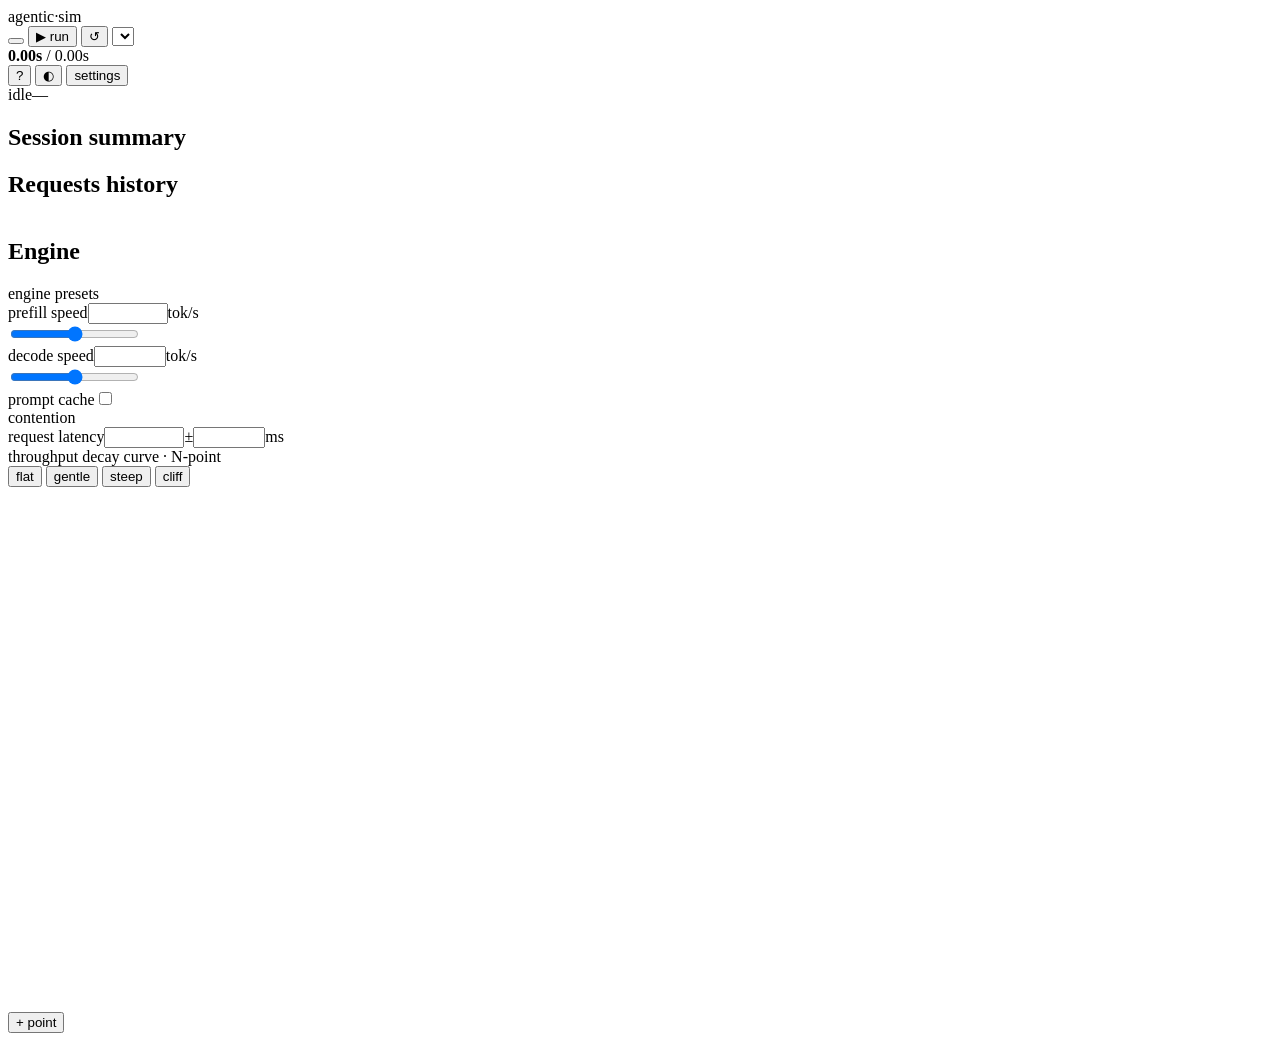
<file: src/index.html>
<!doctype html>
<html lang="en">
<head>
<meta charset="utf-8">
<meta name="viewport" content="width=device-width, initial-scale=1">
<title>Agentic Session Simulator</title>
<style>
/* inject:css */
</style>
<script>
/* Apply the theme before first paint: explicit ?theme= wins, otherwise follow
   the OS. window.AS_THEME is the single source the boot config reads, so the
   resolved theme can't disagree between head and script. */
(function () {
  var t = new URLSearchParams(location.search).get('theme');
  t = (t === 'light' || t === 'dark')
    ? t
    : ((window.matchMedia && window.matchMedia('(prefers-color-scheme: light)').matches) ? 'light' : 'dark');
  window.AS_THEME = t;
  document.documentElement.dataset.theme = t;
  /* On a narrow window the panel is a whole view rather than a sidebar, so the two cannot be
     up together. The session is the thing worth seeing, so it gets the space on load and the
     **settings** button in the header swaps between them. Decided here, before paint, for the same
     reason the theme is: opening the panel should not be the page's first motion. */
  if (window.matchMedia && window.matchMedia('(max-width: 900px)').matches)
    document.documentElement.classList.add('no-panel');
})();
</script>
</head>
<body>

<header class="topbar">
  <div class="brand">agentic<em>·</em>sim</div>
  <button id="pickSession" class="picker" title="Choose a built-in session scenario" aria-haspopup="dialog"></button>
  <button id="play" class="primary">▶ run</button>
  <button id="restart" title="Restart (R)">↺</button>
  <select id="speed" title="Playback speed"></select>
  <div class="seek" id="seek" role="slider" tabindex="0" aria-label="seek the run" aria-valuemin="0"><div class="track"></div><div class="played"></div><div class="head"></div></div>
  <div class="clock"><b id="tcur">0.00s</b> / <span id="tdur">0.00s</span></div>
  <div class="tail">
    <button id="introBtn" title="What this is, and the shortcuts" aria-label="about this tool">?</button>
    <button id="theme" title="Toggle theme" aria-label="toggle theme">◐</button>
    <button id="panelToggle" title="Toggle settings" aria-expanded="false">settings</button>
  </div>
</header>

<div class="phasebar" id="phase" data-phase="idle" role="button" tabindex="0"
     title="The phase the engine is in right now — queue, prefill, decode or tool call. Click (or enter/space) to step to the next phase, shift-click to step to the one before.">
  <div class="fill"></div><span class="k">idle</span><span class="v">—</span><span class="next"></span>
</div>

<main>
  <section class="transcript" id="transcript"></section>
  <aside class="panel" id="panel">
    <div class="card">
      <h2>Session summary</h2>
      <dl class="summary" id="summary"></dl>
    </div>

    <!-- the per-request rows are the detail behind the summary's totals, so they ride directly
         under that card rather than below the controls: a settings change re-renders them along
         with the summary, and the two are meant to be read together without scrolling -->
    <div class="card">
      <h2>Requests history</h2>
      <table id="reqTable"></table>
    </div>

    <div class="card">
      <h2>Engine</h2>
      <!-- named profiles for three of the things this card holds — the two speeds below and the request
           wait under that; the decay curve at the card's foot is deliberately not one of them. They
           come first because that is the order the card is read in — pick a machine,
           then adjust it — and because pressing one is what most people do with this card, not a
           discovery they make after they have already set three sliders. The buttons are built from
           PROFILES in the script, one source for the label, the note under it and the values written,
           so this holds the heading and the row they land in. The heading is a group caption like
           `contention` and carries the definition on hover the same way; it spends no rule above it,
           because there is nothing above it to be set off from. -->
      <div class="gsub"
           title="A machine, as prefill speed, decode speed and request latency — the three settings each button writes. The decay curve, the jitter and the prompt cache stay where they are. A button reads as current only while all three fields still match it.">engine presets</div>
      <div class="btns presets" id="profiles"></div>
      <!-- the name is a caption, not a label pointing at the control: a browser suppresses the
           title tooltip on such a label, and that is exactly the text you hover to learn what a
           setting means. So the row carries the note once and everything inside it — caption,
           field, unit, slider — answers with it by inheritance, while the control keeps its
           accessible name through aria-labelledby. What is given up is click-to-focus on the
           name; the field and slider are still clicked directly. -->
      <div class="ctl" title="Tokens per second while processing the prompt. A request re-reads only the part of the context that is not cached (if enabled), that is, the part that was added since the last request. Prefill speed decays as the context grows, following the decay curve.">
        <div class="row"><span class="cap" id="prefillName">prefill speed</span><input id="prefill" type="number" min="50" max="100000" step="50" aria-labelledby="prefillName"><span class="unit">tok/s</span></div>
        <input id="prefillRange" aria-label="prefill speed, as a slider" type="range" min="0" max="100" step="0.5">
      </div>
      <div class="ctl" title="Tokens per second while generating output: prose, chain of thought and tool calls. Decode speed decays as the context grows, following the decay curve.">
        <div class="row"><span class="cap" id="decodeName">decode speed</span><input id="decode" type="number" min="0" max="10000" step="5" aria-labelledby="decodeName"><span class="unit">tok/s</span></div>
        <input id="decodeRange" aria-label="decode speed, as a slider" type="range" min="0" max="100" step="0.5">
      </div>
      <div class="row" title="Cache prompt tokens between requests, so the engine does not have to re-process them on every turn. The cache is invalidated by a context compaction."><span class="cap" id="cacheName">prompt cache</span><input id="cache" type="checkbox" aria-labelledby="cacheName"><span class="unit"></span></div>
      <div class="gsub"
           title="Waits the engine imposes outside the model's own work. With latency and jitter both at zero, the run is a pure throughput model.">contention</div>
      <div class="row duo" title="Time it takes for the engine to start working on a request."><span class="cap" id="latencyName">request latency</span><input id="latency" type="number" min="0" max="120000" step="50" aria-labelledby="latencyName"><span class="pm" aria-hidden="true">±</span><input id="jitter" type="number" min="0" max="60000" step="50" aria-label="time variation in the request latency, in ms" title="Time variation in the request latency: each request waits a little more or a little less."><span class="unit">ms</span></div>
      <div class="hint" id="engineHint" title="Time to first token — how long before anything arrives: the queue wait, the prefill, and one decoded token."></div>
      <!-- the decay curve is not a setting beside these ones; it is the shape of the two speeds above,
           since each is a rate *at a point on this curve*. So it closes the engine card as a group in
           `contention`'s idiom — caption carrying the definition on hover, no heading of its own —
           rather than being the card after the one it has to be read against. -->
      <div class="gsub"
           title="How much of full speed the engine still manages as the context grows. Each point is a context size and the percentage of the prefill and decode speeds above that survives at it; both of them follow this curve. A preset writes this curve and the points table under it, and nothing else.">throughput decay curve · <span id="curveN">N</span>-point</div>
      <!-- the four named curves go above the thing they replace: pressing one redraws the chart and
           rewrites the table under it, so the choice comes first and its result after, the same way
           the engine presets sit above the fields they write. Equal quarters of the card for the same
           reason too, but one line tall — these four names fit a column without help, so they take no
           second line, and what each one means is on its hover note instead. The note is not here: it
           travels with the points it describes, in CURVES, and the script puts it on the button, so a
           name and the shape it loads cannot be edited apart. What is said here instead, on the
           caption like `engine presets` says its own, is what any of the four writes — once for the
           row, rather than four times over on its buttons. -->
      <div class="btns presets" id="curvePresets">
        <button data-curve="flat">flat</button>
        <button data-curve="gentle">gentle</button>
        <button data-curve="steep">steep</button>
        <button data-curve="cliff">cliff</button>
      </div>
      <svg class="chart" id="curveChart" viewBox="0 0 320 132" preserveAspectRatio="none"></svg>
      <table id="curveTable"></table>
      <!-- the one action on the table sits under it, and it needs no rule of its own to span the row:
           `.btns button` is `flex: 1 1 auto`, so a lone button in the row is the whole row -->
      <div class="btns"><button id="addPoint">+ point</button></div>
    </div>

  </aside>
</main>

<div class="backdrop" id="introBackdrop" hidden></div>
<!-- the guide: what the tool is, the phases and settings it works from, and two sessions to start
     with. Static prose in markup, because it is read rather than driven; the two cards under it are
     the only part the script fills, because their numbers are measured at the settings in force. It
     sits before the picker in the document so the picker, on the same z-index, stacks above it. -->
<div class="introModal" id="introModal" role="dialog" aria-modal="true"
     aria-labelledby="introTitle" tabindex="-1" hidden>
  <header class="pickHead">
    <h2 id="introTitle">Agentic Session Simulator</h2>
    <button id="introClose" class="primary" title="Close (Esc)">✕ close</button>
  </header>

  <div class="introBody">
    <p>
      Simulates an agentic AI session, showing where the inference engine and harness spend their time.
      Useful to understand how different performance parameters affect the user experience.
    </p>

    <p>A session is a sequence of turns, each turn being split in the following phases:</p>
    <ul class="legend">
      <li><i class="dot q"></i><span><b>queue</b> — the request waits on the engine to start processing it.</span></li>
      <li><i class="dot p"></i><span><b>prefill</b> — the engine reads the prompt and any prior context, and prepares to generate an answer.</span></li>
      <li><i class="dot d"></i><span><b>decode</b> — the engine writes the answer, and streams it back one token at a time.</span></li>
      <li><i class="dot t"></i><span><b>tool exec</b> — the harness runs a command and waits for its completion.</span></li>
    </ul>

    <h3>How to use</h3>
    <ul class="steps">
      <li><b>▶ run</b> starts the session; <b>❚❚ pause</b> pauses the session.</li>
      <li>The <b>header bar</b> displays a timeline of the whole run, with the current phase
        highlighted.<br><b>Click</b> or <b>drag</b> it to skip to any point in the run.</li>
      <li>The <b>phase bar</b> under the header displays the current phase and fills as that phase
        runs.<br><b>Click</b> it to step to the next phase, <b>shift-click</b> to step to the one
        before.</li>
      <li>Play with the <b>settings</b> on the right to see how they affect the session metrics and
        user experience.</li>
    </ul>

    <p>Pick a pre-recorded session to start:</p>
    <div class="introShapes" id="introShapes"></div>

    <h3>Inference engine options</h3>
    <ul class="specs">
      <li><b>prefill speed</b> — rate at which the engine can read the prompt and context.</li>
      <li><b>decode speed</b> — rate at which the engine can generate and stream the answer.</li>
      <li><b>engine presets</b> — a named machine as prefill, decode and request latency.</li>
      <li><b>prompt cache</b> — whether the engine re-reads the prompt and context every turn, or
        reuses them.</li>
      <li><b>request latency</b> — how long the request waits before the engine starts processing it.</li>
      <li><b>throughput decay curve</b> — how the engine's throughput decreases as the context grows.</li>
    </ul>

    <h3>Shortcuts</h3>
    <dl class="keys">
      <dt>space</dt><dd>play / pause</dd>
      <dt>R</dt><dd>restart from zero</dd>
      <dt>← →</dt><dd>seek one second, <b>shift</b> five</dd>
      <dt id="introSpeedKeys">1 – 7</dt><dd>playback speed, <span id="introSpeedRange">0.25× – 16×</span></dd>
      <dt>esc</dt><dd>close the panel in front</dd>
    </dl>
  </div>

  <footer class="introFoot">
    <button id="introBrowse">browse all sessions →</button>
  </footer>
</div>

<div class="backdrop" id="scenarioBackdrop" hidden></div>
<div class="pickerModal" id="scenarioPicker" role="dialog" aria-modal="true"
     aria-labelledby="scenarioPickerTitle" tabindex="-1" hidden>
  <header class="pickHead">
    <h2 id="scenarioPickerTitle">Choose a session</h2>
    <span class="pickSub">each measured at your current settings</span>
    <button id="pickClose" class="primary" title="Close (Esc)">✕ close</button>
  </header>
  <div class="pickList" id="scenarioList"></div>
</div>

<script>
/* inject:app */
</script>
</body>
</html>
</file>
